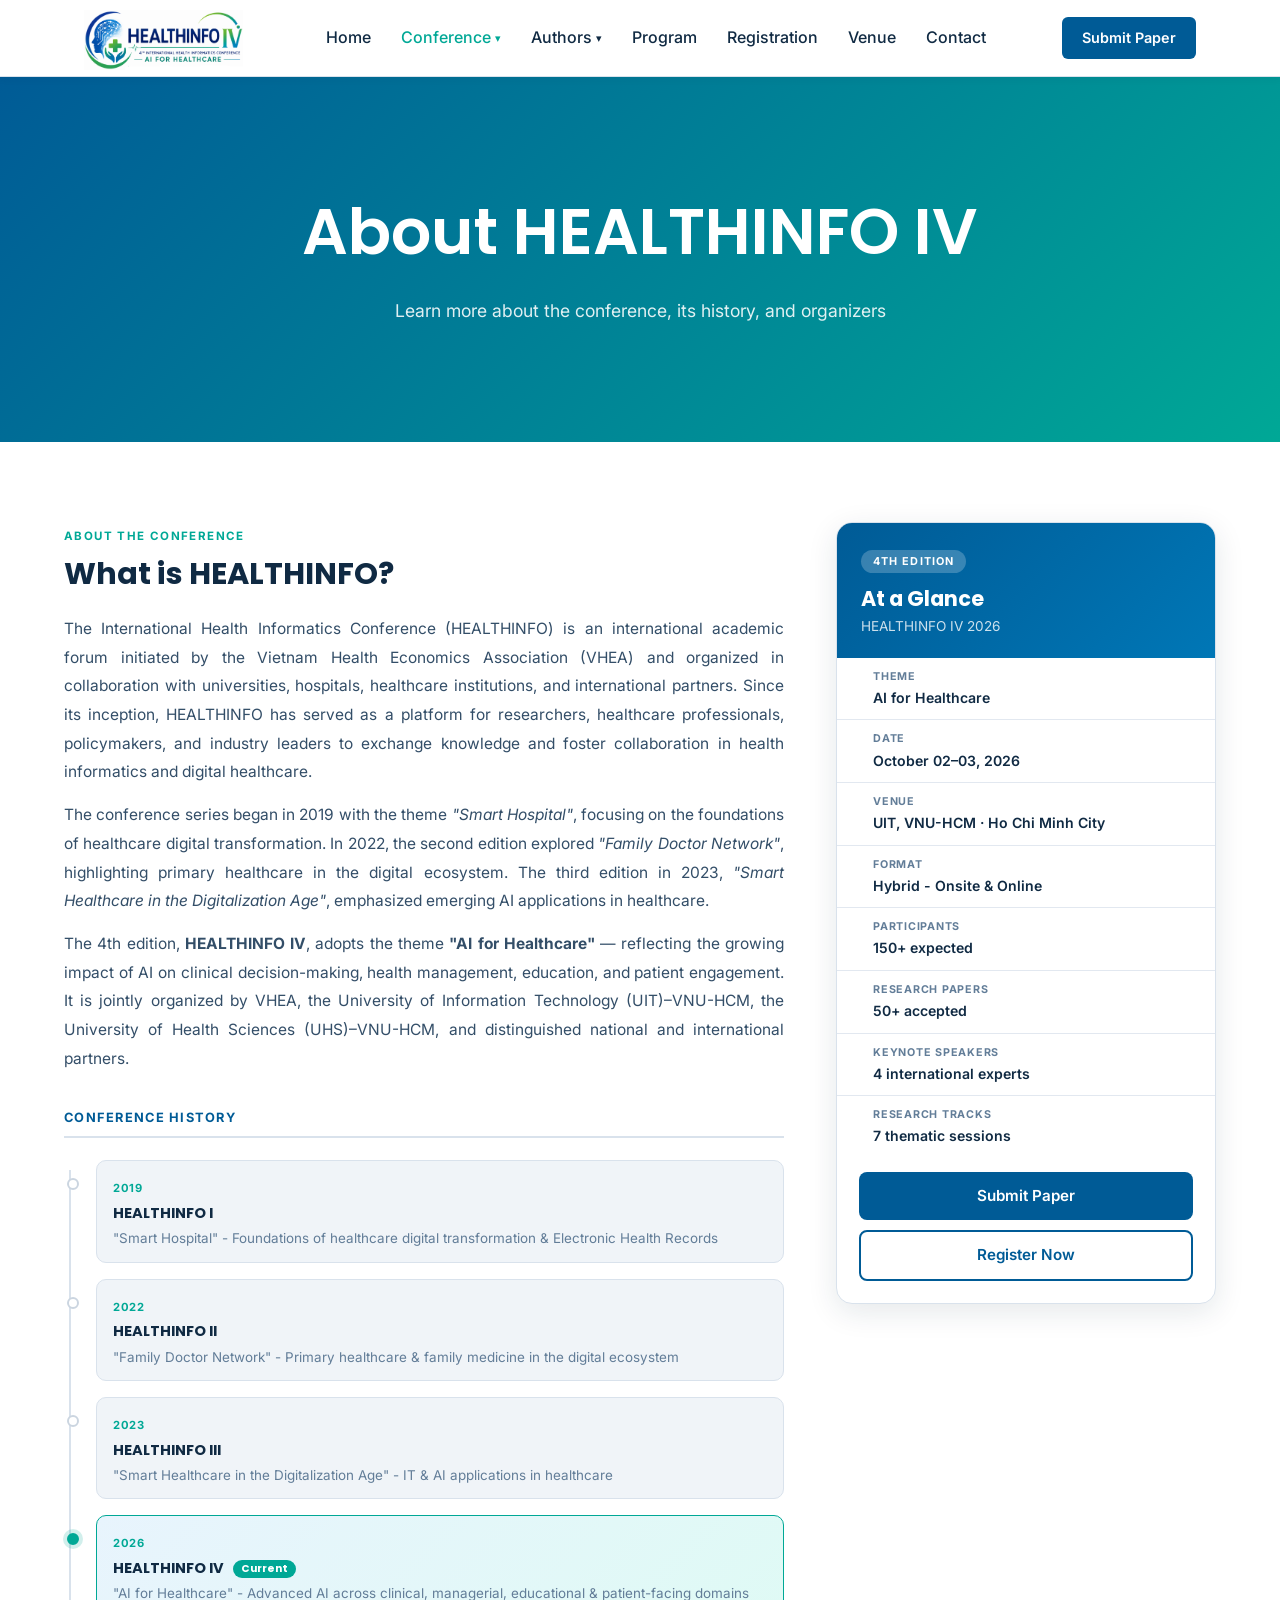
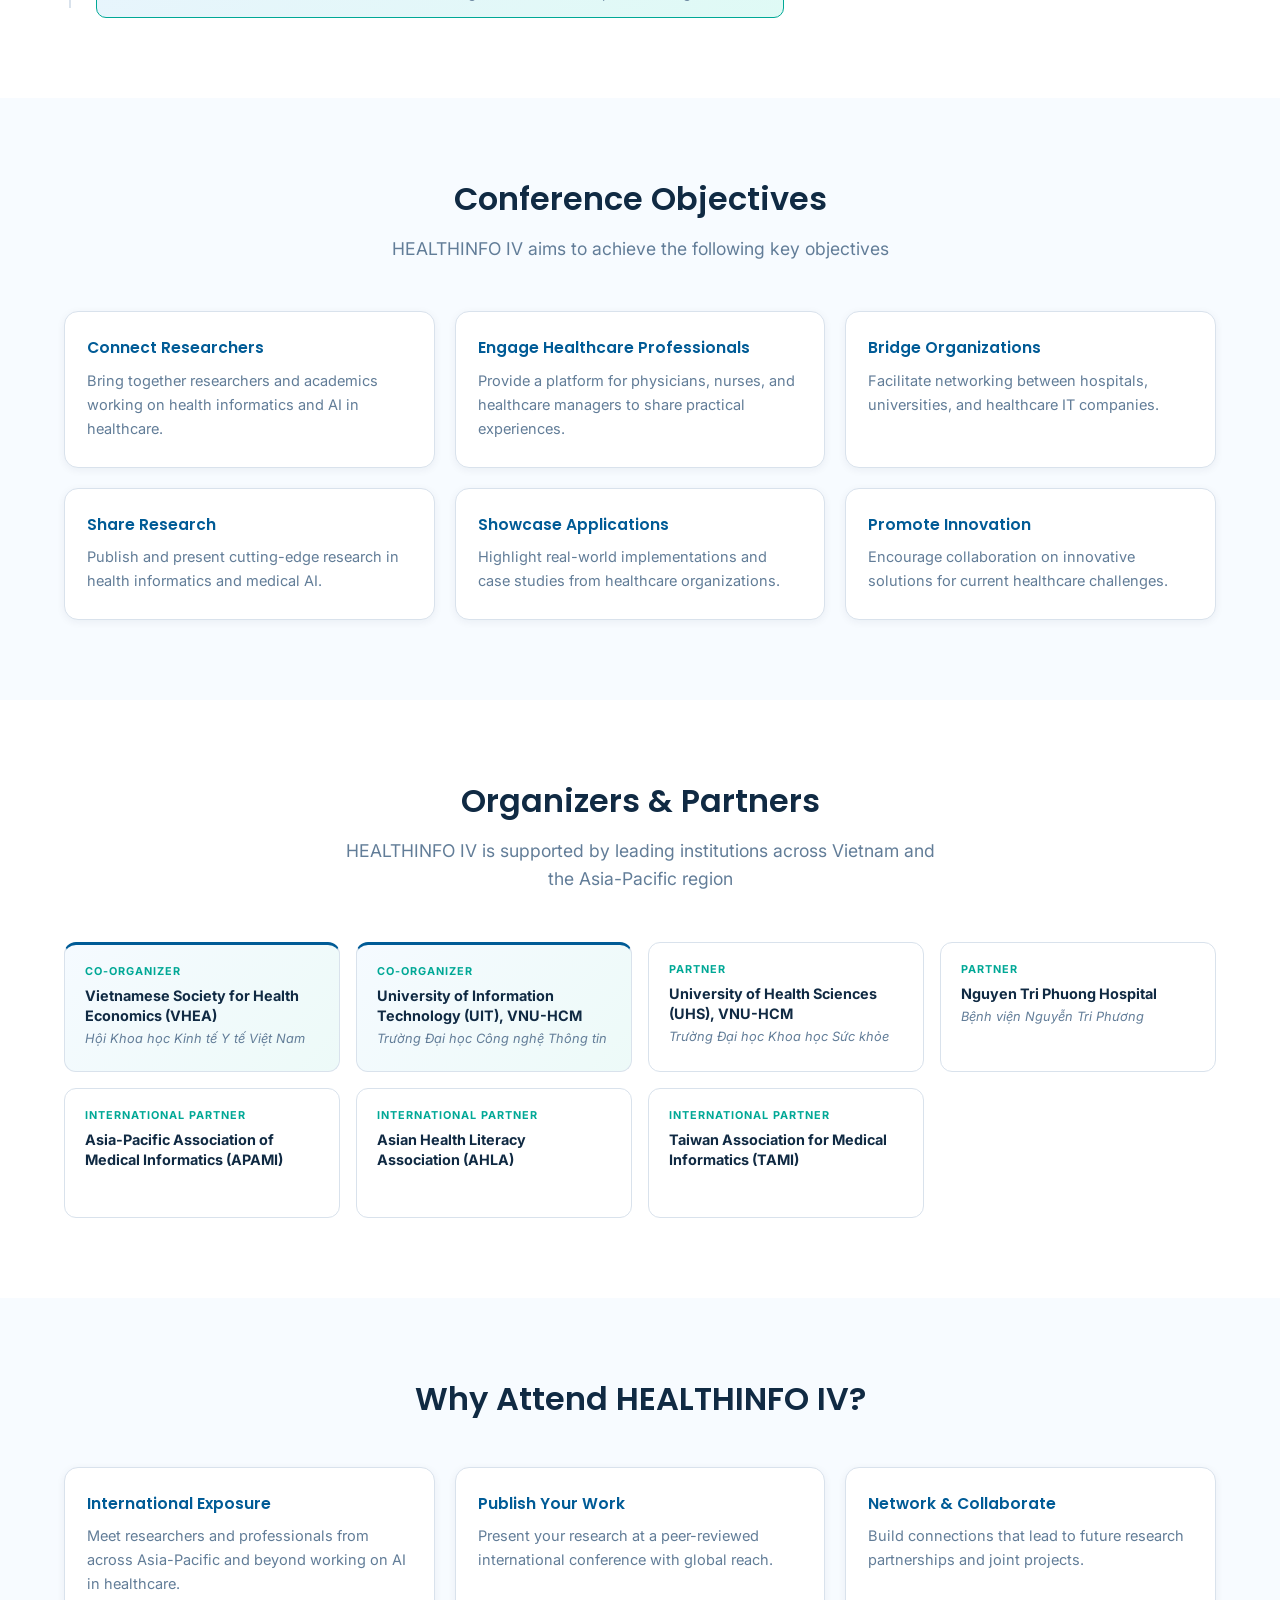
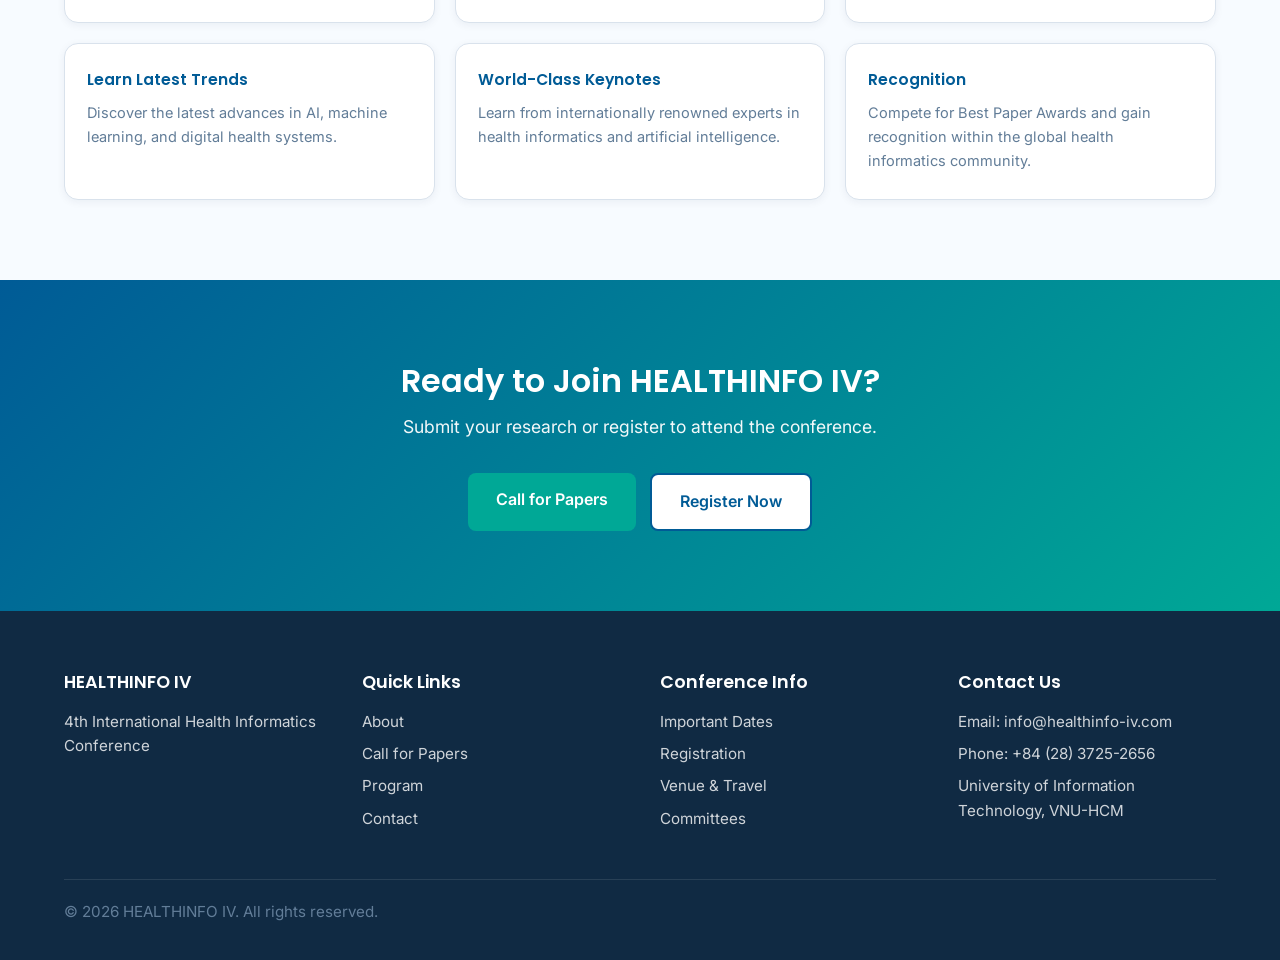
<file: about.html>
<!DOCTYPE html>
<html lang="en">
<head>
  <meta charset="UTF-8">
  <meta name="viewport" content="width=device-width, initial-scale=1.0">
  <title>About HEALTHINFO IV - International Health Informatics Conference</title>
  <link rel="stylesheet" href="assets/css/style.css">
  <link rel="icon" type="image/png" href="public/img/favicon.png">
</head>
<body>

  <!-- Header -->
  <header class="site-header" id="site-header">
    <div class="container header-wrapper">
      <a href="index.html" class="logo">
        <img src="public/img/logo-healthinfo.png" alt="HEALTHINFO IV Logo">
      </a>
      <nav class="main-nav" id="main-nav">
        <ul>
          <li><a href="index.html">Home</a></li>
          <li class="has-dropdown">
            <a href="#" class="dropdown-toggle nav-active">Conference <span class="arrow">▾</span></a>
            <ul class="dropdown">
              <li><a href="about.html">About</a></li>
              <li><a href="committees.html">Committees</a></li>
              <li><a href="speakers.html">Keynote Speakers</a></li>
            </ul>
          </li>
          <li class="has-dropdown">
            <a href="#" class="dropdown-toggle">Authors <span class="arrow">▾</span></a>
            <ul class="dropdown">
              <li><a href="call-for-papers.html">Call for Papers</a></li>
              <li><a href="important-dates.html">Important Dates</a></li>
            </ul>
          </li>
          <li><a href="program.html">Program</a></li>
          <li><a href="registration.html">Registration</a></li>
          <li><a href="venue.html">Venue</a></li>
          <li><a href="contact.html">Contact</a></li>
        </ul>
      </nav>
      <div class="header-right">
        <a href="call-for-papers.html" class="btn nav-cta-btn">Submit Paper</a>
        <button class="menu-toggle" id="menu-toggle" aria-label="Toggle menu">
          <span></span><span></span><span></span>
        </button>
      </div>
    </div>
  </header>

  <!-- Page Hero -->
  <section class="hero" style="min-height:280px; background:linear-gradient(135deg,#005b96 0%,#00a896 100%);">
    <div class="container hero-content">
      <h1>About HEALTHINFO IV</h1>
      <p class="page-hero-sub">Learn more about the conference, its history, and organizers</p>
    </div>
  </section>

  <!-- ── Main: intro + glance card ── -->
  <section class="section">
    <div class="container">
      <div class="ab-grid">

        <!-- Left -->
        <div>
          <span class="ab-eyebrow">About the Conference</span>
          <h2 class="ab-title">What is HEALTHINFO?</h2>
          <div class="ab-body">
            <p>The International Health Informatics Conference (HEALTHINFO) is an international academic forum initiated by the Vietnam Health Economics Association (VHEA) and organized in collaboration with universities, hospitals, healthcare institutions, and international partners. Since its inception, HEALTHINFO has served as a platform for researchers, healthcare professionals, policymakers, and industry leaders to exchange knowledge and foster collaboration in health informatics and digital healthcare.</p>
            <p>The conference series began in 2019 with the theme <em>"Smart Hospital"</em>, focusing on the foundations of healthcare digital transformation. In 2022, the second edition explored <em>"Family Doctor Network"</em>, highlighting primary healthcare in the digital ecosystem. The third edition in 2023, <em>"Smart Healthcare in the Digitalization Age"</em>, emphasized emerging AI applications in healthcare.</p>
            <p>The 4th edition, <strong>HEALTHINFO IV</strong>, adopts the theme <strong>"AI for Healthcare"</strong> — reflecting the growing impact of AI on clinical decision-making, health management, education, and patient engagement. It is jointly organized by VHEA, the University of Information Technology (UIT)&ndash;VNU-HCM, the University of Health Sciences (UHS)&ndash;VNU-HCM, and distinguished national and international partners.</p>
          </div>

          <h3 class="ab-hist-heading">Conference History</h3>
          <div class="tl">
            <div class="tl-item">
              <div class="tl-dot"></div>
              <div class="tl-box">
                <span class="tl-year">2019</span>
                <strong>HEALTHINFO I</strong>
                <p>"Smart Hospital" - Foundations of healthcare digital transformation &amp; Electronic Health Records</p>
              </div>
            </div>
            <div class="tl-item">
              <div class="tl-dot"></div>
              <div class="tl-box">
                <span class="tl-year">2022</span>
                <strong>HEALTHINFO II</strong>
                <p>"Family Doctor Network" - Primary healthcare &amp; family medicine in the digital ecosystem</p>
              </div>
            </div>
            <div class="tl-item">
              <div class="tl-dot"></div>
              <div class="tl-box">
                <span class="tl-year">2023</span>
                <strong>HEALTHINFO III</strong>
                <p>"Smart Healthcare in the Digitalization Age" - IT &amp; AI applications in healthcare</p>
              </div>
            </div>
            <div class="tl-item is-current">
              <div class="tl-dot"></div>
              <div class="tl-box">
                <span class="tl-year">2026</span>
                <strong>HEALTHINFO IV <span class="tl-badge">Current</span></strong>
                <p>"AI for Healthcare" - Advanced AI across clinical, managerial, educational &amp; patient-facing domains</p>
              </div>
            </div>
          </div>
        </div>

        <!-- Right: At a Glance -->
        <div class="gc">
          <div class="gc-head">
            <span class="gc-badge">4th Edition</span>
            <h3>At a Glance</h3>
            <p>HEALTHINFO IV 2026</p>
          </div>
          <ul class="gc-rows">
            <li>
              <span class="gc-icon"></span>
              <div class="gc-info"><span class="gc-label">Theme</span><span class="gc-value">AI for Healthcare</span></div>
            </li>
            <li>
              <span class="gc-icon"></span>
              <div class="gc-info"><span class="gc-label">Date</span><span class="gc-value">October 02&ndash;03, 2026</span></div>
            </li>
            <li>
              <span class="gc-icon"></span>
              <div class="gc-info"><span class="gc-label">Venue</span><span class="gc-value">UIT, VNU-HCM &middot; Ho Chi Minh City</span></div>
            </li>
            <li>
              <span class="gc-icon"></span>
              <div class="gc-info"><span class="gc-label">Format</span><span class="gc-value">Hybrid - Onsite &amp; Online</span></div>
            </li>
            <li>
              <span class="gc-icon"></span>
              <div class="gc-info"><span class="gc-label">Participants</span><span class="gc-value">150+ expected</span></div>
            </li>
            <li>
              <span class="gc-icon"></span>
              <div class="gc-info"><span class="gc-label">Research Papers</span><span class="gc-value">50+ accepted</span></div>
            </li>
            <li>
              <span class="gc-icon"></span>
              <div class="gc-info"><span class="gc-label">Keynote Speakers</span><span class="gc-value">4 international experts</span></div>
            </li>
            <li>
              <span class="gc-icon"></span>
              <div class="gc-info"><span class="gc-label">Research Tracks</span><span class="gc-value">7 thematic sessions</span></div>
            </li>
          </ul>
          <div class="gc-foot">
            <a href="call-for-papers.html" class="gc-btn-primary">Submit Paper</a>
            <a href="registration.html" class="gc-btn-outline">Register Now</a>
          </div>
        </div>

      </div>
    </div>
  </section>

  <!-- ── Conference Objectives ── -->
  <section class="section bg-light">
    <div class="container">
      <div class="section-title">
        <h2>Conference Objectives</h2>
        <p>HEALTHINFO IV aims to achieve the following key objectives</p>
      </div>
      <div class="feat-grid">
        <div class="feat-card">
          <h3>Connect Researchers</h3>
          <p>Bring together researchers and academics working on health informatics and AI in healthcare.</p>
        </div>
        <div class="feat-card">
          <h3>Engage Healthcare Professionals</h3>
          <p>Provide a platform for physicians, nurses, and healthcare managers to share practical experiences.</p>
        </div>
        <div class="feat-card">
          <h3>Bridge Organizations</h3>
          <p>Facilitate networking between hospitals, universities, and healthcare IT companies.</p>
        </div>
        <div class="feat-card">
          <h3>Share Research</h3>
          <p>Publish and present cutting-edge research in health informatics and medical AI.</p>
        </div>
        <div class="feat-card">
          <h3>Showcase Applications</h3>
          <p>Highlight real-world implementations and case studies from healthcare organizations.</p>
        </div>
        <div class="feat-card">
          <h3>Promote Innovation</h3>
          <p>Encourage collaboration on innovative solutions for current healthcare challenges.</p>
        </div>
      </div>
    </div>
  </section>

  <!-- ── Organizers & Partners ── -->
  <section class="section">
    <div class="container">
      <div class="section-title">
        <h2>Organizers &amp; Partners</h2>
        <p>HEALTHINFO IV is supported by leading institutions across Vietnam and the Asia-Pacific region</p>
      </div>
      <div class="about-org-grid">
        <div class="org-card is-main">
          <div class="org-role">Co-organizer</div>
          <strong>Vietnamese Society for Health Economics (VHEA)</strong>
          <span>Hội Khoa học Kinh tế Y tế Việt Nam</span>
        </div>
        <div class="org-card is-main">
          <div class="org-role">Co-organizer</div>
          <strong>University of Information Technology (UIT), VNU-HCM</strong>
          <span>Trường Đại học Công nghệ Thông tin</span>
        </div>
        <div class="org-card">
          <div class="org-role">Partner</div>
          <strong>University of Health Sciences (UHS), VNU-HCM</strong>
          <span>Trường Đại học Khoa học Sức khỏe</span>
        </div>
        <div class="org-card">
          <div class="org-role">Partner</div>
          <strong>Nguyen Tri Phuong Hospital</strong>
          <span>Bệnh viện Nguyễn Tri Phương</span>
        </div>
        <div class="org-card">
          <div class="org-role">International Partner</div>
          <strong>Asia-Pacific Association of Medical Informatics (APAMI)</strong>
        </div>
        <div class="org-card">
          <div class="org-role">International Partner</div>
          <strong>Asian Health Literacy Association (AHLA)</strong>
        </div>
        <div class="org-card">
          <div class="org-role">International Partner</div>
          <strong>Taiwan Association for Medical Informatics (TAMI)</strong>
        </div>
      </div>
    </div>
  </section>

  <!-- ── Why Attend ── -->
  <section class="section bg-light">
    <div class="container">
      <div class="section-title">
        <h2>Why Attend HEALTHINFO IV?</h2>
      </div>
      <div class="feat-grid">
        <div class="feat-card">
          <h3>International Exposure</h3>
          <p>Meet researchers and professionals from across Asia-Pacific and beyond working on AI in healthcare.</p>
        </div>
        <div class="feat-card">
          <h3>Publish Your Work</h3>
          <p>Present your research at a peer-reviewed international conference with global reach.</p>
        </div>
        <div class="feat-card">
          <h3>Network &amp; Collaborate</h3>
          <p>Build connections that lead to future research partnerships and joint projects.</p>
        </div>
        <div class="feat-card">
          <h3>Learn Latest Trends</h3>
          <p>Discover the latest advances in AI, machine learning, and digital health systems.</p>
        </div>
        <div class="feat-card">
          <h3>World-Class Keynotes</h3>
          <p>Learn from internationally renowned experts in health informatics and artificial intelligence.</p>
        </div>
        <div class="feat-card">
          <h3>Recognition</h3>
          <p>Compete for Best Paper Awards and gain recognition within the global health informatics community.</p>
        </div>
      </div>
    </div>
  </section>

  <!-- ── CTA ── -->
  <section class="section cta-section">
    <div class="container">
      <div class="cta-content">
        <h2>Ready to Join HEALTHINFO IV?</h2>
        <p>Submit your research or register to attend the conference.</p>
        <div class="hero-actions">
          <a href="call-for-papers.html" class="btn primary-btn">Call for Papers</a>
          <a href="registration.html" class="btn secondary-btn">Register Now</a>
        </div>
      </div>
    </div>
  </section>

  <!-- Footer -->
  <footer class="site-footer">
    <div class="container">
      <div class="footer-grid">
        <div class="footer-col">
          <h4>HEALTHINFO IV</h4>
          <p>4th International Health Informatics Conference</p>
        </div>
        <div class="footer-col">
          <h4>Quick Links</h4>
          <ul>
            <li><a href="about.html">About</a></li>
            <li><a href="call-for-papers.html">Call for Papers</a></li>
            <li><a href="program.html">Program</a></li>
            <li><a href="contact.html">Contact</a></li>
          </ul>
        </div>
        <div class="footer-col">
          <h4>Conference Info</h4>
          <ul>
            <li><a href="important-dates.html">Important Dates</a></li>
            <li><a href="registration.html">Registration</a></li>
            <li><a href="venue.html">Venue &amp; Travel</a></li>
            <li><a href="committees.html">Committees</a></li>
          </ul>
        </div>
        <div class="footer-col">
          <h4>Contact Us</h4>
          <p>Email: info@healthinfo-iv.com</p>
          <p>Phone: +84 (28) 3725-2656</p>
          <p>University of Information Technology, VNU-HCM</p>
        </div>
      </div>
      <div class="footer-bottom">
        <p>&copy; 2026 HEALTHINFO IV. All rights reserved.</p>
      </div>
    </div>
  </footer>

  <script src="assets/js/main.js"></script>
</body>
</html>
</file>
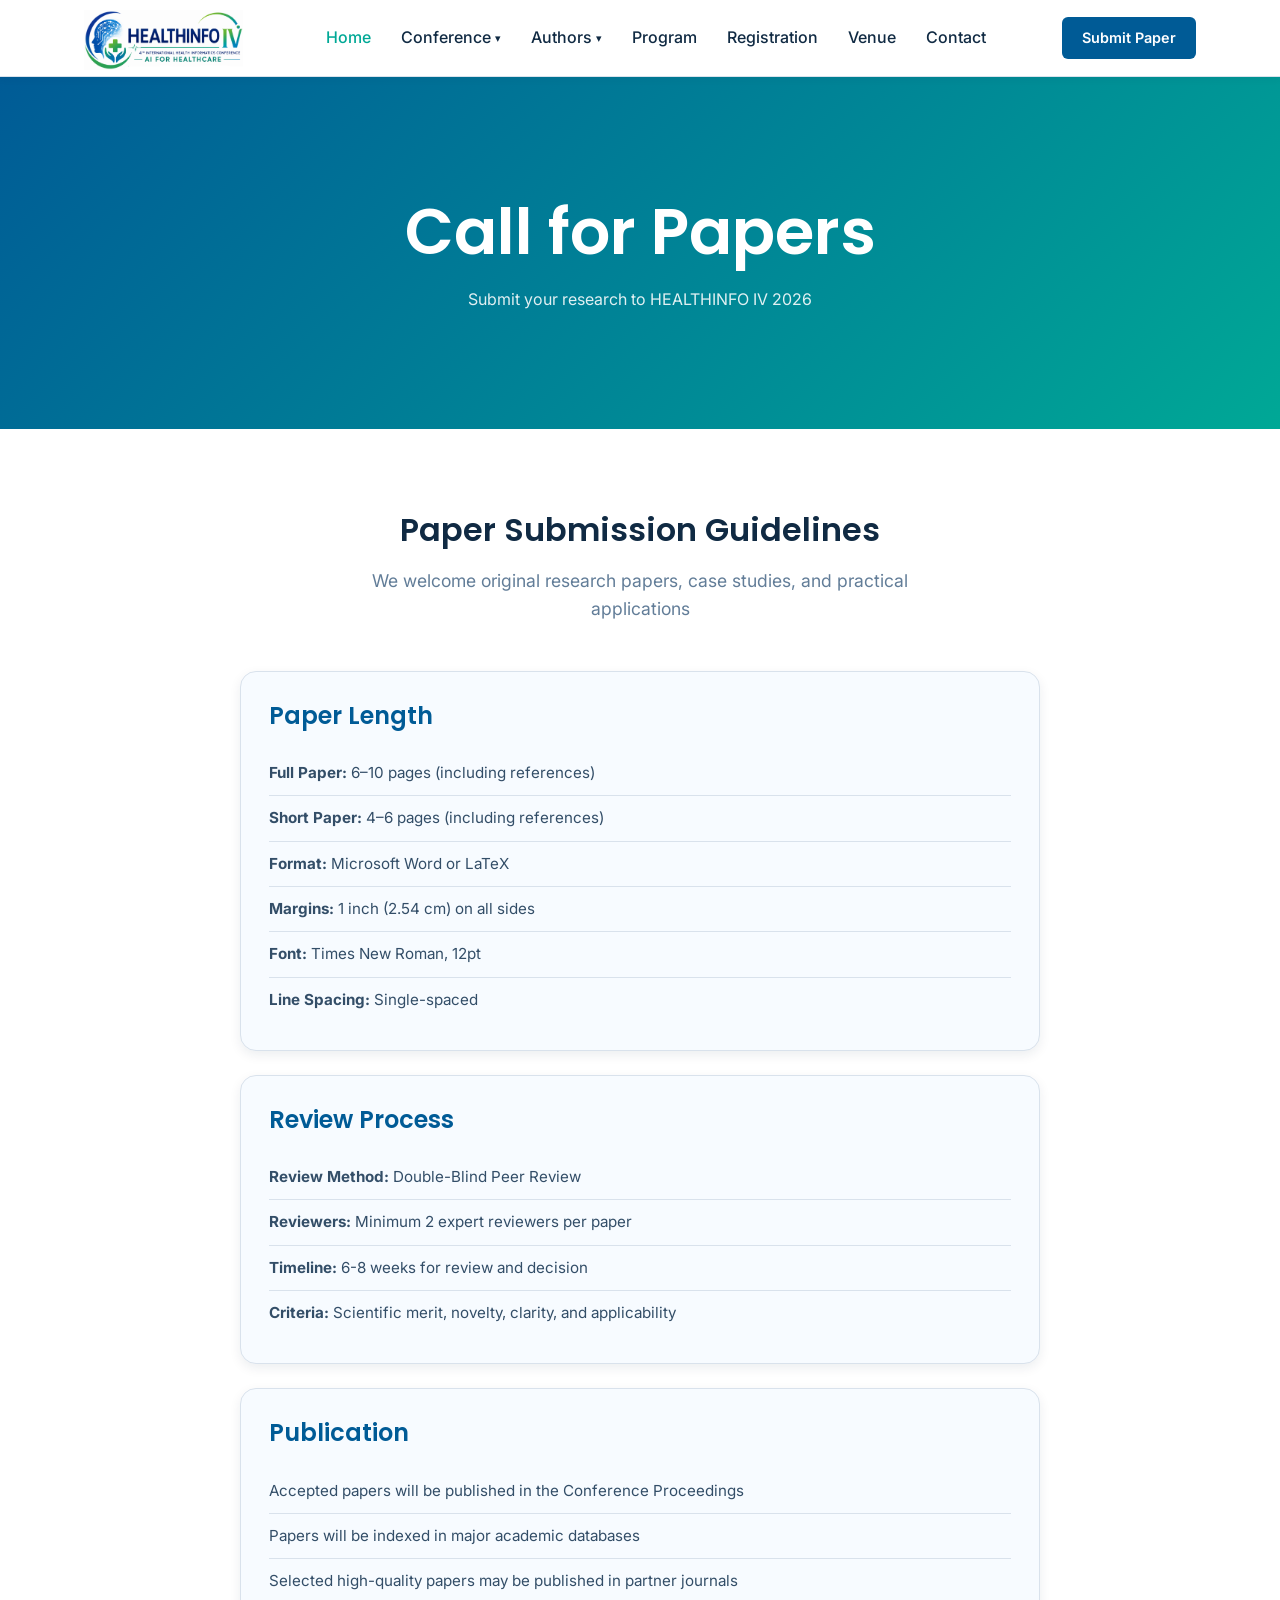
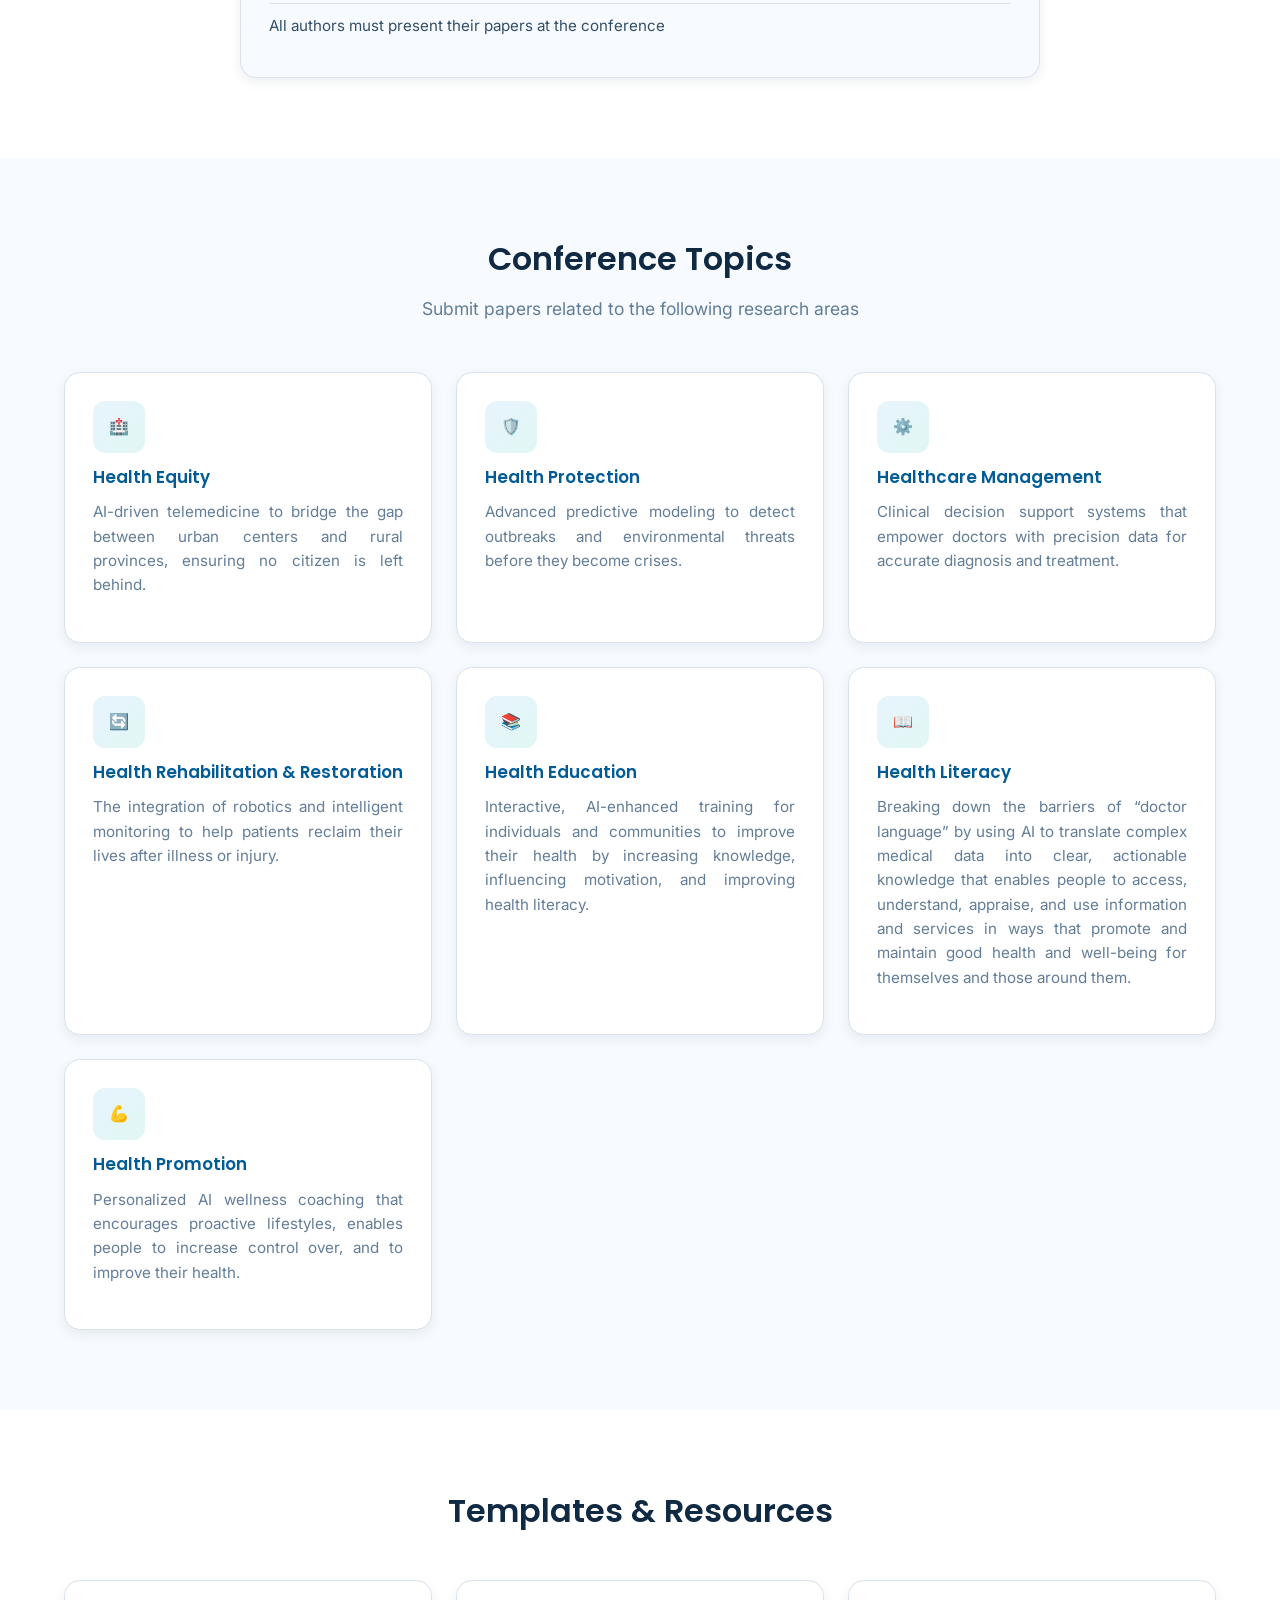
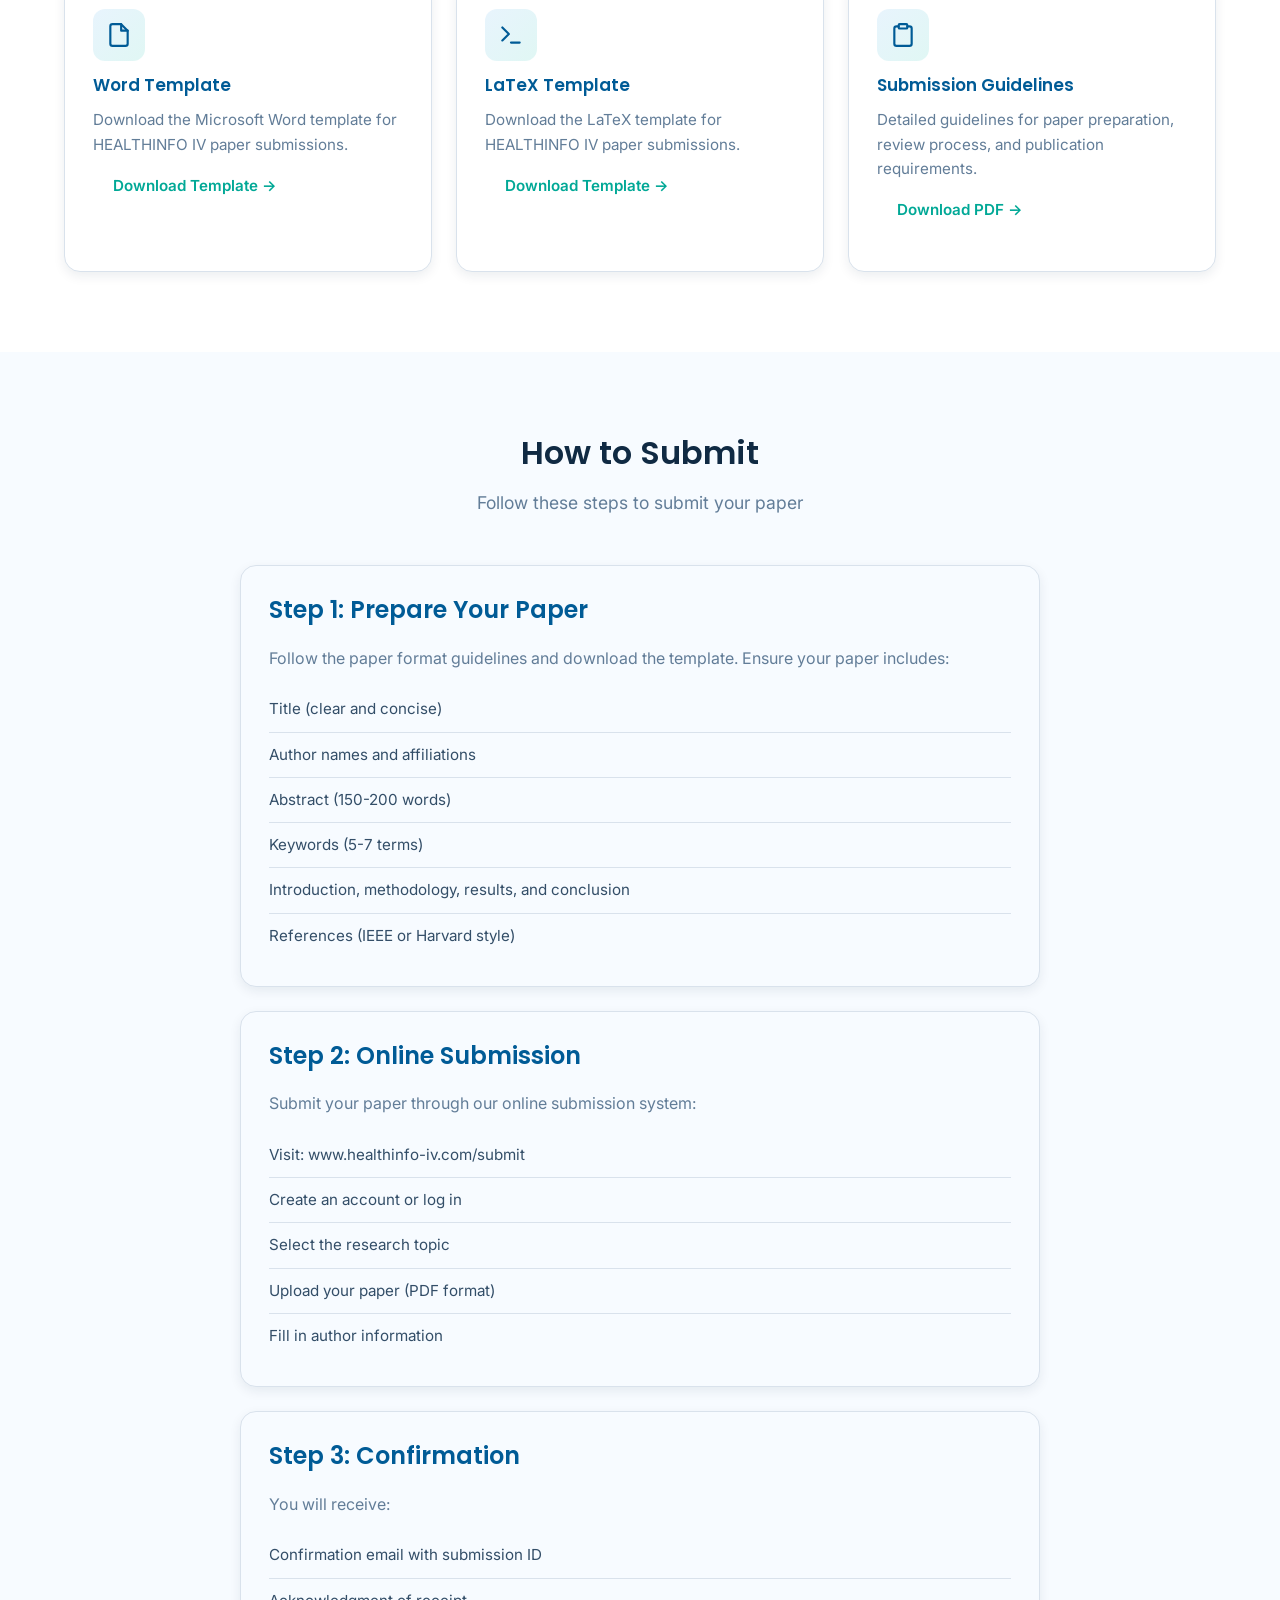
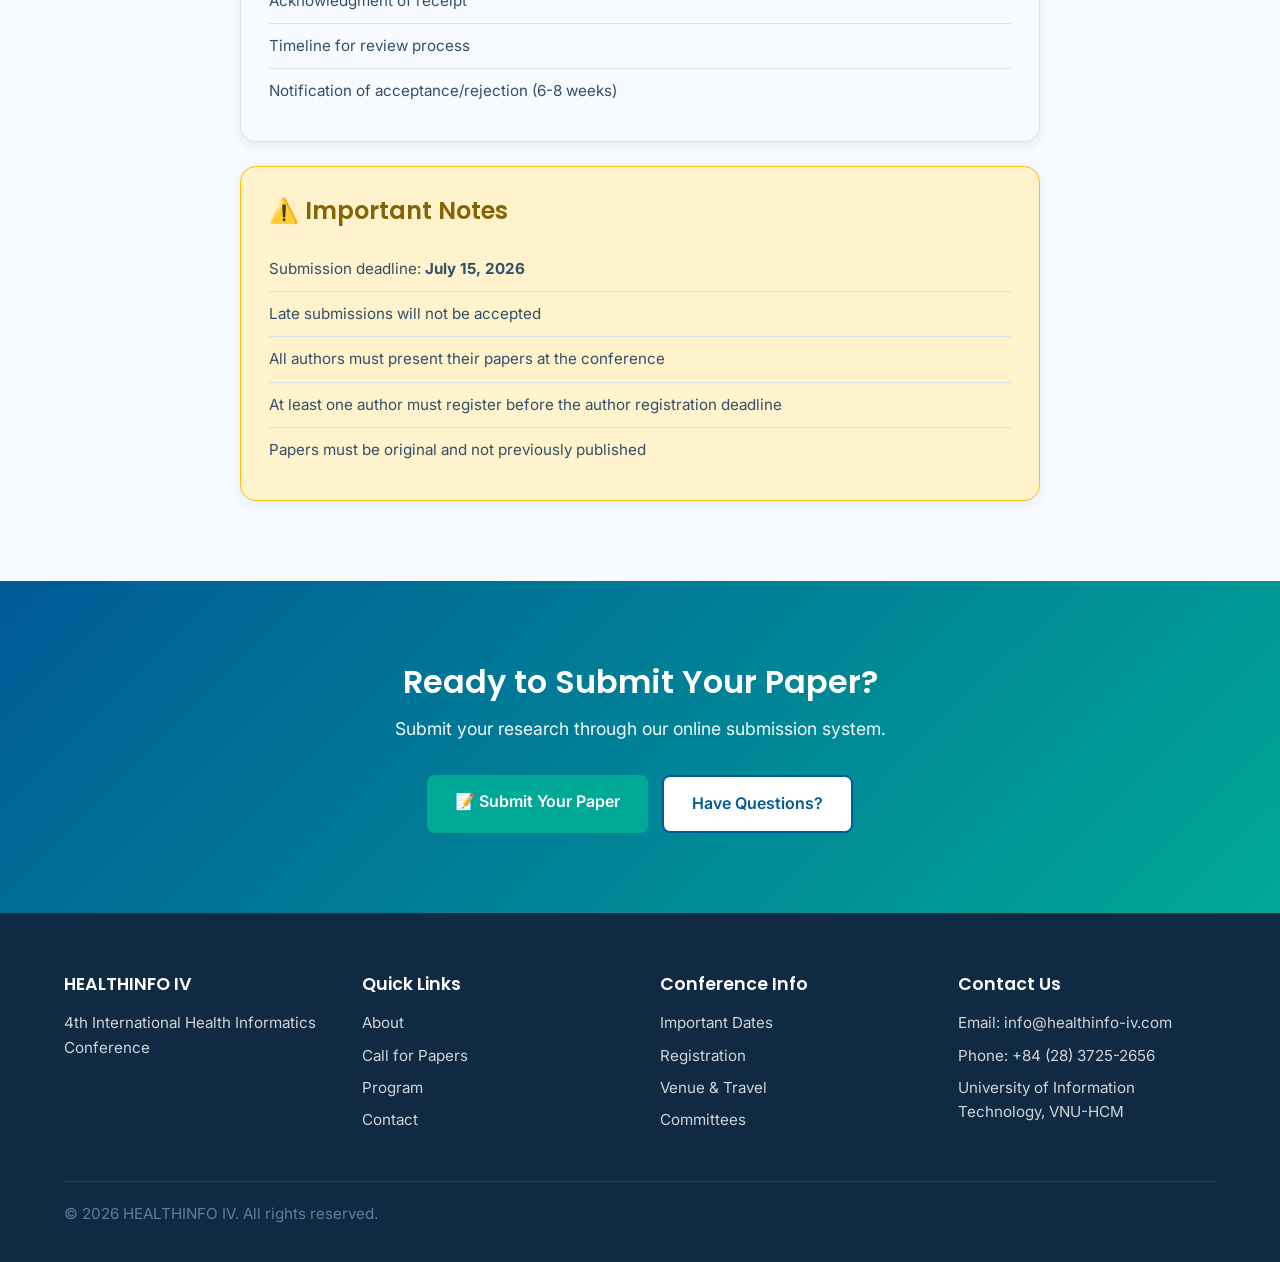
<file: call-for-papers.html>
<!DOCTYPE html>
<html lang="en">
<head>
  <meta charset="UTF-8">
  <meta name="viewport" content="width=device-width, initial-scale=1.0">
  <title>Call for Papers - HEALTHINFO IV 2026</title>
  <link rel="stylesheet" href="assets/css/style.css">
  <link rel="icon" type="image/png" href="public/img/favicon.png"> 
</head>
<body>

<!-- Header -->
  <header class="site-header" id="site-header">
    <div class="container header-wrapper">
      <a href="index.html" class="logo">
        <img src="public/img/logo-healthinfo.png" alt="HEALTHINFO IV Logo">
        
      </a>

      <nav class="main-nav" id="main-nav">
        <ul>
          <li><a href="index.html" class="nav-active">Home</a></li>
          <li class="has-dropdown">
            <a href="#" class="dropdown-toggle">Conference <span class="arrow">▾</span></a>
            <ul class="dropdown">
              <li><a href="about.html">About</a></li>
              <li><a href="committees.html">Committees</a></li>
              <li><a href="speakers.html">Keynote Speakers</a></li>
            </ul>
          </li>
          <li class="has-dropdown">
            <a href="#" class="dropdown-toggle">Authors <span class="arrow">▾</span></a>
            <ul class="dropdown">
              <li><a href="call-for-papers.html">Call for Papers</a></li>
              <li><a href="important-dates.html">Important Dates</a></li>
            </ul>
          </li>
          <li><a href="program.html">Program</a></li>
          <li><a href="registration.html">Registration</a></li>
          <li><a href="venue.html">Venue</a></li>
          <li><a href="contact.html">Contact</a></li>
        </ul>
      </nav>

      <div class="header-right">
        <a href="call-for-papers.html" class="btn nav-cta-btn">Submit Paper</a>
        <button class="menu-toggle" id="menu-toggle" aria-label="Toggle menu">
          <span></span><span></span><span></span>
        </button>
      </div>
    </div>
  </header>

  <!-- Page Title -->
  <section class="hero" style="min-height: 300px; background: linear-gradient(135deg, #005b96 0%, #00a896 100%);">
    <div class="container hero-content">
      <h1>Call for Papers</h1>
      <p>Submit your research to HEALTHINFO IV 2026</p>
    </div>
  </section>

  <!-- Paper Submission -->
  <section class="section">
    <div class="container">
      <div class="section-title">
        <h2>Paper Submission Guidelines</h2>
        <p>We welcome original research papers, case studies, and practical applications</p>
      </div>

      <div style="max-width: 800px; margin: 0 auto;">
        <div class="about-card" style="margin-bottom: 24px;">
          <h3>Paper Length</h3>
          <ul class="overview-list">
            <li><strong>Full Paper:</strong> 6–10 pages (including references)</li>
            <li><strong>Short Paper:</strong> 4–6 pages (including references)</li>
            <li><strong>Format:</strong> Microsoft Word or LaTeX</li>
            <li><strong>Margins:</strong> 1 inch (2.54 cm) on all sides</li>
            <li><strong>Font:</strong> Times New Roman, 12pt</li>
            <li><strong>Line Spacing:</strong> Single-spaced</li>
          </ul>
        </div>

        <div class="about-card" style="margin-bottom: 24px;">
          <h3>Review Process</h3>
          <ul class="overview-list">
            <li><strong>Review Method:</strong> Double-Blind Peer Review</li>
            <li><strong>Reviewers:</strong> Minimum 2 expert reviewers per paper</li>
            <li><strong>Timeline:</strong> 6-8 weeks for review and decision</li>
            <li><strong>Criteria:</strong> Scientific merit, novelty, clarity, and applicability</li>
          </ul>
        </div>

        <div class="about-card">
          <h3>Publication</h3>
          <ul class="overview-list">
            <li>Accepted papers will be published in the Conference Proceedings</li>
            <li>Papers will be indexed in major academic databases</li>
            <li>Selected high-quality papers may be published in partner journals</li>
            <li>All authors must present their papers at the conference</li>
          </ul>
        </div>
      </div>
    </div>
  </section>

  <!-- Conference Topics -->
  <section class="section" style="background: var(--light-color);">
    <div class="container">
      <div class="section-title">
        <h2>Conference Topics</h2>
        <p>Submit papers related to the following research areas</p>
      </div>

<div class="topics-grid">
        <div class="topic-card reveal-up">
          <div class="topic-icon-wrap"><span class="topic-icon">🏥</span></div>
          <h3>Health Equity</h3>
          <p>AI-driven telemedicine to bridge the gap between urban centers and rural provinces, ensuring no citizen is left behind.</p>
        </div>
        <div class="topic-card reveal-up" style="animation-delay:.06s">
          <div class="topic-icon-wrap"><span class="topic-icon">🛡️</span></div>
          <h3>Health Protection</h3>
          <p>Advanced predictive modeling to detect outbreaks and environmental threats before they become crises.</p>
        </div>
        <div class="topic-card reveal-up" style="animation-delay:.12s">
          <div class="topic-icon-wrap"><span class="topic-icon">⚙️</span></div>
          <h3>Healthcare Management</h3>
          <p>Clinical decision support systems that empower doctors with precision data for accurate diagnosis and treatment.</p>
        </div>
        <div class="topic-card reveal-up" style="animation-delay:.18s">
          <div class="topic-icon-wrap"><span class="topic-icon">🔄</span></div>
          <h3>Health Rehabilitation & Restoration</h3>
          <p>The integration of robotics and intelligent monitoring to help patients reclaim their lives after illness or injury.</p>
        </div>
        <div class="topic-card reveal-up" style="animation-delay:.24s">
          <div class="topic-icon-wrap"><span class="topic-icon">📚</span></div>
          <h3>Health Education</h3>
          <p>Interactive, AI-enhanced training for individuals and communities to improve their health by increasing knowledge, influencing motivation, and improving health literacy.</p>
        </div>
        <div class="topic-card reveal-up" style="animation-delay:.30s">
          <div class="topic-icon-wrap"><span class="topic-icon">📖</span></div>
          <h3>Health Literacy</h3>
          <p>Breaking down the barriers of “doctor language” by using AI to translate complex medical data into clear, actionable knowledge that enables people to access, understand, appraise, and use information and services in ways that promote and maintain good health and well-being for themselves and those around them.</p>
        </div>
        <div class="topic-card reveal-up" style="animation-delay:.36s">
          <div class="topic-icon-wrap"><span class="topic-icon">💪</span></div>
          <h3>Health Promotion</h3>
          <p>Personalized AI wellness coaching that encourages proactive lifestyles, enables people to increase control over, and to improve their health.</p>
        </div>
      </div>
    </div>
  </section>

  <!-- Templates & Resources -->
  <section class="section">
    <div class="container">
      <div class="section-title">
        <h2>Templates & Resources</h2>
      </div>

      <div class="topics-grid">
        <div class="topic-card">
          <div class="topic-icon-wrap"><svg viewBox="0 0 24 24" width="26" height="26" fill="none" stroke="currentColor" stroke-width="2" stroke-linecap="round" stroke-linejoin="round"><path d="M14 2H6a2 2 0 0 0-2 2v16a2 2 0 0 0 2 2h12a2 2 0 0 0 2-2V8z"/><polyline points="14 2 14 8 20 8"/></svg></div>
          <h3>Word Template</h3>
          <p>Download the Microsoft Word template for HEALTHINFO IV paper submissions.</p>
          <a href="#download" class="card-link">Download Template &rarr;</a>
        </div>

        <div class="topic-card">
          <div class="topic-icon-wrap"><svg viewBox="0 0 24 24" width="26" height="26" fill="none" stroke="currentColor" stroke-width="2" stroke-linecap="round" stroke-linejoin="round"><polyline points="4 17 10 11 4 5"/><line x1="12" y1="19" x2="20" y2="19"/></svg></div>
          <h3>LaTeX Template</h3>
          <p>Download the LaTeX template for HEALTHINFO IV paper submissions.</p>
          <a href="#download" class="card-link">Download Template &rarr;</a>
        </div>

        <div class="topic-card">
          <div class="topic-icon-wrap"><svg viewBox="0 0 24 24" width="26" height="26" fill="none" stroke="currentColor" stroke-width="2" stroke-linecap="round" stroke-linejoin="round"><path d="M16 4h2a2 2 0 0 1 2 2v14a2 2 0 0 1-2 2H6a2 2 0 0 1-2-2V6a2 2 0 0 1 2-2h2"/><rect x="8" y="2" width="8" height="4" rx="1"/></svg></div>
          <h3>Submission Guidelines</h3>
          <p>Detailed guidelines for paper preparation, review process, and publication requirements.</p>
          <a href="#download" class="card-link">Download PDF &rarr;</a>
        </div>
      </div>
    </div>
  </section>

  <!-- Submission Instructions -->
  <section class="section" style="background: var(--light-color);">
    <div class="container">
      <div class="section-title">
        <h2>How to Submit</h2>
        <p>Follow these steps to submit your paper</p>
      </div>

      <div style="max-width: 800px; margin: 0 auto;">
        <div style="display: grid; gap: 24px;">
          <div class="about-card">
            <h3>Step 1: Prepare Your Paper</h3>
            <p>Follow the paper format guidelines and download the template. Ensure your paper includes:</p>
            <ul class="overview-list">
              <li>Title (clear and concise)</li>
              <li>Author names and affiliations</li>
              <li>Abstract (150-200 words)</li>
              <li>Keywords (5-7 terms)</li>
              <li>Introduction, methodology, results, and conclusion</li>
              <li>References (IEEE or Harvard style)</li>
            </ul>
          </div>

          <div class="about-card">
            <h3>Step 2: Online Submission</h3>
            <p>Submit your paper through our online submission system:</p>
            <ul class="overview-list">
              <li>Visit: www.healthinfo-iv.com/submit</li>
              <li>Create an account or log in</li>
              <li>Select the research topic</li>
              <li>Upload your paper (PDF format)</li>
              <li>Fill in author information</li>
            </ul>
          </div>

          <div class="about-card">
            <h3>Step 3: Confirmation</h3>
            <p>You will receive:</p>
            <ul class="overview-list">
              <li>Confirmation email with submission ID</li>
              <li>Acknowledgment of receipt</li>
              <li>Timeline for review process</li>
              <li>Notification of acceptance/rejection (6-8 weeks)</li>
            </ul>
          </div>
        </div>

        <div class="about-card" style="margin-top: 24px; background: #fff3cd; border-color: #ffc107;">
          <h3 style="color: #856404;">⚠️ Important Notes</h3>
          <ul class="overview-list" style="color: #856404;">
            <li>Submission deadline: <strong>July 15, 2026</strong></li>
            <li>Late submissions will not be accepted</li>
            <li>All authors must present their papers at the conference</li>
            <li>At least one author must register before the author registration deadline</li>
            <li>Papers must be original and not previously published</li>
          </ul>
        </div>
      </div>
    </div>
  </section>

  <!-- CTA -->
  <section class="section cta-section">
    <div class="container">
      <div class="cta-content">
        <h2>Ready to Submit Your Paper?</h2>
        <p>Submit your research through our online submission system.</p>
        <div class="hero-actions">
          <a href="#submit" class="btn primary-btn">📝 Submit Your Paper</a>
          <a href="contact.html" class="btn secondary-btn">Have Questions?</a>
        </div>
      </div>
    </div>
  </section>

  <!-- Footer -->
  <footer class="site-footer">
    <div class="container">
      <div class="footer-grid">
        <div class="footer-col">
          <h4>HEALTHINFO IV</h4>
          <p>4th International Health Informatics Conference</p>
        </div>

        <div class="footer-col">
          <h4>Quick Links</h4>
          <ul>
            <li><a href="about.html">About</a></li>
            <li><a href="call-for-papers.html">Call for Papers</a></li>
            <li><a href="program.html">Program</a></li>
            <li><a href="contact.html">Contact</a></li>
          </ul>
        </div>

        <div class="footer-col">
          <h4>Conference Info</h4>
          <ul>
            <li><a href="important-dates.html">Important Dates</a></li>
            <li><a href="registration.html">Registration</a></li>
            <li><a href="venue.html">Venue & Travel</a></li>
            <li><a href="committees.html">Committees</a></li>
          </ul>
        </div>

        <div class="footer-col">
          <h4>Contact Us</h4>
          <p>Email: info@healthinfo-iv.com</p>
          <p>Phone: +84 (28) 3725-2656</p>
          <p>University of Information Technology, VNU-HCM</p>
        </div>
      </div>

      <div class="footer-bottom">
        <p>&copy; 2026 HEALTHINFO IV. All rights reserved.</p>
      </div>
    </div>
  </footer>

  <script src="assets/js/main.js"></script>
</body>
</html>
</file>
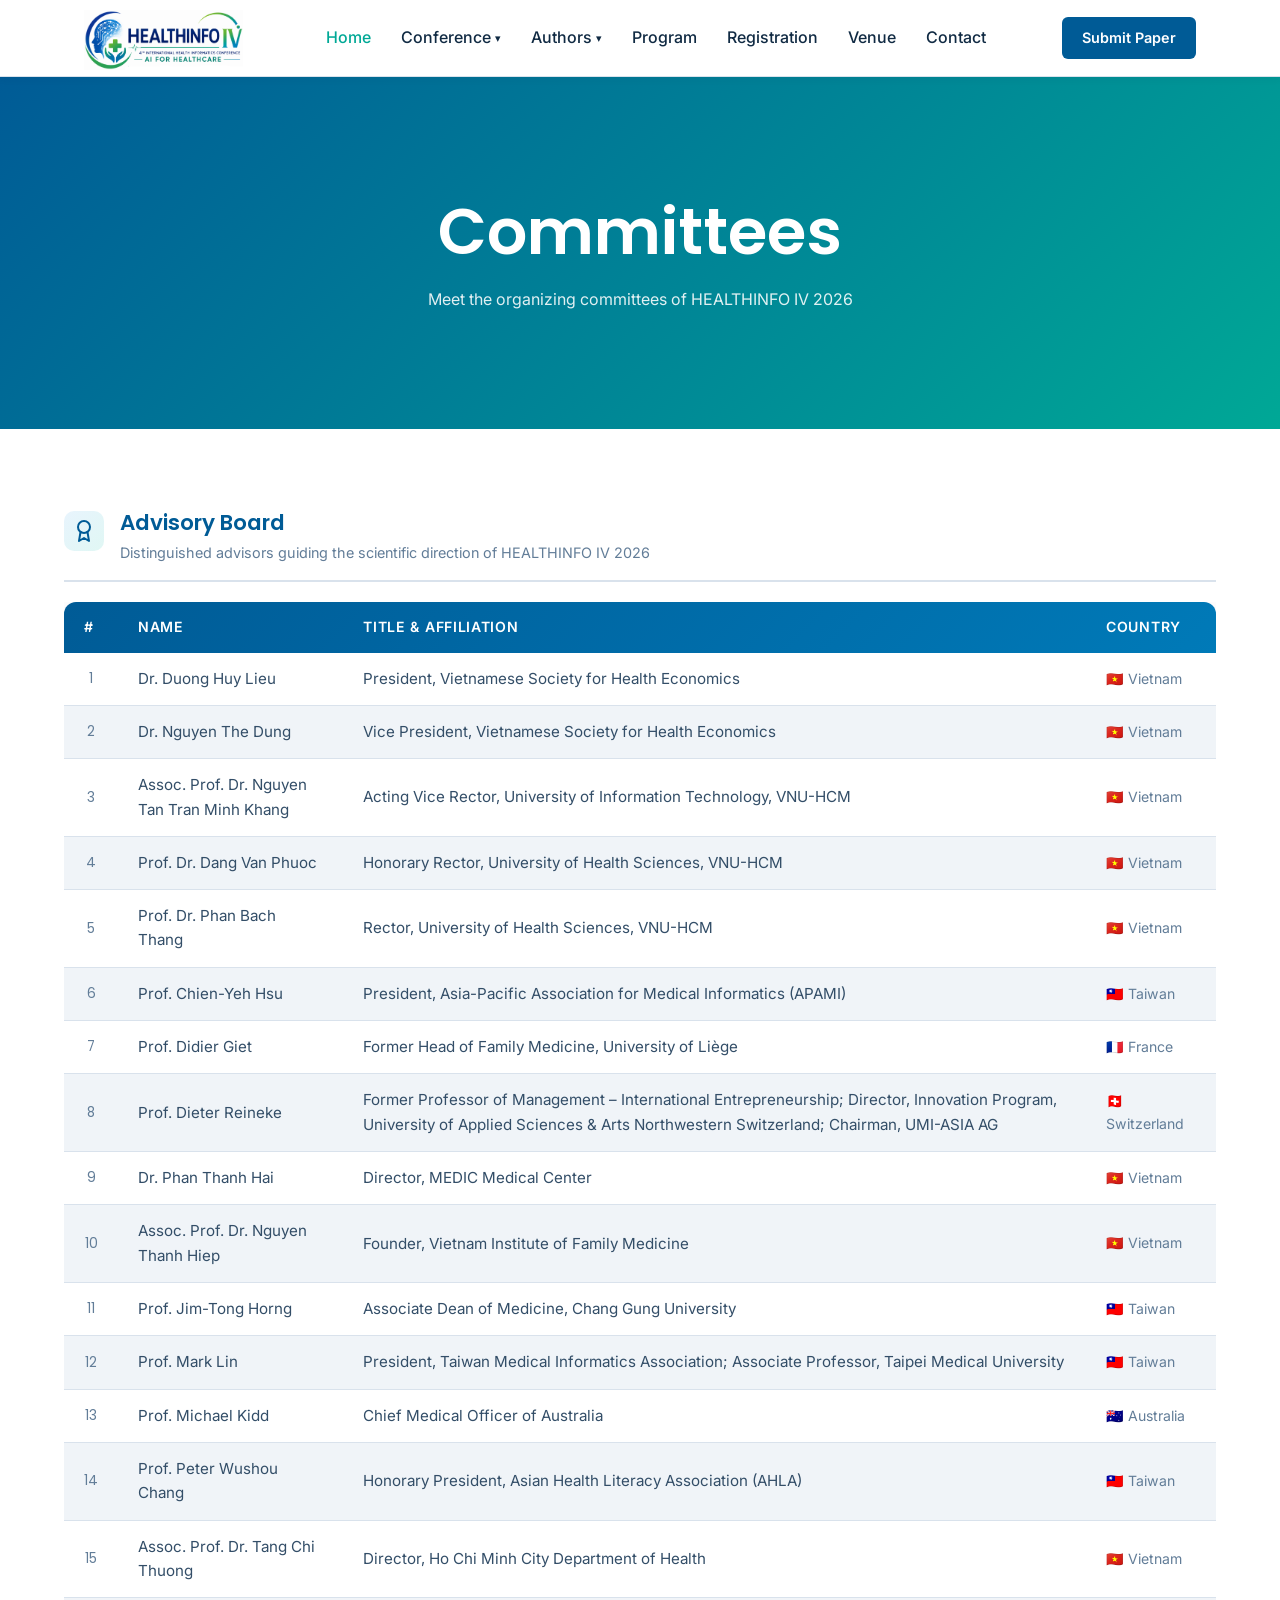
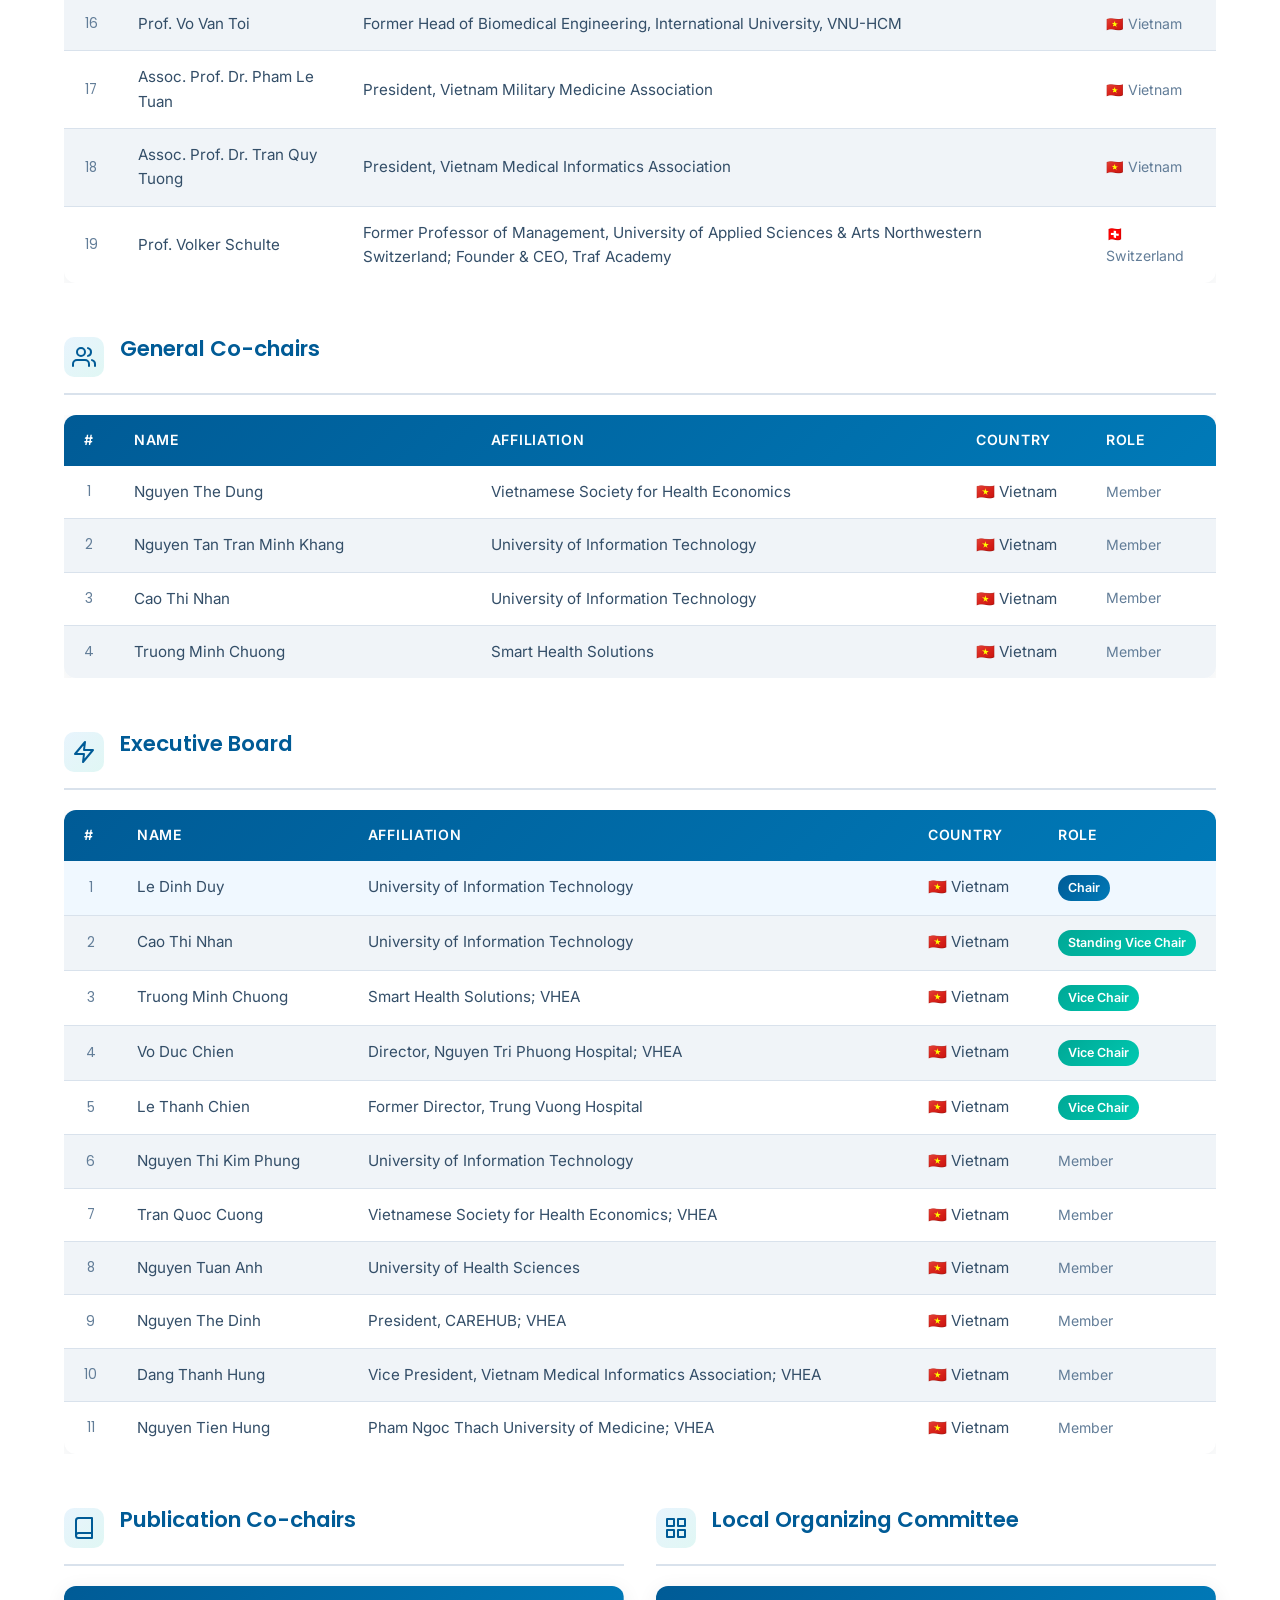
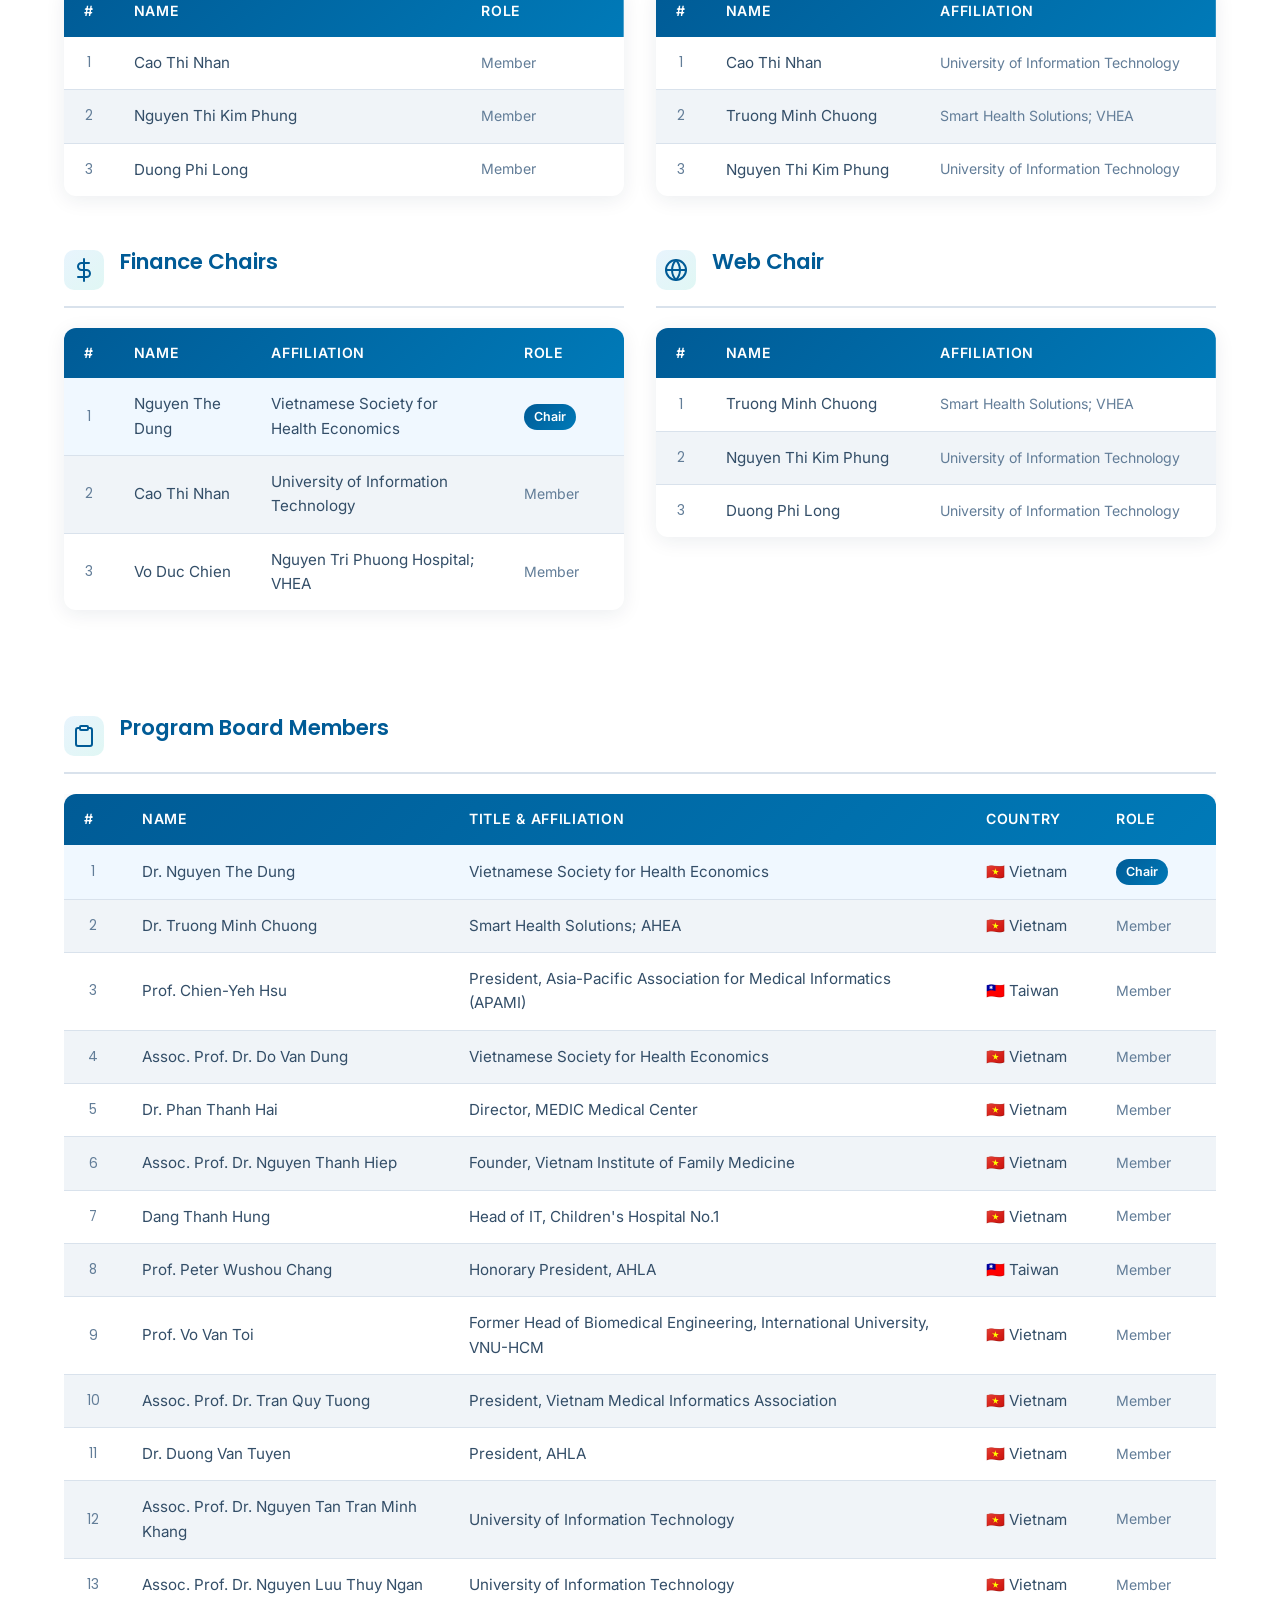
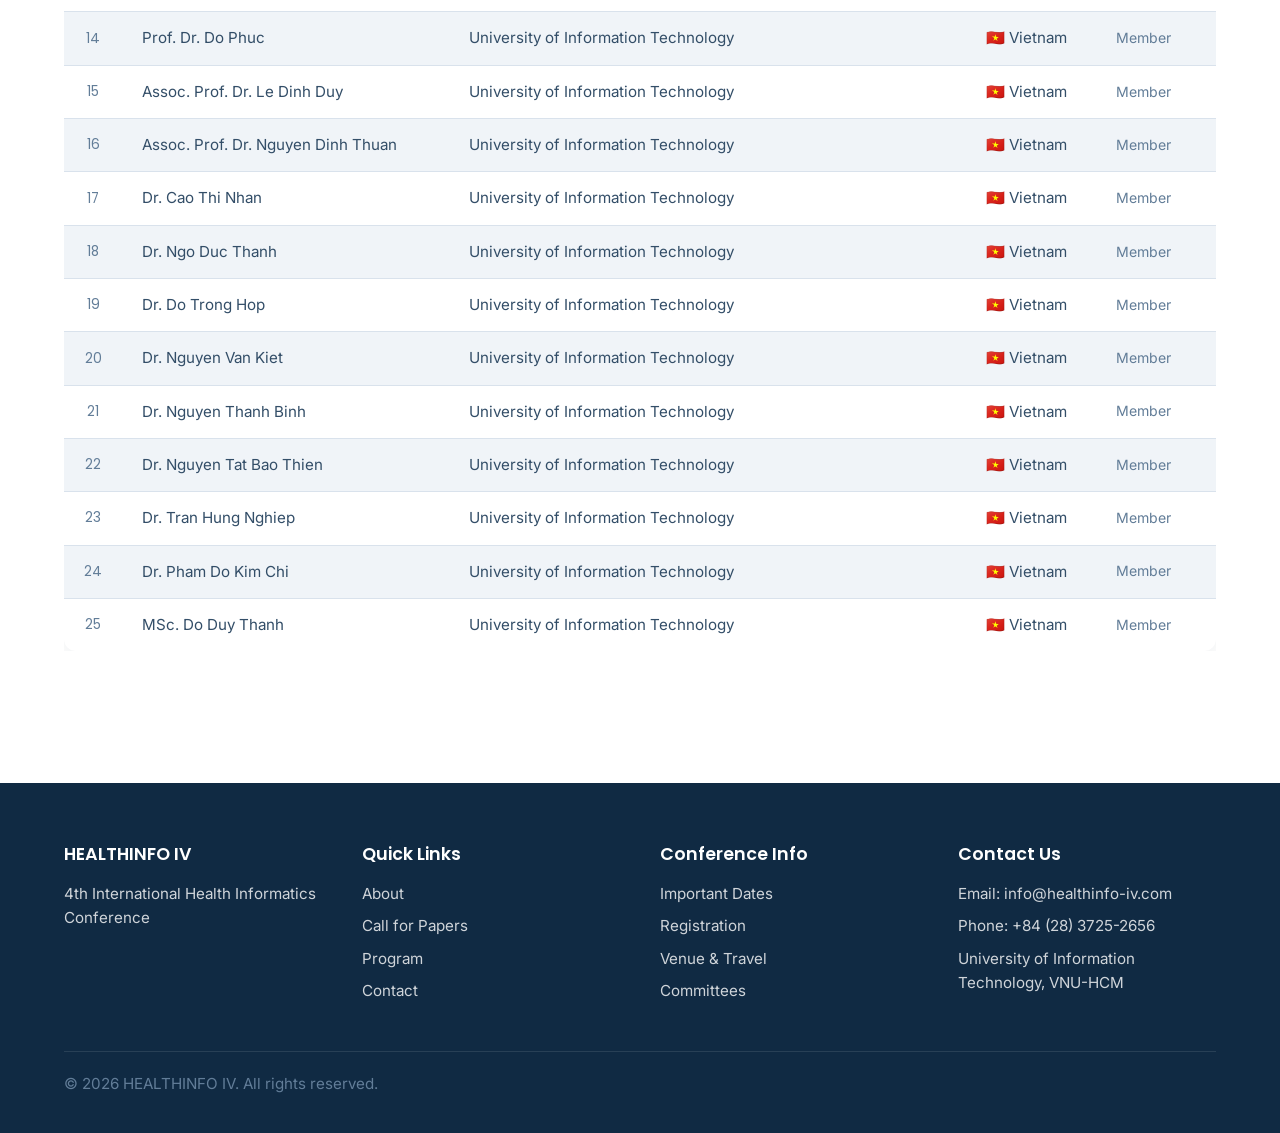
<file: committees.html>
<!DOCTYPE html>
<html lang="en">
<head>
  <meta charset="UTF-8">
  <meta name="viewport" content="width=device-width, initial-scale=1.0">
  <title>Committees - HEALTHINFO IV 2026</title>
  <link rel="stylesheet" href="assets/css/style.css">  
  <link rel="icon" type="image/png" href="public/img/favicon.png">
</head>
<body>

<!-- Header -->
  <header class="site-header" id="site-header">
    <div class="container header-wrapper">
      <a href="index.html" class="logo">
        <img src="public/img/logo-healthinfo.png" alt="HEALTHINFO IV Logo">
        
      </a>

      <nav class="main-nav" id="main-nav">
        <ul>
          <li><a href="index.html" class="nav-active">Home</a></li>
          <li class="has-dropdown">
            <a href="#" class="dropdown-toggle">Conference <span class="arrow">▾</span></a>
            <ul class="dropdown">
              <li><a href="about.html">About</a></li>
              <li><a href="committees.html">Committees</a></li>
              <li><a href="speakers.html">Keynote Speakers</a></li>
            </ul>
          </li>
          <li class="has-dropdown">
            <a href="#" class="dropdown-toggle">Authors <span class="arrow">▾</span></a>
            <ul class="dropdown">
              <li><a href="call-for-papers.html">Call for Papers</a></li>
              <li><a href="important-dates.html">Important Dates</a></li>
            </ul>
          </li>
          <li><a href="program.html">Program</a></li>
          <li><a href="registration.html">Registration</a></li>
          <li><a href="venue.html">Venue</a></li>
          <li><a href="contact.html">Contact</a></li>
        </ul>
      </nav>

      <div class="header-right">
        <a href="call-for-papers.html" class="btn nav-cta-btn">Submit Paper</a>
        <button class="menu-toggle" id="menu-toggle" aria-label="Toggle menu">
          <span></span><span></span><span></span>
        </button>
      </div>
    </div>
  </header>


  <!-- Page Title -->
  <section class="hero" style="min-height: 300px; background: linear-gradient(135deg, #005b96 0%, #00a896 100%);">
    <div class="container hero-content">
      <h1>Committees</h1>
      <p>Meet the organizing committees of HEALTHINFO IV 2026</p>
    </div>
  </section>

  <!-- Advisory Board -->
  <section class="section">
    <div class="container">
      <div class="committee-block">
        <div class="committee-heading">
          <span class="committee-icon"><svg viewBox="0 0 24 24"><circle cx="12" cy="8" r="6"/><path d="M15.477 12.89L17 22l-5-3-5 3 1.523-9.11"/></svg></span>
          <div>
            <h2>Advisory Board</h2>
            <p>Distinguished advisors guiding the scientific direction of HEALTHINFO IV 2026</p>
          </div>
        </div>
        <div style="overflow-x: auto;">
          <table class="program-table committee-table">
            <thead>
              <tr>
                <th style="width:44px">#</th>
                <th>Name</th>
                <th>Title &amp; Affiliation</th>
                <th style="width:130px">Country</th>
              </tr>
            </thead>
            <tbody>
              <tr><td>1</td><td>Dr. Duong Huy Lieu</td><td>President, Vietnamese Society for Health Economics</td><td>🇻🇳 Vietnam</td></tr>
              <tr><td>2</td><td>Dr. Nguyen The Dung</td><td>Vice President, Vietnamese Society for Health Economics</td><td>🇻🇳 Vietnam</td></tr>
              <tr><td>3</td><td>Assoc. Prof. Dr. Nguyen Tan Tran Minh Khang</td><td>Acting Vice Rector, University of Information Technology, VNU-HCM</td><td>🇻🇳 Vietnam</td></tr>
              <tr><td>4</td><td>Prof. Dr. Dang Van Phuoc</td><td>Honorary Rector, University of Health Sciences, VNU-HCM</td><td>🇻🇳 Vietnam</td></tr>
              <tr><td>5</td><td>Prof. Dr. Phan Bach Thang</td><td>Rector, University of Health Sciences, VNU-HCM</td><td>🇻🇳 Vietnam</td></tr>
              <tr><td>6</td><td>Prof. Chien-Yeh Hsu</td><td>President, Asia-Pacific Association for Medical Informatics (APAMI)</td><td>🇹🇼 Taiwan</td></tr>
              <tr><td>7</td><td>Prof. Didier Giet</td><td>Former Head of Family Medicine, University of Liège</td><td>🇫🇷 France</td></tr>
              <tr><td>8</td><td>Prof. Dieter Reineke</td><td>Former Professor of Management – International Entrepreneurship; Director, Innovation Program, University of Applied Sciences &amp; Arts Northwestern Switzerland; Chairman, UMI-ASIA AG</td><td>🇨🇭 Switzerland</td></tr>
              <tr><td>9</td><td>Dr. Phan Thanh Hai</td><td>Director, MEDIC Medical Center</td><td>🇻🇳 Vietnam</td></tr>
              <tr><td>10</td><td>Assoc. Prof. Dr. Nguyen Thanh Hiep</td><td>Founder, Vietnam Institute of Family Medicine</td><td>🇻🇳 Vietnam</td></tr>
              <tr><td>11</td><td>Prof. Jim-Tong Horng</td><td>Associate Dean of Medicine, Chang Gung University</td><td>🇹🇼 Taiwan</td></tr>
              <tr><td>12</td><td>Prof. Mark Lin</td><td>President, Taiwan Medical Informatics Association; Associate Professor, Taipei Medical University</td><td>🇹🇼 Taiwan</td></tr>
              <tr><td>13</td><td>Prof. Michael Kidd</td><td>Chief Medical Officer of Australia</td><td>🇦🇺 Australia</td></tr>
              <tr><td>14</td><td>Prof. Peter Wushou Chang</td><td>Honorary President, Asian Health Literacy Association (AHLA)</td><td>🇹🇼 Taiwan</td></tr>
              <tr><td>15</td><td>Assoc. Prof. Dr. Tang Chi Thuong</td><td>Director, Ho Chi Minh City Department of Health</td><td>🇻🇳 Vietnam</td></tr>
              <tr><td>16</td><td>Prof. Vo Van Toi</td><td>Former Head of Biomedical Engineering, International University, VNU-HCM</td><td>🇻🇳 Vietnam</td></tr>
              <tr><td>17</td><td>Assoc. Prof. Dr. Pham Le Tuan</td><td>President, Vietnam Military Medicine Association</td><td>🇻🇳 Vietnam</td></tr>
              <tr><td>18</td><td>Assoc. Prof. Dr. Tran Quy Tuong</td><td>President, Vietnam Medical Informatics Association</td><td>🇻🇳 Vietnam</td></tr>
              <tr><td>19</td><td>Prof. Volker Schulte</td><td>Former Professor of Management, University of Applied Sciences &amp; Arts Northwestern Switzerland; Founder &amp; CEO, Traf Academy</td><td>🇨🇭 Switzerland</td></tr>
            </tbody>
          </table>
        </div>
      </div>

      <!-- General Co-chairs -->
      <div class="committee-block">
        <div class="committee-heading">
          <span class="committee-icon"><svg viewBox="0 0 24 24"><path d="M17 21v-2a4 4 0 0 0-4-4H5a4 4 0 0 0-4 4v2"/><circle cx="9" cy="7" r="4"/><path d="M23 21v-2a4 4 0 0 0-3-3.87"/><path d="M16 3.13a4 4 0 0 1 0 7.75"/></svg></span>
          <div>
            <h2>General Co-chairs</h2>
          </div>
        </div>
        <div style="overflow-x: auto;">
          <table class="program-table committee-table">
            <thead>
              <tr><th style="width:44px">#</th><th>Name</th><th>Affiliation</th><th style="width:130px">Country</th><th style="width:130px">Role</th></tr>
            </thead>
            <tbody>
              <tr><td>1</td><td>Nguyen The Dung</td><td>Vietnamese Society for Health Economics</td><td>🇻🇳 Vietnam</td><td>Member</td></tr>
              <tr><td>2</td><td>Nguyen Tan Tran Minh Khang</td><td>University of Information Technology</td><td>🇻🇳 Vietnam</td><td>Member</td></tr>
              <tr><td>3</td><td>Cao Thi Nhan</td><td>University of Information Technology</td><td>🇻🇳 Vietnam</td><td>Member</td></tr>
              <tr><td>4</td><td>Truong Minh Chuong</td><td>Smart Health Solutions</td><td>🇻🇳 Vietnam</td><td>Member</td></tr>
            </tbody>
          </table>
        </div>
      </div>

      <!-- Executive Board -->
      <div class="committee-block">
        <div class="committee-heading">
          <span class="committee-icon"><svg viewBox="0 0 24 24"><polygon points="13 2 3 14 12 14 11 22 21 10 12 10 13 2"/></svg></span>
          <div>
            <h2>Executive Board</h2>
          </div>
        </div>
        <div style="overflow-x: auto;">
          <table class="program-table committee-table">
            <thead>
              <tr><th style="width:44px">#</th><th>Name</th><th>Affiliation</th><th style="width:130px">Country</th><th style="width:160px">Role</th></tr>
            </thead>
            <tbody>
              <tr class="row-chair"><td>1</td><td>Le Dinh Duy</td><td>University of Information Technology</td><td>🇻🇳 Vietnam</td><td><span class="role-badge role-chair">Chair</span></td></tr>
              <tr><td>2</td><td>Cao Thi Nhan</td><td>University of Information Technology</td><td>🇻🇳 Vietnam</td><td><span class="role-badge role-vice">Standing Vice Chair</span></td></tr>
              <tr><td>3</td><td>Truong Minh Chuong</td><td>Smart Health Solutions; VHEA</td><td>🇻🇳 Vietnam</td><td><span class="role-badge role-vice">Vice Chair</span></td></tr>
              <tr><td>4</td><td>Vo Duc Chien</td><td>Director, Nguyen Tri Phuong Hospital; VHEA</td><td>🇻🇳 Vietnam</td><td><span class="role-badge role-vice">Vice Chair</span></td></tr>
              <tr><td>5</td><td>Le Thanh Chien</td><td>Former Director, Trung Vuong Hospital</td><td>🇻🇳 Vietnam</td><td><span class="role-badge role-vice">Vice Chair</span></td></tr>
              <tr><td>6</td><td>Nguyen Thi Kim Phung</td><td>University of Information Technology</td><td>🇻🇳 Vietnam</td><td>Member</td></tr>
              <tr><td>7</td><td>Tran Quoc Cuong</td><td>Vietnamese Society for Health Economics; VHEA</td><td>🇻🇳 Vietnam</td><td>Member</td></tr>
              <tr><td>8</td><td>Nguyen Tuan Anh</td><td>University of Health Sciences</td><td>🇻🇳 Vietnam</td><td>Member</td></tr>
              <tr><td>9</td><td>Nguyen The Dinh</td><td>President, CAREHUB; VHEA</td><td>🇻🇳 Vietnam</td><td>Member</td></tr>
              <tr><td>10</td><td>Dang Thanh Hung</td><td>Vice President, Vietnam Medical Informatics Association; VHEA</td><td>🇻🇳 Vietnam</td><td>Member</td></tr>
              <tr><td>11</td><td>Nguyen Tien Hung</td><td>Pham Ngoc Thach University of Medicine; VHEA</td><td>🇻🇳 Vietnam</td><td>Member</td></tr>
            </tbody>
          </table>
        </div>
      </div>

      <!-- Smaller committees in 2-col grid -->
      <div class="committee-cols">
        <div>
          <!-- Publication Co-chairs -->
          <div class="committee-block">
            <div class="committee-heading">
              <span class="committee-icon"><svg viewBox="0 0 24 24"><path d="M4 19.5A2.5 2.5 0 0 1 6.5 17H20"/><path d="M6.5 2H20v20H6.5A2.5 2.5 0 0 1 4 19.5v-15A2.5 2.5 0 0 1 6.5 2z"/></svg></span>
              <div><h2>Publication Co-chairs</h2></div>
            </div>
            <table class="program-table committee-table">
              <thead><tr><th style="width:36px">#</th><th>Name</th><th>Role</th></tr></thead>
              <tbody>
                <tr><td>1</td><td>Cao Thi Nhan</td><td>Member</td></tr>
                <tr><td>2</td><td>Nguyen Thi Kim Phung</td><td>Member</td></tr>
                <tr><td>3</td><td>Duong Phi Long</td><td>Member</td></tr>
              </tbody>
            </table>
          </div>
          <!-- Finance Chairs -->
          <div class="committee-block">
            <div class="committee-heading">
              <span class="committee-icon"><svg viewBox="0 0 24 24"><line x1="12" y1="1" x2="12" y2="23"/><path d="M17 5H9.5a3.5 3.5 0 0 0 0 7h5a3.5 3.5 0 0 1 0 7H6"/></svg></span>
              <div><h2>Finance Chairs</h2></div>
            </div>
            <table class="program-table committee-table">
              <thead><tr><th style="width:36px">#</th><th>Name</th><th>Affiliation</th><th style="width:120px">Role</th></tr></thead>
              <tbody>
                <tr class="row-chair"><td>1</td><td>Nguyen The Dung</td><td>Vietnamese Society for Health Economics</td><td><span class="role-badge role-chair">Chair</span></td></tr>
                <tr><td>2</td><td>Cao Thi Nhan</td><td>University of Information Technology</td><td>Member</td></tr>
                <tr><td>3</td><td>Vo Duc Chien</td><td>Nguyen Tri Phuong Hospital; VHEA</td><td>Member</td></tr>
              </tbody>
            </table>
          </div>
        </div>
        <div>
          <!-- Local Organizing Committee -->
          <div class="committee-block">
            <div class="committee-heading">
              <span class="committee-icon"><svg viewBox="0 0 24 24"><rect x="3" y="3" width="7" height="7"/><rect x="14" y="3" width="7" height="7"/><rect x="14" y="14" width="7" height="7"/><rect x="3" y="14" width="7" height="7"/></svg></span>
              <div><h2>Local Organizing Committee</h2></div>
            </div>
            <table class="program-table committee-table">
              <thead><tr><th style="width:36px">#</th><th>Name</th><th>Affiliation</th></tr></thead>
              <tbody>
                <tr><td>1</td><td>Cao Thi Nhan</td><td>University of Information Technology</td></tr>
                <tr><td>2</td><td>Truong Minh Chuong</td><td>Smart Health Solutions; VHEA</td></tr>
                <tr><td>3</td><td>Nguyen Thi Kim Phung</td><td>University of Information Technology</td></tr>
              </tbody>
            </table>
          </div>
          <!-- Web Chair -->
          <div class="committee-block">
            <div class="committee-heading">
              <span class="committee-icon"><svg viewBox="0 0 24 24"><circle cx="12" cy="12" r="10"/><line x1="2" y1="12" x2="22" y2="12"/><path d="M12 2a15.3 15.3 0 0 1 4 10 15.3 15.3 0 0 1-4 10 15.3 15.3 0 0 1-4-10 15.3 15.3 0 0 1 4-10z"/></svg></span>
              <div><h2>Web Chair</h2></div>
            </div>
            <table class="program-table committee-table">
              <thead><tr><th style="width:36px">#</th><th>Name</th><th>Affiliation</th></tr></thead>
              <tbody>
                <tr><td>1</td><td>Truong Minh Chuong</td><td>Smart Health Solutions; VHEA</td></tr>
                <tr><td>2</td><td>Nguyen Thi Kim Phung</td><td>University of Information Technology</td></tr>
                <tr><td>3</td><td>Duong Phi Long</td><td>University of Information Technology</td></tr>
              </tbody>
            </table>
          </div>
        </div>
      </div>

      <!-- Program Board -->
      <div class="committee-block">
        <div class="committee-heading">
          <span class="committee-icon"><svg viewBox="0 0 24 24"><path d="M16 4h2a2 2 0 0 1 2 2v14a2 2 0 0 1-2 2H6a2 2 0 0 1-2-2V6a2 2 0 0 1 2-2h2"/><rect x="8" y="2" width="8" height="4" rx="1" ry="1"/></svg></span>
          <div>
            <h2>Program Board Members</h2>
          </div>
        </div>
        <div style="overflow-x: auto;">
          <table class="program-table committee-table">
            <thead>
              <tr><th style="width:44px">#</th><th>Name</th><th>Title &amp; Affiliation</th><th style="width:130px">Country</th><th style="width:120px">Role</th></tr>
            </thead>
            <tbody>
              <tr class="row-chair"><td>1</td><td>Dr. Nguyen The Dung</td><td>Vietnamese Society for Health Economics</td><td>🇻🇳 Vietnam</td><td><span class="role-badge role-chair">Chair</span></td></tr>
              <tr><td>2</td><td>Dr. Truong Minh Chuong</td><td>Smart Health Solutions; AHEA</td><td>🇻🇳 Vietnam</td><td>Member</td></tr>
              <tr><td>3</td><td>Prof. Chien-Yeh Hsu</td><td>President, Asia-Pacific Association for Medical Informatics (APAMI)</td><td>🇹🇼 Taiwan</td><td>Member</td></tr>
              <tr><td>4</td><td>Assoc. Prof. Dr. Do Van Dung</td><td>Vietnamese Society for Health Economics</td><td>🇻🇳 Vietnam</td><td>Member</td></tr>
              <tr><td>5</td><td>Dr. Phan Thanh Hai</td><td>Director, MEDIC Medical Center</td><td>🇻🇳 Vietnam</td><td>Member</td></tr>
              <tr><td>6</td><td>Assoc. Prof. Dr. Nguyen Thanh Hiep</td><td>Founder, Vietnam Institute of Family Medicine</td><td>🇻🇳 Vietnam</td><td>Member</td></tr>
              <tr><td>7</td><td>Dang Thanh Hung</td><td>Head of IT, Children's Hospital No.1</td><td>🇻🇳 Vietnam</td><td>Member</td></tr>
              <tr><td>8</td><td>Prof. Peter Wushou Chang</td><td>Honorary President, AHLA</td><td>🇹🇼 Taiwan</td><td>Member</td></tr>
              <tr><td>9</td><td>Prof. Vo Van Toi</td><td>Former Head of Biomedical Engineering, International University, VNU-HCM</td><td>🇻🇳 Vietnam</td><td>Member</td></tr>
              <tr><td>10</td><td>Assoc. Prof. Dr. Tran Quy Tuong</td><td>President, Vietnam Medical Informatics Association</td><td>🇻🇳 Vietnam</td><td>Member</td></tr>
              <tr><td>11</td><td>Dr. Duong Van Tuyen</td><td>President, AHLA</td><td>🇻🇳 Vietnam</td><td>Member</td></tr>
              <tr><td>12</td><td>Assoc. Prof. Dr. Nguyen Tan Tran Minh Khang</td><td>University of Information Technology</td><td>🇻🇳 Vietnam</td><td>Member</td></tr>
              <tr><td>13</td><td>Assoc. Prof. Dr. Nguyen Luu Thuy Ngan</td><td>University of Information Technology</td><td>🇻🇳 Vietnam</td><td>Member</td></tr>
              <tr><td>14</td><td>Prof. Dr. Do Phuc</td><td>University of Information Technology</td><td>🇻🇳 Vietnam</td><td>Member</td></tr>
              <tr><td>15</td><td>Assoc. Prof. Dr. Le Dinh Duy</td><td>University of Information Technology</td><td>🇻🇳 Vietnam</td><td>Member</td></tr>
              <tr><td>16</td><td>Assoc. Prof. Dr. Nguyen Dinh Thuan</td><td>University of Information Technology</td><td>🇻🇳 Vietnam</td><td>Member</td></tr>
              <tr><td>17</td><td>Dr. Cao Thi Nhan</td><td>University of Information Technology</td><td>🇻🇳 Vietnam</td><td>Member</td></tr>
              <tr><td>18</td><td>Dr. Ngo Duc Thanh</td><td>University of Information Technology</td><td>🇻🇳 Vietnam</td><td>Member</td></tr>
              <tr><td>19</td><td>Dr. Do Trong Hop</td><td>University of Information Technology</td><td>🇻🇳 Vietnam</td><td>Member</td></tr>
              <tr><td>20</td><td>Dr. Nguyen Van Kiet</td><td>University of Information Technology</td><td>🇻🇳 Vietnam</td><td>Member</td></tr>
              <tr><td>21</td><td>Dr. Nguyen Thanh Binh</td><td>University of Information Technology</td><td>🇻🇳 Vietnam</td><td>Member</td></tr>
              <tr><td>22</td><td>Dr. Nguyen Tat Bao Thien</td><td>University of Information Technology</td><td>🇻🇳 Vietnam</td><td>Member</td></tr>
              <tr><td>23</td><td>Dr. Tran Hung Nghiep</td><td>University of Information Technology</td><td>🇻🇳 Vietnam</td><td>Member</td></tr>
              <tr><td>24</td><td>Dr. Pham Do Kim Chi</td><td>University of Information Technology</td><td>🇻🇳 Vietnam</td><td>Member</td></tr>
              <tr><td>25</td><td>MSc. Do Duy Thanh</td><td>University of Information Technology</td><td>🇻🇳 Vietnam</td><td>Member</td></tr>
            </tbody>
          </table>
        </div>
      </div>
    </div>
  </section>

  <!-- Footer -->
  <footer class="site-footer">
    <div class="container">
      <div class="footer-grid">
        <div class="footer-col">
          <h4>HEALTHINFO IV</h4>
          <p>4th International Health Informatics Conference</p>
        </div>

        <div class="footer-col">
          <h4>Quick Links</h4>
          <ul>
            <li><a href="about.html">About</a></li>
            <li><a href="call-for-papers.html">Call for Papers</a></li>
            <li><a href="program.html">Program</a></li>
            <li><a href="contact.html">Contact</a></li>
          </ul>
        </div>

        <div class="footer-col">
          <h4>Conference Info</h4>
          <ul>
            <li><a href="important-dates.html">Important Dates</a></li>
            <li><a href="registration.html">Registration</a></li>
            <li><a href="venue.html">Venue & Travel</a></li>
            <li><a href="committees.html">Committees</a></li>
          </ul>
        </div>

        <div class="footer-col">
          <h4>Contact Us</h4>
          <p>Email: info@healthinfo-iv.com</p>
          <p>Phone: +84 (28) 3725-2656</p>
          <p>University of Information Technology, VNU-HCM</p>
        </div>
      </div>

      <div class="footer-bottom">
        <p>&copy; 2026 HEALTHINFO IV. All rights reserved.</p>
      </div>
    </div>
  </footer>

  <script src="assets/js/main.js"></script>
</body>
</html>
</file>
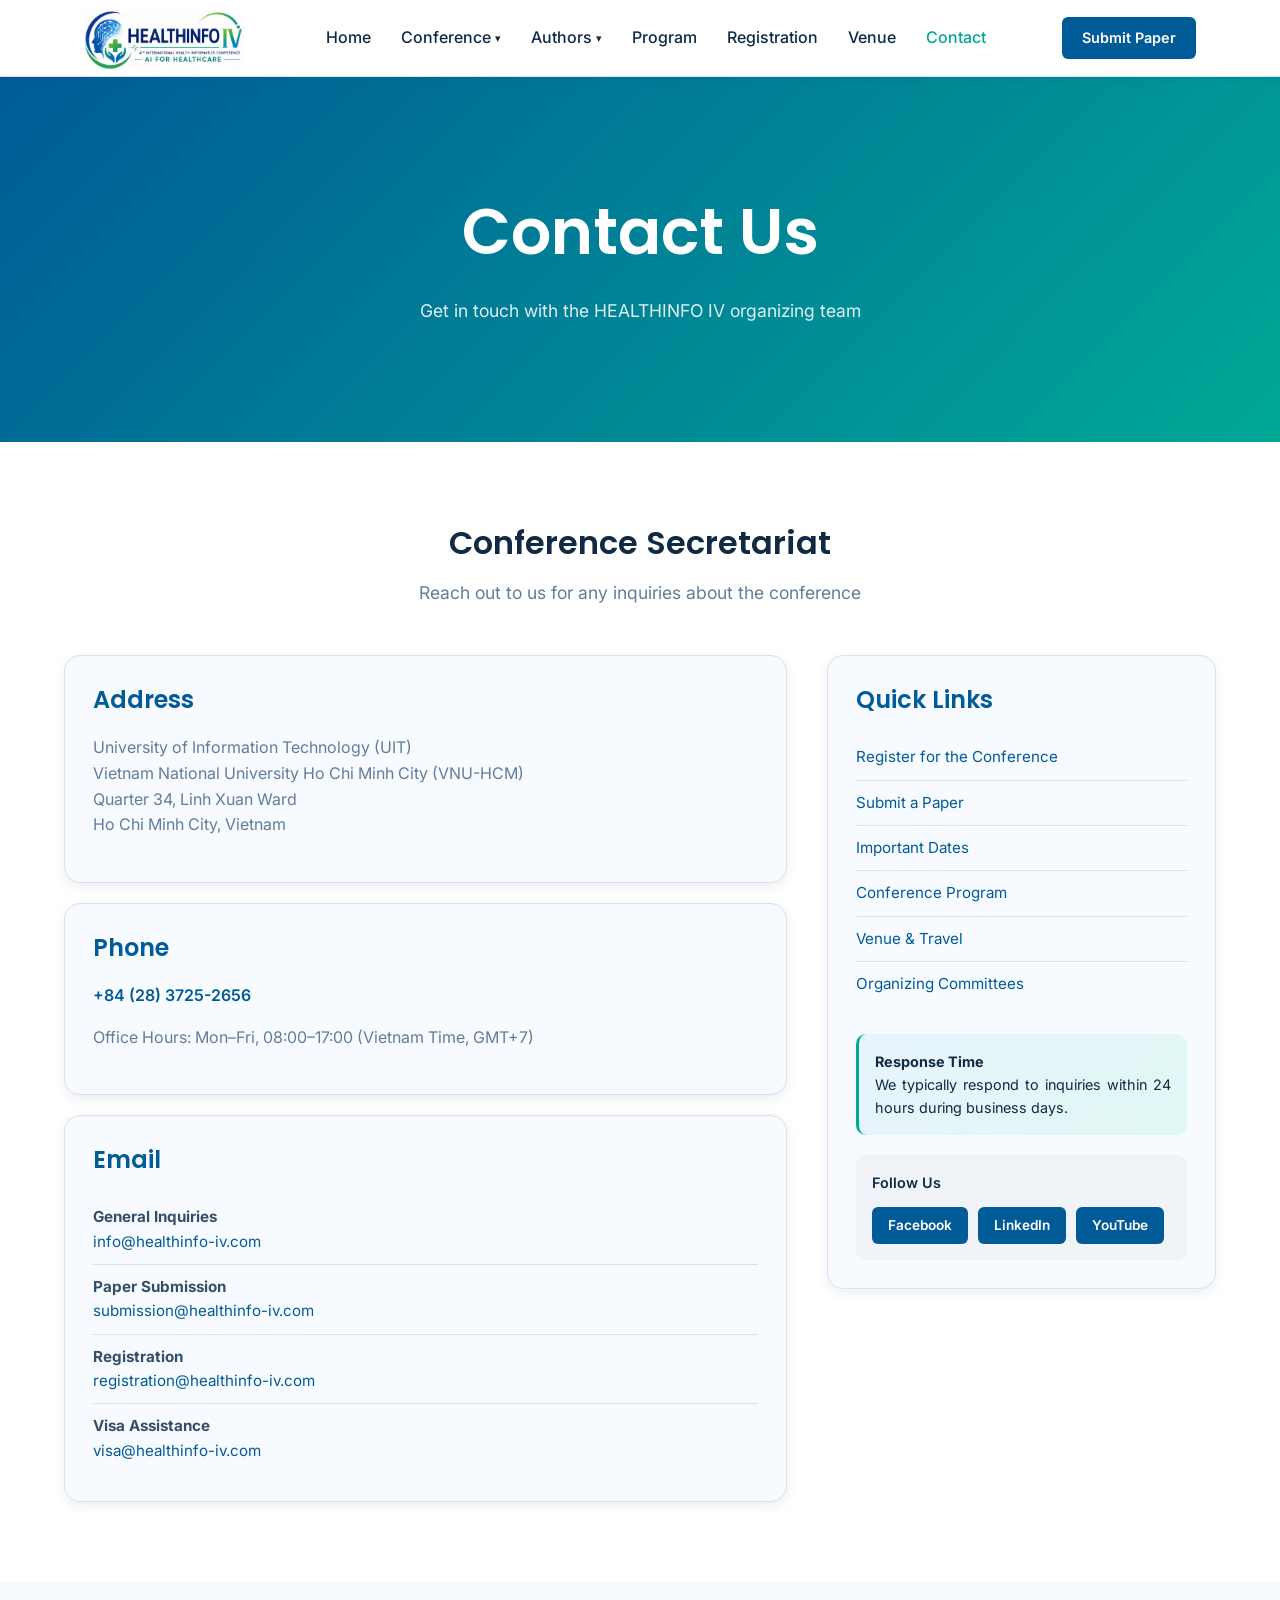
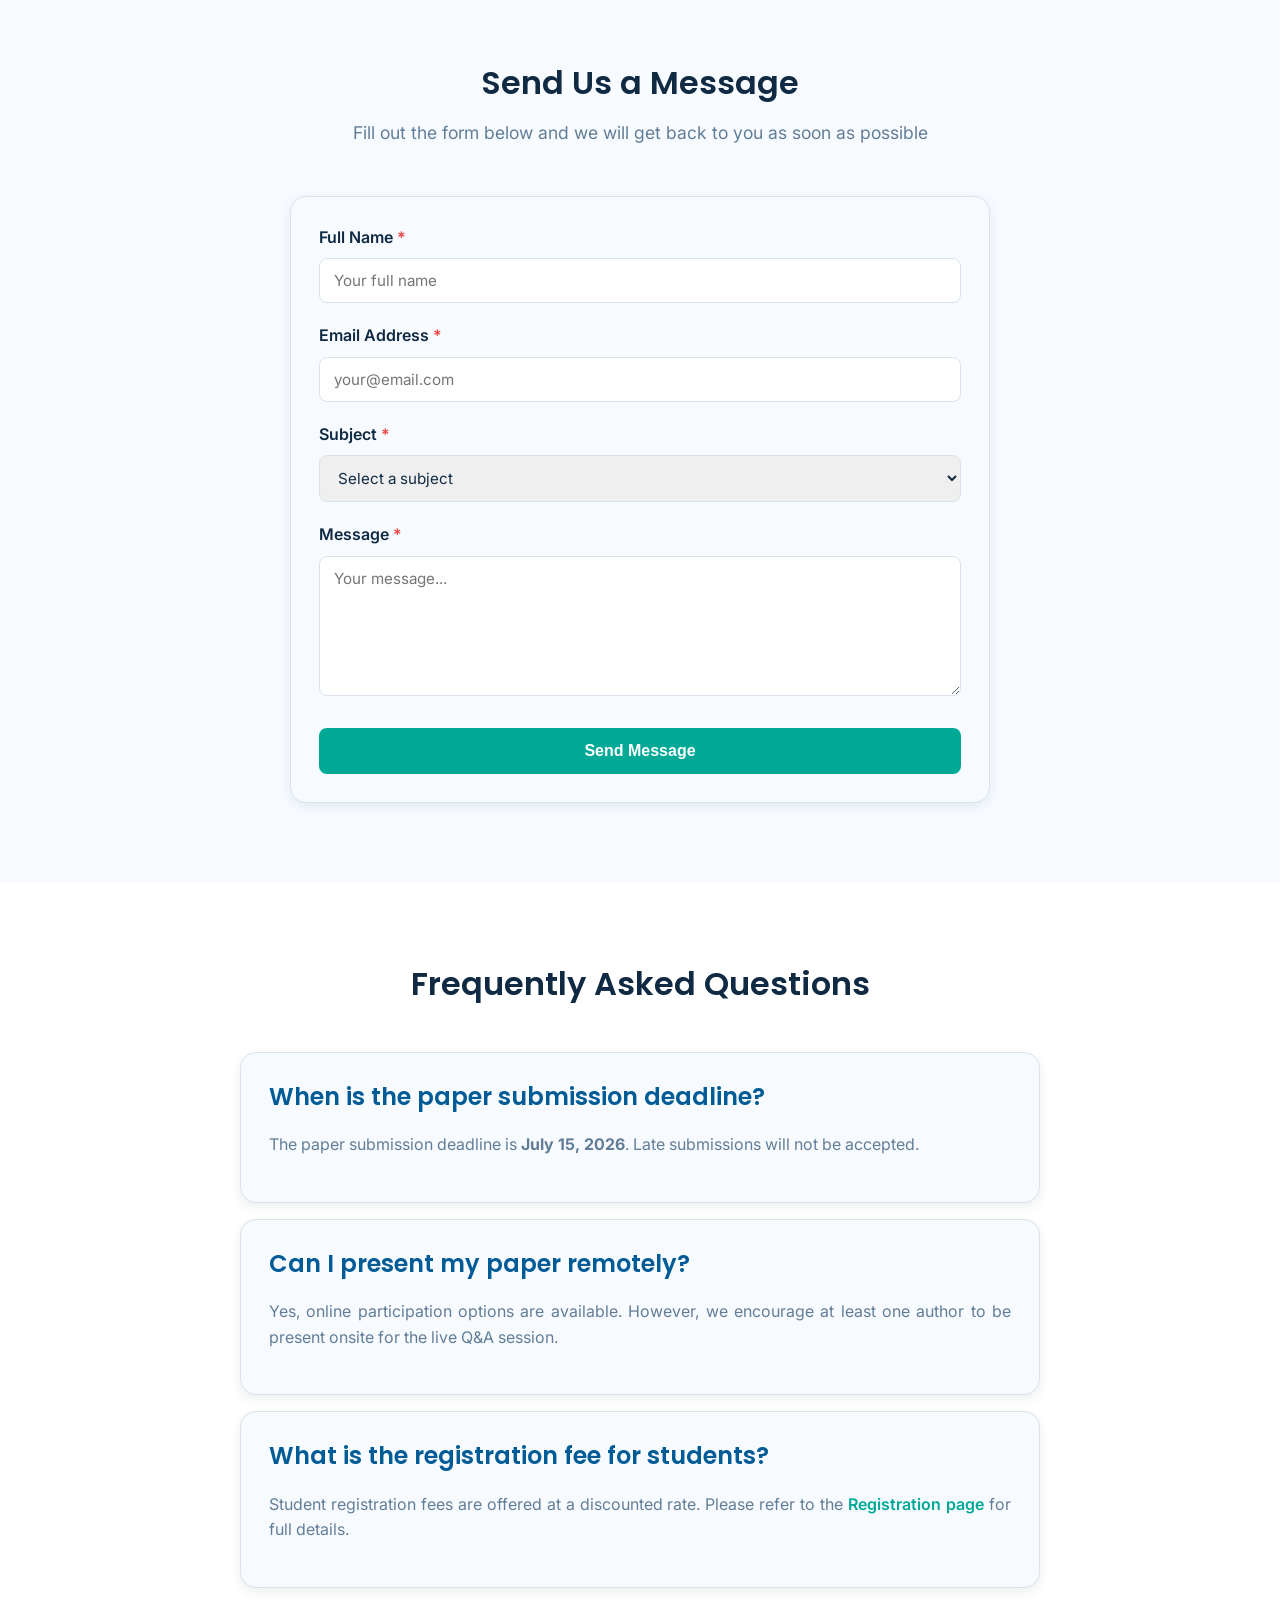
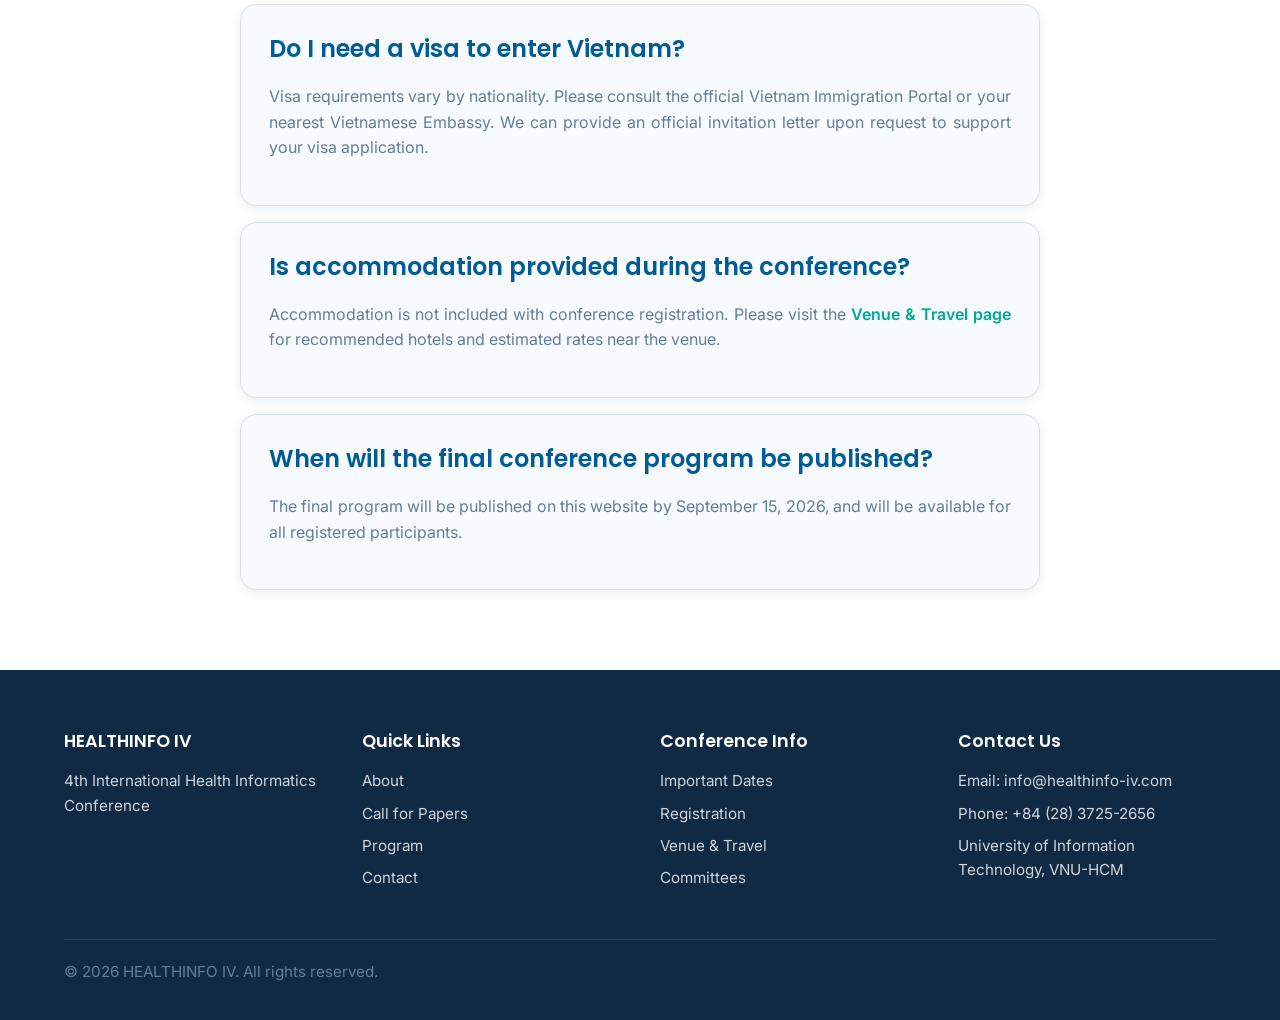
<file: contact.html>
<!DOCTYPE html>
<html lang="en">
<head>
  <meta charset="UTF-8">
  <meta name="viewport" content="width=device-width, initial-scale=1.0">
  <title>Contact - HEALTHINFO IV 2026</title>
  <link rel="stylesheet" href="assets/css/style.css">  
  <link rel="icon" type="image/png" href="public/img/favicon.png">
</head>
<body>

  <!-- Header -->
  <header class="site-header" id="site-header">
    <div class="container header-wrapper">
      <a href="index.html" class="logo">
        <img src="public/img/logo-healthinfo.png" alt="HEALTHINFO IV Logo">
      </a>
      <nav class="main-nav" id="main-nav">
        <ul>
          <li><a href="index.html">Home</a></li>
          <li class="has-dropdown">
            <a href="#" class="dropdown-toggle">Conference <span class="arrow">&#9662;</span></a>
            <ul class="dropdown">
              <li><a href="about.html">About</a></li>
              <li><a href="committees.html">Committees</a></li>
              <li><a href="speakers.html">Keynote Speakers</a></li>
            </ul>
          </li>
          <li class="has-dropdown">
            <a href="#" class="dropdown-toggle">Authors <span class="arrow">&#9662;</span></a>
            <ul class="dropdown">
              <li><a href="call-for-papers.html">Call for Papers</a></li>
              <li><a href="important-dates.html">Important Dates</a></li>
            </ul>
          </li>
          <li><a href="program.html">Program</a></li>
          <li><a href="registration.html">Registration</a></li>
          <li><a href="venue.html">Venue</a></li>
          <li><a href="contact.html" class="nav-active">Contact</a></li>
        </ul>
      </nav>
      <div class="header-right">
        <a href="call-for-papers.html" class="btn nav-cta-btn">Submit Paper</a>
        <button class="menu-toggle" id="menu-toggle" aria-label="Toggle menu">
          <span></span><span></span><span></span>
        </button>
      </div>
    </div>
  </header>

  <!-- Hero -->
  <section class="hero" style="min-height:300px; background:linear-gradient(135deg,#005b96 0%,#00a896 100%);">
    <div class="container hero-content">
      <h1>Contact Us</h1>
      <p class="page-hero-sub">Get in touch with the HEALTHINFO IV organizing team</p>
    </div>
  </section>

  <!-- Contact Info + Quick Links -->
  <section class="section">
    <div class="container">
      <div class="section-title">
        <h2>Conference Secretariat</h2>
        <p>Reach out to us for any inquiries about the conference</p>
      </div>

      <div class="two-columns">
        <!-- Left: contact details -->
        <div>
          <div class="about-card" style="margin-bottom:20px;">
            <h3>Address</h3>
            <p>University of Information Technology (UIT)<br>
            Vietnam National University Ho Chi Minh City (VNU-HCM)<br>
            Quarter 34, Linh Xuan Ward<br>
            Ho Chi Minh City, Vietnam</p>
          </div>

          <div class="about-card" style="margin-bottom:20px;">
            <h3>Phone</h3>
            <p><a href="tel:+842837252656" style="color:var(--primary-color); font-weight:600;">+84 (28) 3725-2656</a></p>
            <p>Office Hours: Mon&ndash;Fri, 08:00&ndash;17:00 (Vietnam Time, GMT+7)</p>
          </div>

          <div class="about-card">
            <h3>Email</h3>
            <ul class="overview-list">
              <li>
                <strong>General Inquiries</strong><br>
                <a href="mailto:info@healthinfo-iv.com">info@healthinfo-iv.com</a>
              </li>
              <li>
                <strong>Paper Submission</strong><br>
                <a href="mailto:submission@healthinfo-iv.com">submission@healthinfo-iv.com</a>
              </li>
              <li>
                <strong>Registration</strong><br>
                <a href="mailto:registration@healthinfo-iv.com">registration@healthinfo-iv.com</a>
              </li>
              <li>
                <strong>Visa Assistance</strong><br>
                <a href="mailto:visa@healthinfo-iv.com">visa@healthinfo-iv.com</a>
              </li>
            </ul>
          </div>
        </div>

        <!-- Right: quick links + response info -->
        <div class="about-card">
          <h3>Quick Links</h3>
          <ul class="overview-list">
            <li><a href="registration.html">Register for the Conference</a></li>
            <li><a href="call-for-papers.html">Submit a Paper</a></li>
            <li><a href="important-dates.html">Important Dates</a></li>
            <li><a href="program.html">Conference Program</a></li>
            <li><a href="venue.html">Venue &amp; Travel</a></li>
            <li><a href="committees.html">Organizing Committees</a></li>
          </ul>

          <div style="margin-top:28px; padding:16px; background:linear-gradient(135deg,#e8f4fd,#e0f7f4); border-radius:10px; border-left:3px solid var(--secondary-color);">
            <p style="margin:0; font-size:0.9rem; color:var(--dark-color);"><strong>Response Time</strong><br>We typically respond to inquiries within 24 hours during business days.</p>
          </div>

          <div style="margin-top:20px; padding:16px; background:var(--gray-100); border-radius:10px;">
            <p style="margin:0 0 12px; font-size:0.9rem; font-weight:600; color:var(--dark-color);">Follow Us</p>
            <div style="display:flex; gap:10px; flex-wrap:wrap;">
              <a href="#" class="btn nav-cta-btn" style="font-size:0.85rem; padding:8px 16px;">Facebook</a>
              <a href="#" class="btn nav-cta-btn" style="font-size:0.85rem; padding:8px 16px;">LinkedIn</a>
              <a href="#" class="btn nav-cta-btn" style="font-size:0.85rem; padding:8px 16px;">YouTube</a>
            </div>
          </div>
        </div>
      </div>
    </div>
  </section>

  <!-- Contact Form -->
  <section class="section" style="background:var(--light-color);">
    <div class="container">
      <div class="section-title">
        <h2>Send Us a Message</h2>
        <p>Fill out the form below and we will get back to you as soon as possible</p>
      </div>

      <div style="max-width:700px; margin:0 auto;">
        <form id="contactForm" class="about-card">
          <div style="margin-bottom:20px;">
            <label for="name" style="display:block; color:var(--dark-color); font-weight:600; margin-bottom:8px;">Full Name <span style="color:#ef4444;">*</span></label>
            <input type="text" id="name" name="name" required placeholder="Your full name"
              style="width:100%; padding:12px 14px; border:1px solid var(--border-color); border-radius:8px; font-size:0.95rem; font-family:inherit; color:var(--dark-color); transition:border-color 0.2s;">
          </div>

          <div style="margin-bottom:20px;">
            <label for="email" style="display:block; color:var(--dark-color); font-weight:600; margin-bottom:8px;">Email Address <span style="color:#ef4444;">*</span></label>
            <input type="email" id="email" name="email" required placeholder="your@email.com"
              style="width:100%; padding:12px 14px; border:1px solid var(--border-color); border-radius:8px; font-size:0.95rem; font-family:inherit; color:var(--dark-color); transition:border-color 0.2s;">
          </div>

          <div style="margin-bottom:20px;">
            <label for="subject" style="display:block; color:var(--dark-color); font-weight:600; margin-bottom:8px;">Subject <span style="color:#ef4444;">*</span></label>
            <select id="subject" name="subject" required
              style="width:100%; padding:12px 14px; border:1px solid var(--border-color); border-radius:8px; font-size:0.95rem; font-family:inherit; color:var(--dark-color);">
              <option value="">Select a subject</option>
              <option value="general">General Inquiry</option>
              <option value="registration">Registration Question</option>
              <option value="submission">Paper Submission</option>
              <option value="sponsorship">Sponsorship Opportunity</option>
              <option value="visa">Visa Assistance</option>
              <option value="accommodation">Accommodation</option>
              <option value="other">Other</option>
            </select>
          </div>

          <div style="margin-bottom:24px;">
            <label for="message" style="display:block; color:var(--dark-color); font-weight:600; margin-bottom:8px;">Message <span style="color:#ef4444;">*</span></label>
            <textarea id="message" name="message" required rows="6" placeholder="Your message..."
              style="width:100%; padding:12px 14px; border:1px solid var(--border-color); border-radius:8px; font-size:0.95rem; font-family:inherit; color:var(--dark-color); resize:vertical;"></textarea>
          </div>

          <button type="submit" class="btn primary-btn" style="width:100%;">Send Message</button>
        </form>
      </div>
    </div>
  </section>

  <!-- FAQ -->
  <section class="section">
    <div class="container">
      <div class="section-title">
        <h2>Frequently Asked Questions</h2>
      </div>

      <div style="max-width:800px; margin:0 auto; display:grid; gap:16px;">
        <div class="about-card">
          <h3>When is the paper submission deadline?</h3>
          <p>The paper submission deadline is <strong>July 15, 2026</strong>. Late submissions will not be accepted.</p>
        </div>

        <div class="about-card">
          <h3>Can I present my paper remotely?</h3>
          <p>Yes, online participation options are available. However, we encourage at least one author to be present onsite for the live Q&amp;A session.</p>
        </div>

        <div class="about-card">
          <h3>What is the registration fee for students?</h3>
          <p>Student registration fees are offered at a discounted rate. Please refer to the <a href="registration.html" style="color:var(--secondary-color); font-weight:600;">Registration page</a> for full details.</p>
        </div>

        <div class="about-card">
          <h3>Do I need a visa to enter Vietnam?</h3>
          <p>Visa requirements vary by nationality. Please consult the official Vietnam Immigration Portal or your nearest Vietnamese Embassy. We can provide an official invitation letter upon request to support your visa application.</p>
        </div>

        <div class="about-card">
          <h3>Is accommodation provided during the conference?</h3>
          <p>Accommodation is not included with conference registration. Please visit the <a href="venue.html" style="color:var(--secondary-color); font-weight:600;">Venue &amp; Travel page</a> for recommended hotels and estimated rates near the venue.</p>
        </div>

        <div class="about-card">
          <h3>When will the final conference program be published?</h3>
          <p>The final program will be published on this website by September 15, 2026, and will be available for all registered participants.</p>
        </div>
      </div>
    </div>
  </section>

  <!-- Footer -->
  <footer class="site-footer">
    <div class="container">
      <div class="footer-grid">
        <div class="footer-col">
          <h4>HEALTHINFO IV</h4>
          <p>4th International Health Informatics Conference</p>
        </div>
        <div class="footer-col">
          <h4>Quick Links</h4>
          <ul>
            <li><a href="about.html">About</a></li>
            <li><a href="call-for-papers.html">Call for Papers</a></li>
            <li><a href="program.html">Program</a></li>
            <li><a href="contact.html">Contact</a></li>
          </ul>
        </div>
        <div class="footer-col">
          <h4>Conference Info</h4>
          <ul>
            <li><a href="important-dates.html">Important Dates</a></li>
            <li><a href="registration.html">Registration</a></li>
            <li><a href="venue.html">Venue &amp; Travel</a></li>
            <li><a href="committees.html">Committees</a></li>
          </ul>
        </div>
        <div class="footer-col">
          <h4>Contact Us</h4>
          <p>Email: info@healthinfo-iv.com</p>
          <p>Phone: +84 (28) 3725-2656</p>
          <p>University of Information Technology, VNU-HCM</p>
        </div>
      </div>
      <div class="footer-bottom">
        <p>&copy; 2026 HEALTHINFO IV. All rights reserved.</p>
      </div>
    </div>
  </footer>

  <script src="assets/js/main.js"></script>
  <script>
    const contactForm = document.getElementById('contactForm');
    if (contactForm) {
      contactForm.addEventListener('submit', function(e) {
        e.preventDefault();
        alert('Thank you for your message! We will get back to you within 24 hours.');
        contactForm.reset();
      });
    }
  </script>
</body>
</html>
</file>
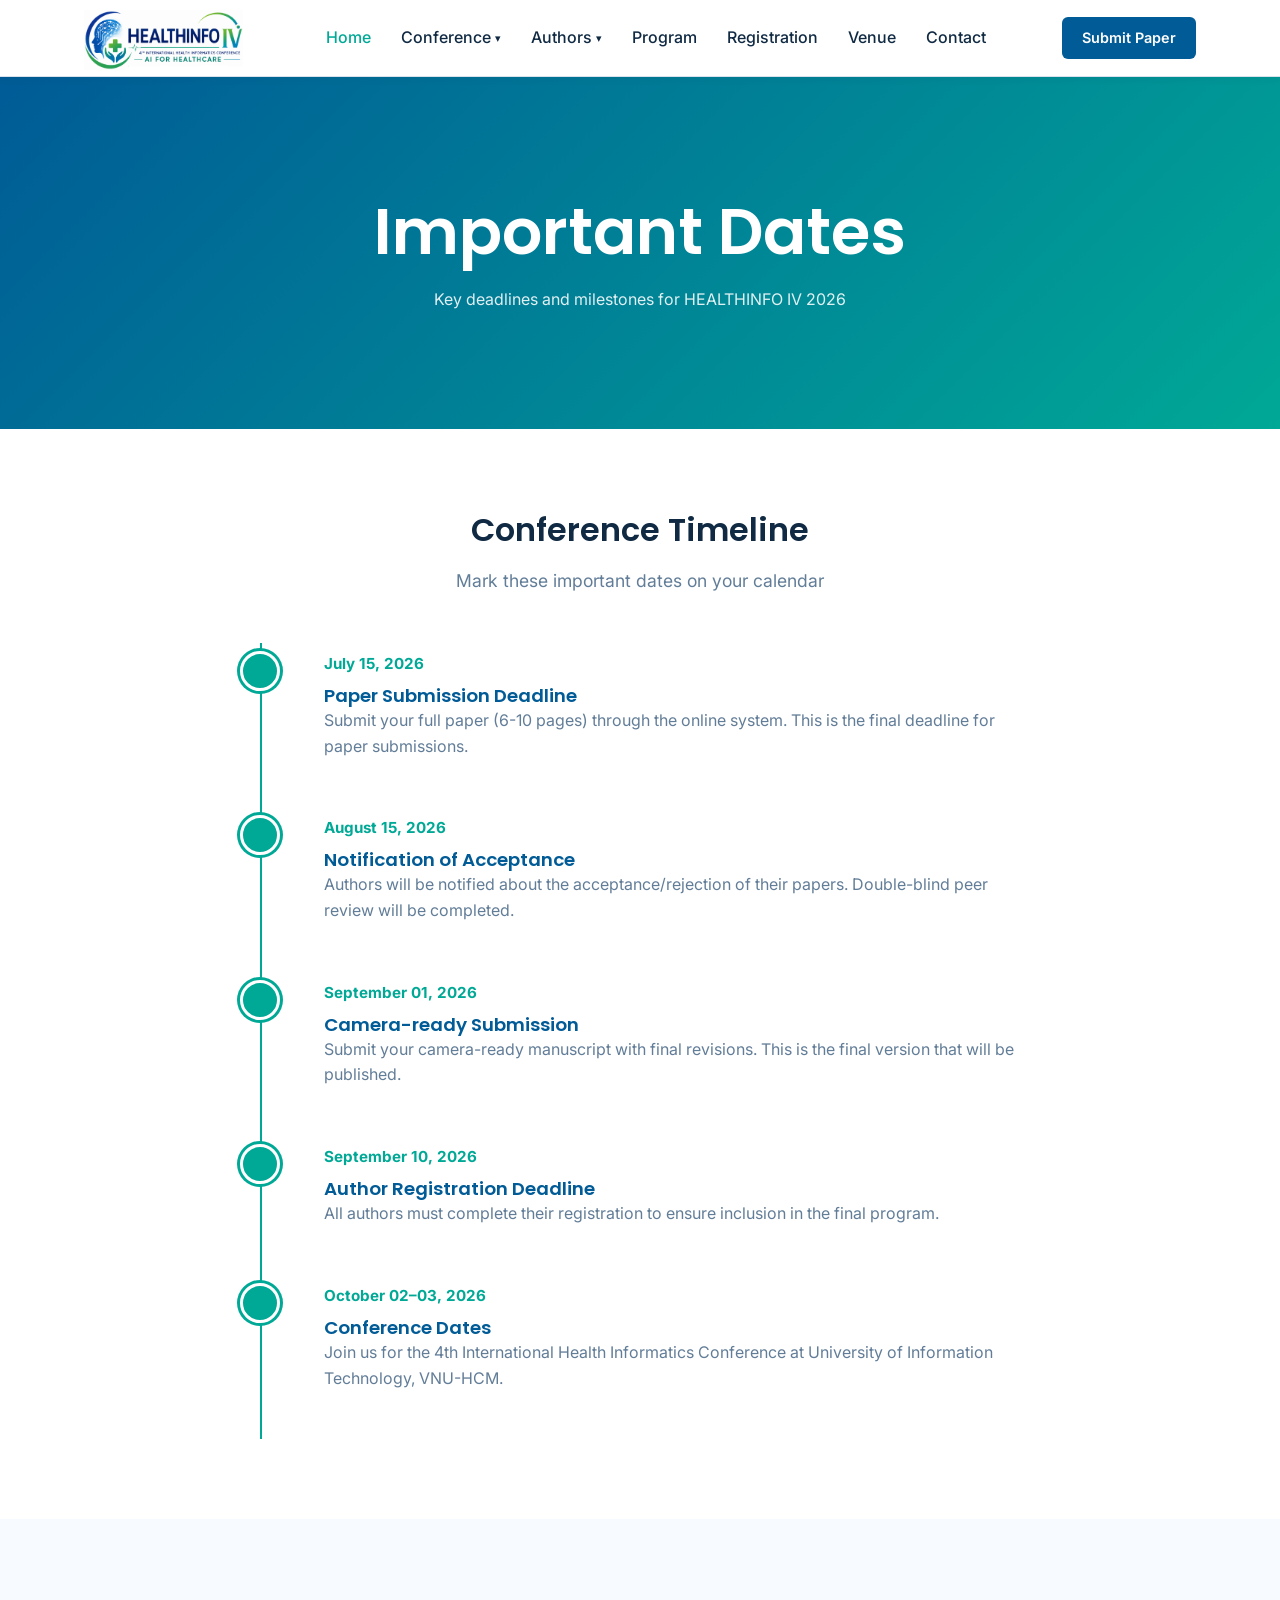
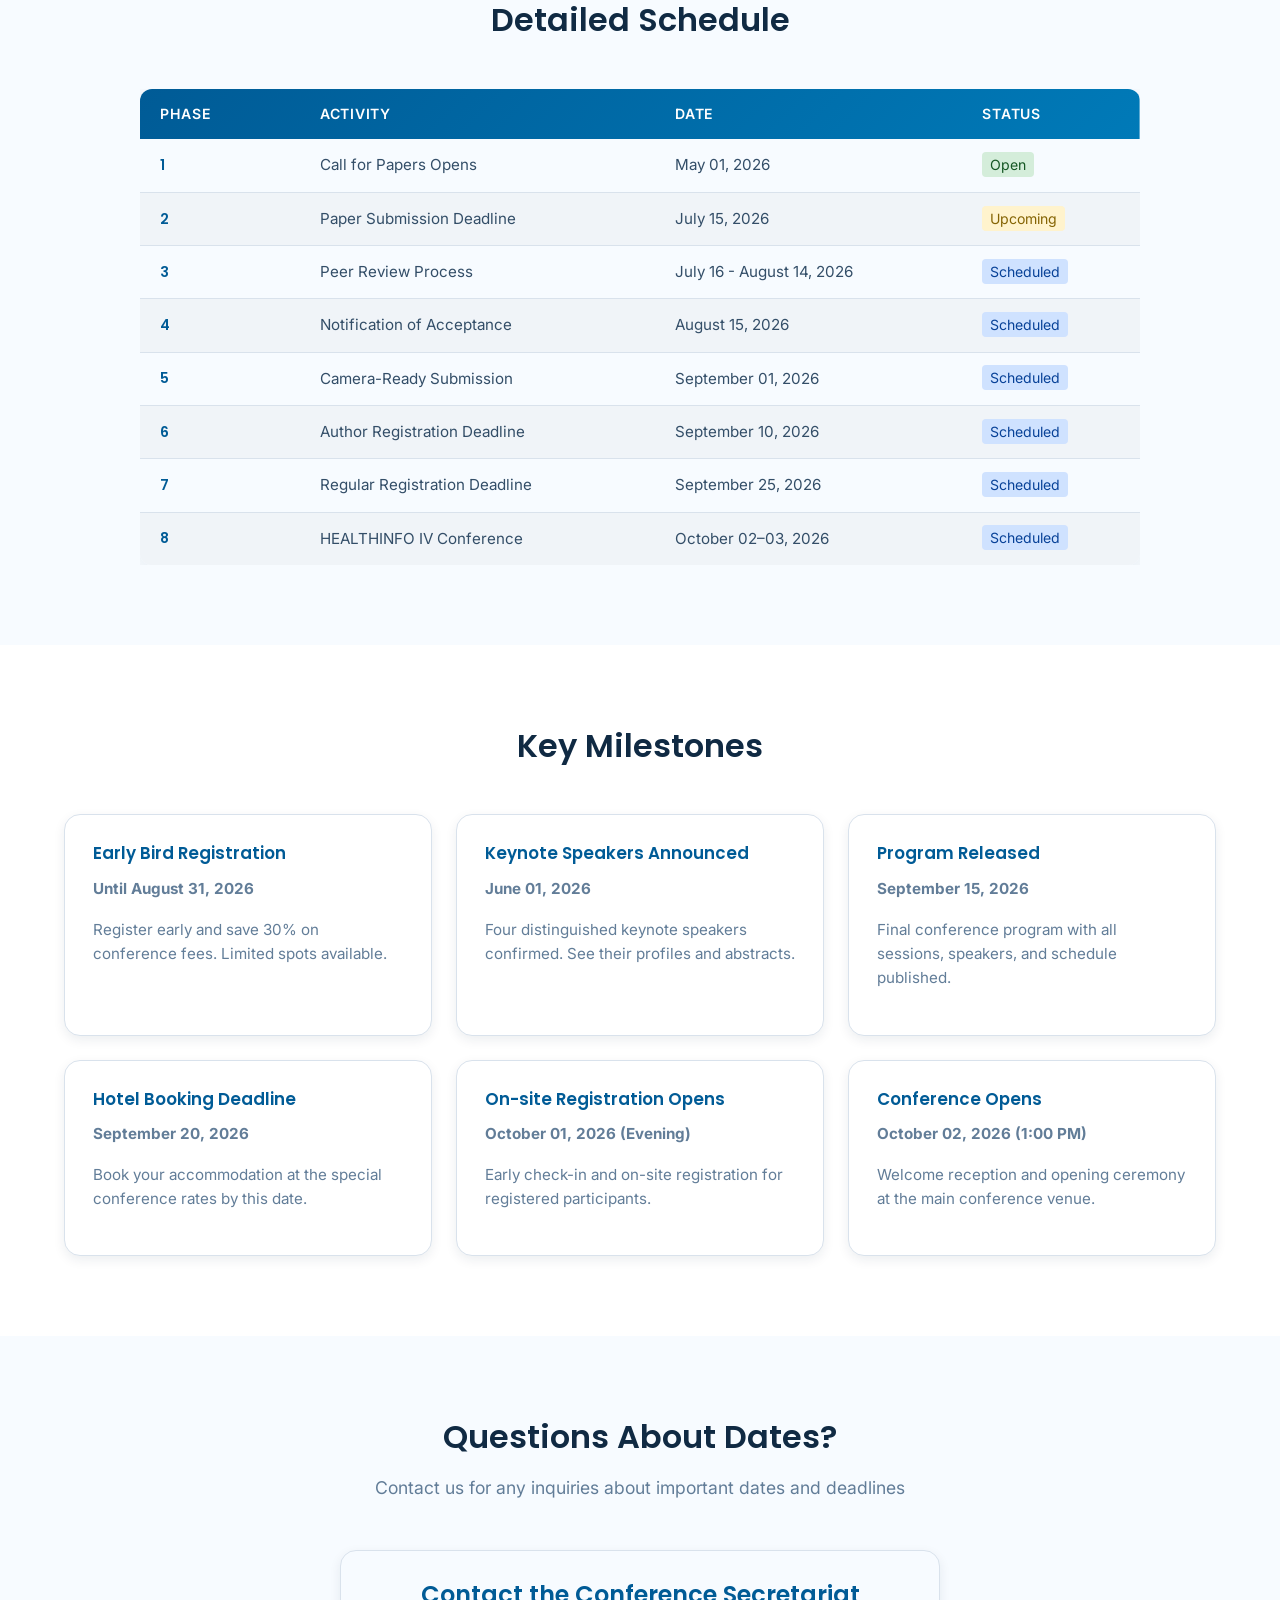
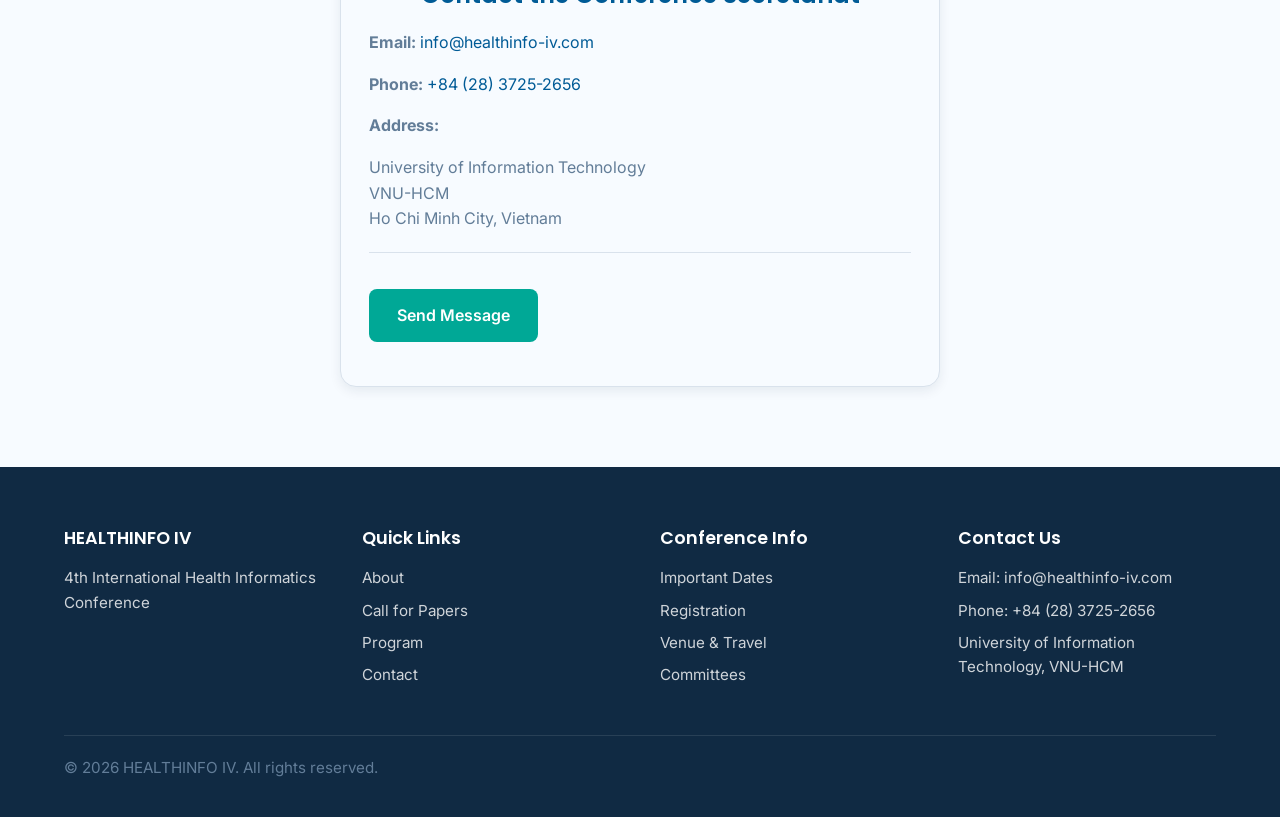
<file: important-dates.html>
<!DOCTYPE html>
<html lang="en">
<head>
  <meta charset="UTF-8">
  <meta name="viewport" content="width=device-width, initial-scale=1.0">
  <title>Important Dates - HEALTHINFO IV 2026</title>
  <link rel="stylesheet" href="assets/css/style.css">
  <link rel="icon" type="image/png" href="public/img/favicon.png">
</head>
<body>

<!-- Header -->
  <header class="site-header" id="site-header">
    <div class="container header-wrapper">
      <a href="index.html" class="logo">
        <img src="public/img/logo-healthinfo.png" alt="HEALTHINFO IV Logo">
        
      </a>

      <nav class="main-nav" id="main-nav">
        <ul>
          <li><a href="index.html" class="nav-active">Home</a></li>
          <li class="has-dropdown">
            <a href="#" class="dropdown-toggle">Conference <span class="arrow">▾</span></a>
            <ul class="dropdown">
              <li><a href="about.html">About</a></li>
              <li><a href="committees.html">Committees</a></li>
              <li><a href="speakers.html">Keynote Speakers</a></li>
            </ul>
          </li>
          <li class="has-dropdown">
            <a href="#" class="dropdown-toggle">Authors <span class="arrow">▾</span></a>
            <ul class="dropdown">
              <li><a href="call-for-papers.html">Call for Papers</a></li>
              <li><a href="important-dates.html">Important Dates</a></li>
            </ul>
          </li>
          <li><a href="program.html">Program</a></li>
          <li><a href="registration.html">Registration</a></li>
          <li><a href="venue.html">Venue</a></li>
          <li><a href="contact.html">Contact</a></li>
        </ul>
      </nav>

      <div class="header-right">
        <a href="call-for-papers.html" class="btn nav-cta-btn">Submit Paper</a>
        <button class="menu-toggle" id="menu-toggle" aria-label="Toggle menu">
          <span></span><span></span><span></span>
        </button>
      </div>
    </div>
  </header>

  <!-- Page Title -->
  <section class="hero" style="min-height: 300px; background: linear-gradient(135deg, #005b96 0%, #00a896 100%);">
    <div class="container hero-content">
      <h1>Important Dates</h1>
      <p>Key deadlines and milestones for HEALTHINFO IV 2026</p>
    </div>
  </section>

  <!-- Timeline Section -->
  <section class="section">
    <div class="container">
      <div class="section-title">
        <h2>Conference Timeline</h2>
        <p>Mark these important dates on your calendar</p>
      </div>

      <div style="max-width: 800px; margin: 0 auto;">
        <div class="timeline">
          <div class="timeline-item">
            <div class="timeline-marker"></div>
            <div class="timeline-content">
              <span class="date">July 15, 2026</span>
              <h3>Paper Submission Deadline</h3>
              <p>Submit your full paper (6-10 pages) through the online system. This is the final deadline for paper submissions.</p>
            </div>
          </div>

          <div class="timeline-item">
            <div class="timeline-marker"></div>
            <div class="timeline-content">
              <span class="date">August 15, 2026</span>
              <h3>Notification of Acceptance</h3>
              <p>Authors will be notified about the acceptance/rejection of their papers. Double-blind peer review will be completed.</p>
            </div>
          </div>

          <div class="timeline-item">
            <div class="timeline-marker"></div>
            <div class="timeline-content">
              <span class="date">September 01, 2026</span>
              <h3>Camera-ready Submission</h3>
              <p>Submit your camera-ready manuscript with final revisions. This is the final version that will be published.</p>
            </div>
          </div>

          <div class="timeline-item">
            <div class="timeline-marker"></div>
            <div class="timeline-content">
              <span class="date">September 10, 2026</span>
              <h3>Author Registration Deadline</h3>
              <p>All authors must complete their registration to ensure inclusion in the final program.</p>
            </div>
          </div>

          <div class="timeline-item">
            <div class="timeline-marker"></div>
            <div class="timeline-content">
              <span class="date">October 02–03, 2026</span>
              <h3>Conference Dates</h3>
              <p>Join us for the 4th International Health Informatics Conference at University of Information Technology, VNU-HCM.</p>
            </div>
          </div>
        </div>
      </div>
    </div>
  </section>

  <!-- Submission Schedule -->
  <section class="section" style="background: var(--light-color);">
    <div class="container">
      <div class="section-title">
        <h2>Detailed Schedule</h2>
      </div>

      <div style="max-width: 1000px; margin: 0 auto; overflow-x: auto;">
        <table class="program-table">
          <thead>
            <tr>
              <th>Phase</th>
              <th>Activity</th>
              <th>Date</th>
              <th>Status</th>
            </tr>
          </thead>
          <tbody>
            <tr>
              <td>1</td>
              <td>Call for Papers Opens</td>
              <td>May 01, 2026</td>
              <td><span style="background: #d4edda; padding: 4px 8px; border-radius: 4px; color: #155724;">Open</span></td>
            </tr>
            <tr>
              <td>2</td>
              <td>Paper Submission Deadline</td>
              <td>July 15, 2026</td>
              <td><span style="background: #fff3cd; padding: 4px 8px; border-radius: 4px; color: #856404;">Upcoming</span></td>
            </tr>
            <tr>
              <td>3</td>
              <td>Peer Review Process</td>
              <td>July 16 - August 14, 2026</td>
              <td><span style="background: #cfe2ff; padding: 4px 8px; border-radius: 4px; color: #084298;">Scheduled</span></td>
            </tr>
            <tr>
              <td>4</td>
              <td>Notification of Acceptance</td>
              <td>August 15, 2026</td>
              <td><span style="background: #cfe2ff; padding: 4px 8px; border-radius: 4px; color: #084298;">Scheduled</span></td>
            </tr>
            <tr>
              <td>5</td>
              <td>Camera-Ready Submission</td>
              <td>September 01, 2026</td>
              <td><span style="background: #cfe2ff; padding: 4px 8px; border-radius: 4px; color: #084298;">Scheduled</span></td>
            </tr>
            <tr>
              <td>6</td>
              <td>Author Registration Deadline</td>
              <td>September 10, 2026</td>
              <td><span style="background: #cfe2ff; padding: 4px 8px; border-radius: 4px; color: #084298;">Scheduled</span></td>
            </tr>
            <tr>
              <td>7</td>
              <td>Regular Registration Deadline</td>
              <td>September 25, 2026</td>
              <td><span style="background: #cfe2ff; padding: 4px 8px; border-radius: 4px; color: #084298;">Scheduled</span></td>
            </tr>
            <tr>
              <td>8</td>
              <td>HEALTHINFO IV Conference</td>
              <td>October 02–03, 2026</td>
              <td><span style="background: #cfe2ff; padding: 4px 8px; border-radius: 4px; color: #084298;">Scheduled</span></td>
            </tr>
          </tbody>
        </table>
      </div>
    </div>
  </section>

  <!-- Key Milestones -->
  <section class="section">
    <div class="container">
      <div class="section-title">
        <h2>Key Milestones</h2>
      </div>

      <div class="topics-grid">
        <div class="topic-card">
          <h3>Early Bird Registration</h3>
          <p><strong>Until August 31, 2026</strong></p>
          <p>Register early and save 30% on conference fees. Limited spots available.</p>
        </div>

        <div class="topic-card">
          <h3>Keynote Speakers Announced</h3>
          <p><strong>June 01, 2026</strong></p>
          <p>Four distinguished keynote speakers confirmed. See their profiles and abstracts.</p>
        </div>

        <div class="topic-card">
          <h3>Program Released</h3>
          <p><strong>September 15, 2026</strong></p>
          <p>Final conference program with all sessions, speakers, and schedule published.</p>
        </div>

        <div class="topic-card">
          <h3>Hotel Booking Deadline</h3>
          <p><strong>September 20, 2026</strong></p>
          <p>Book your accommodation at the special conference rates by this date.</p>
        </div>

        <div class="topic-card">
          <h3>On-site Registration Opens</h3>
          <p><strong>October 01, 2026 (Evening)</strong></p>
          <p>Early check-in and on-site registration for registered participants.</p>
        </div>

        <div class="topic-card">
          <h3>Conference Opens</h3>
          <p><strong>October 02, 2026 (1:00 PM)</strong></p>
          <p>Welcome reception and opening ceremony at the main conference venue.</p>
        </div>
      </div>
    </div>
  </section>

  <!-- Contact for Inquiries -->
  <section class="section" style="background: var(--light-color);">
    <div class="container">
      <div class="section-title">
        <h2>Questions About Dates?</h2>
        <p>Contact us for any inquiries about important dates and deadlines</p>
      </div>

      <div style="max-width: 600px; margin: 0 auto; text-align: center;">
        <div class="about-card">
          <h3>Contact the Conference Secretariat</h3>
          <p><strong>Email:</strong> <a href="mailto:info@healthinfo-iv.com">info@healthinfo-iv.com</a></p>
          <p><strong>Phone:</strong> <a href="tel:+84287352656">+84 (28) 3725-2656</a></p>
          <p><strong>Address:</strong></p>
          <p>University of Information Technology<br>VNU-HCM<br>Ho Chi Minh City, Vietnam</p>
          <p style="margin-top: 20px; padding-top: 20px; border-top: 1px solid var(--border-color);">
            <a href="contact.html" class="btn primary-btn" style="margin-top: 16px;">Send Message</a>
          </p>
        </div>
      </div>
    </div>
  </section>

  <!-- Footer -->
  <footer class="site-footer">
    <div class="container">
      <div class="footer-grid">
        <div class="footer-col">
          <h4>HEALTHINFO IV</h4>
          <p>4th International Health Informatics Conference</p>
        </div>

        <div class="footer-col">
          <h4>Quick Links</h4>
          <ul>
            <li><a href="about.html">About</a></li>
            <li><a href="call-for-papers.html">Call for Papers</a></li>
            <li><a href="program.html">Program</a></li>
            <li><a href="contact.html">Contact</a></li>
          </ul>
        </div>

        <div class="footer-col">
          <h4>Conference Info</h4>
          <ul>
            <li><a href="important-dates.html">Important Dates</a></li>
            <li><a href="registration.html">Registration</a></li>
            <li><a href="venue.html">Venue & Travel</a></li>
            <li><a href="committees.html">Committees</a></li>
          </ul>
        </div>

        <div class="footer-col">
          <h4>Contact Us</h4>
          <p>Email: info@healthinfo-iv.com</p>
          <p>Phone: +84 (28) 3725-2656</p>
          <p>University of Information Technology, VNU-HCM</p>
        </div>
      </div>

      <div class="footer-bottom">
        <p>&copy; 2026 HEALTHINFO IV. All rights reserved.</p>
      </div>
    </div>
  </footer>

  <script src="assets/js/main.js"></script>
</body>
</html>
</file>
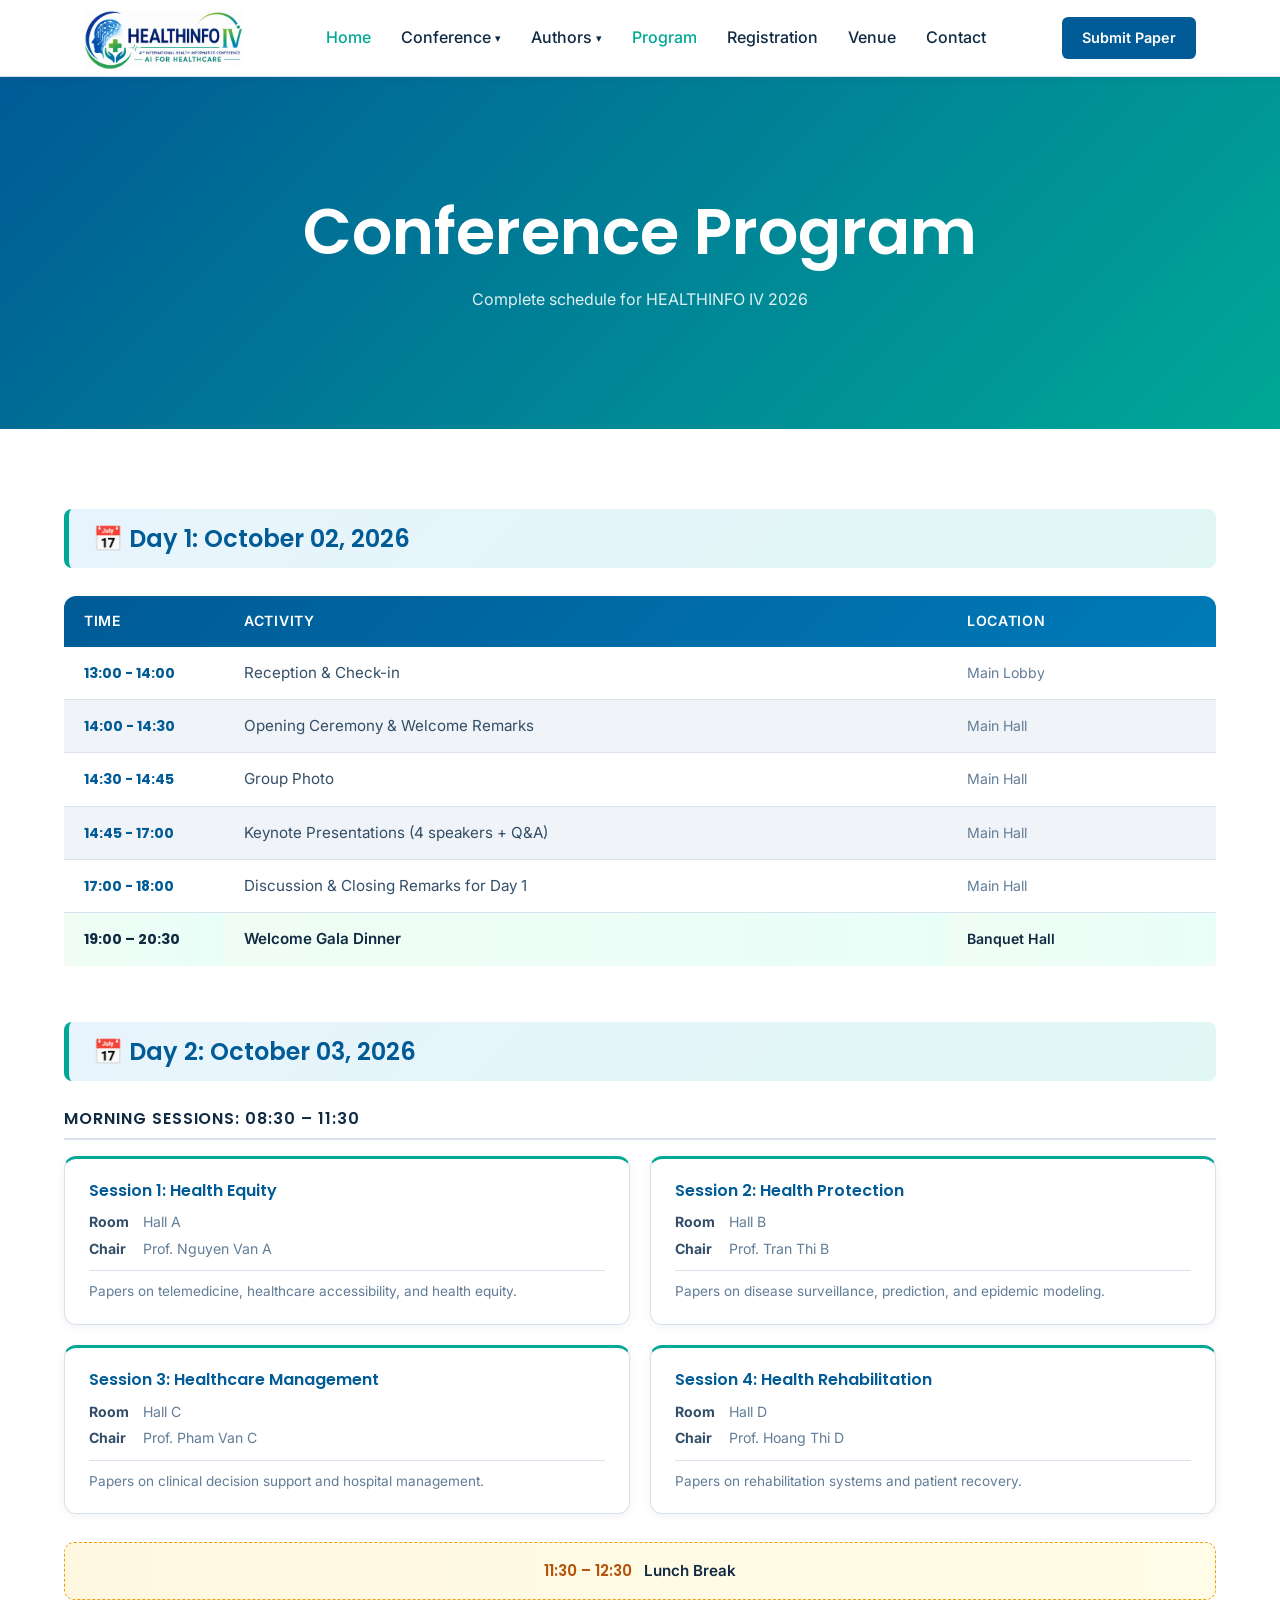
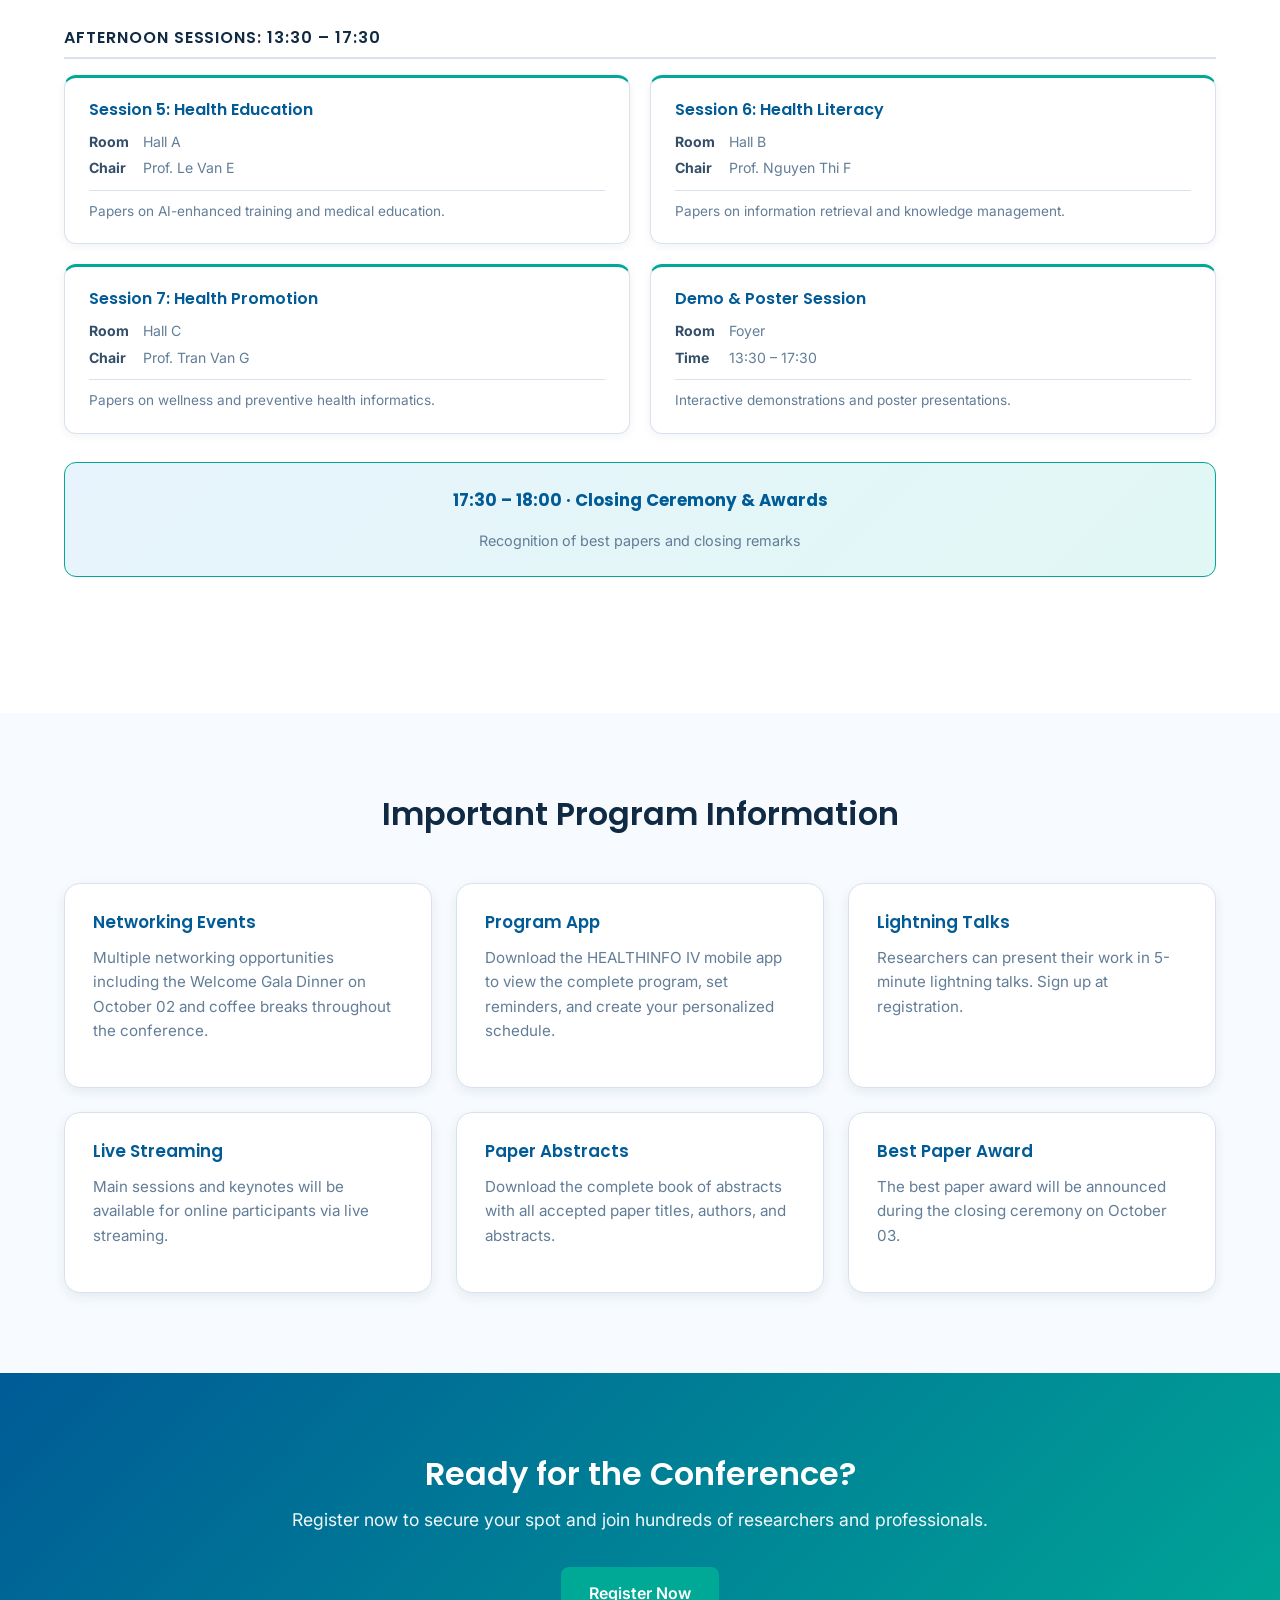
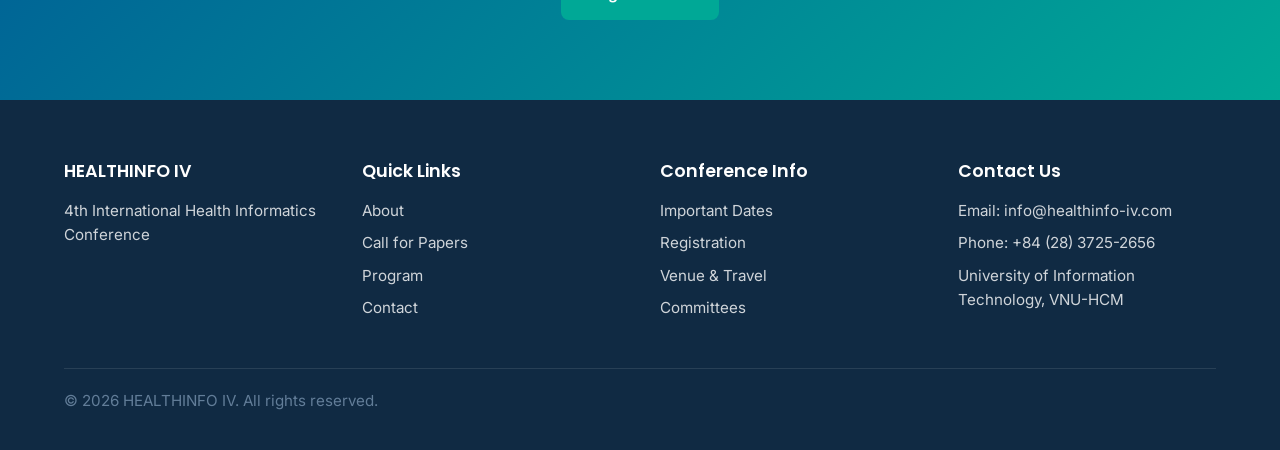
<file: program.html>
<!DOCTYPE html>
<html lang="en">
<head>
  <meta charset="UTF-8">
  <meta name="viewport" content="width=device-width, initial-scale=1.0">
  <title>Conference Program - HEALTHINFO IV 2026</title>
  <link rel="stylesheet" href="assets/css/style.css">
  <link rel="icon" type="image/png" href="public/img/favicon.png">
</head>
<body>

<!-- Header -->
  <header class="site-header" id="site-header">
    <div class="container header-wrapper">
      <a href="index.html" class="logo">
        <img src="public/img/logo-healthinfo.png" alt="HEALTHINFO IV Logo">
        
      </a>

      <nav class="main-nav" id="main-nav">
        <ul>
          <li><a href="index.html" class="nav-active">Home</a></li>
          <li class="has-dropdown">
            <a href="#" class="dropdown-toggle">Conference <span class="arrow">▾</span></a>
            <ul class="dropdown">
              <li><a href="about.html">About</a></li>
              <li><a href="committees.html">Committees</a></li>
              <li><a href="speakers.html">Keynote Speakers</a></li>
            </ul>
          </li>
          <li class="has-dropdown">
            <a href="#" class="dropdown-toggle">Authors <span class="arrow">▾</span></a>
            <ul class="dropdown">
              <li><a href="call-for-papers.html">Call for Papers</a></li>
              <li><a href="important-dates.html">Important Dates</a></li>
            </ul>
          </li>
          <li><a href="program.html">Program</a></li>
          <li><a href="registration.html">Registration</a></li>
          <li><a href="venue.html">Venue</a></li>
          <li><a href="contact.html">Contact</a></li>
        </ul>
      </nav>

      <div class="header-right">
        <a href="call-for-papers.html" class="btn nav-cta-btn">Submit Paper</a>
        <button class="menu-toggle" id="menu-toggle" aria-label="Toggle menu">
          <span></span><span></span><span></span>
        </button>
      </div>
    </div>
  </header>
  <!-- Page Title -->
  <section class="hero" style="min-height: 300px; background: linear-gradient(135deg, #005b96 0%, #00a896 100%);">
    <div class="container hero-content">
      <h1>Conference Program</h1>
      <p>Complete schedule for HEALTHINFO IV 2026</p>
    </div>
  </section>

  <!-- Program Content -->
  <section class="section">
    <div class="container">
      <!-- Day 1 -->
      <div class="program-day">
        <h2>📅 Day 1: October 02, 2026</h2>

        <div style="margin-bottom: 32px; overflow-x: auto;">
          <table class="program-table">
            <thead>
              <tr>
                <th>Time</th>
                <th>Activity</th>
                <th>Location</th>
              </tr>
            </thead>
            <tbody>
              <tr>
                <td><strong>13:00 - 14:00</strong></td>
                <td>Reception & Check-in</td>
                <td>Main Lobby</td>
              </tr>
              <tr>
                <td><strong>14:00 - 14:30</strong></td>
                <td>Opening Ceremony & Welcome Remarks</td>
                <td>Main Hall</td>
              </tr>
              <tr>
                <td><strong>14:30 - 14:45</strong></td>
                <td>Group Photo</td>
                <td>Main Hall</td>
              </tr>
              <tr>
                <td><strong>14:45 - 17:00</strong></td>
                <td>Keynote Presentations (4 speakers + Q&A)</td>
                <td>Main Hall</td>
              </tr>
              <tr>
                <td><strong>17:00 - 18:00</strong></td>
                <td>Discussion & Closing Remarks for Day 1</td>
                <td>Main Hall</td>
              </tr>
              <tr class="row-gala">
                <td><strong>19:00 – 20:30</strong></td>
                <td>Welcome Gala Dinner</td>
                <td>Banquet Hall</td>
              </tr>
            </tbody>
          </table>
        </div>
      </div>

      <!-- Day 2 -->
      <div class="program-day">
        <h2>📅 Day 2: October 03, 2026</h2>

        <h3 class="session-block-title">Morning Sessions: 08:30 – 11:30</h3>
        <div class="session-grid">
          <div class="session-card">
            <h3>Session 1: Health Equity</h3>
            <div class="session-meta">
              <span><strong>Room</strong> Hall A</span>
              <span><strong>Chair</strong> Prof. Nguyen Van A</span>
            </div>
            <p class="session-desc">Papers on telemedicine, healthcare accessibility, and health equity.</p>
          </div>

          <div class="session-card">
            <h3>Session 2: Health Protection</h3>
            <div class="session-meta">
              <span><strong>Room</strong> Hall B</span>
              <span><strong>Chair</strong> Prof. Tran Thi B</span>
            </div>
            <p class="session-desc">Papers on disease surveillance, prediction, and epidemic modeling.</p>
          </div>

          <div class="session-card">
            <h3>Session 3: Healthcare Management</h3>
            <div class="session-meta">
              <span><strong>Room</strong> Hall C</span>
              <span><strong>Chair</strong> Prof. Pham Van C</span>
            </div>
            <p class="session-desc">Papers on clinical decision support and hospital management.</p>
          </div>

          <div class="session-card">
            <h3>Session 4: Health Rehabilitation</h3>
            <div class="session-meta">
              <span><strong>Room</strong> Hall D</span>
              <span><strong>Chair</strong> Prof. Hoang Thi D</span>
            </div>
            <p class="session-desc">Papers on rehabilitation systems and patient recovery.</p>
          </div>
        </div>

        <div class="program-break">
          <span class="break-time">11:30 – 12:30</span>
          <span>Lunch Break</span>
        </div>

        <h3 class="session-block-title">Afternoon Sessions: 13:30 – 17:30</h3>
        <div class="session-grid">
          <div class="session-card">
            <h3>Session 5: Health Education</h3>
            <div class="session-meta">
              <span><strong>Room</strong> Hall A</span>
              <span><strong>Chair</strong> Prof. Le Van E</span>
            </div>
            <p class="session-desc">Papers on AI-enhanced training and medical education.</p>
          </div>

          <div class="session-card">
            <h3>Session 6: Health Literacy</h3>
            <div class="session-meta">
              <span><strong>Room</strong> Hall B</span>
              <span><strong>Chair</strong> Prof. Nguyen Thi F</span>
            </div>
            <p class="session-desc">Papers on information retrieval and knowledge management.</p>
          </div>

          <div class="session-card">
            <h3>Session 7: Health Promotion</h3>
            <div class="session-meta">
              <span><strong>Room</strong> Hall C</span>
              <span><strong>Chair</strong> Prof. Tran Van G</span>
            </div>
            <p class="session-desc">Papers on wellness and preventive health informatics.</p>
          </div>

          <div class="session-card">
            <h3>Demo &amp; Poster Session</h3>
            <div class="session-meta">
              <span><strong>Room</strong> Foyer</span>
              <span><strong>Time</strong> 13:30 – 17:30</span>
            </div>
            <p class="session-desc">Interactive demonstrations and poster presentations.</p>
          </div>
        </div>

        <div class="program-closing">
          <span class="closing-time">17:30 – 18:00 · Closing Ceremony &amp; Awards</span>
          <p class="closing-desc">Recognition of best papers and closing remarks</p>
        </div>
      </div>
    </div>
  </section>

  <!-- Key Information -->
  <section class="section" style="background: var(--light-color);">
    <div class="container">
      <div class="section-title">
        <h2>Important Program Information</h2>
      </div>

      <div class="topics-grid">
        <div class="topic-card">
          <h3>Networking Events</h3>
          <p>Multiple networking opportunities including the Welcome Gala Dinner on October 02 and coffee breaks throughout the conference.</p>
        </div>

        <div class="topic-card">
          <h3>Program App</h3>
          <p>Download the HEALTHINFO IV mobile app to view the complete program, set reminders, and create your personalized schedule.</p>
        </div>

        <div class="topic-card">
          <h3>Lightning Talks</h3>
          <p>Researchers can present their work in 5-minute lightning talks. Sign up at registration.</p>
        </div>

        <div class="topic-card">
          <h3>Live Streaming</h3>
          <p>Main sessions and keynotes will be available for online participants via live streaming.</p>
        </div>

        <div class="topic-card">
          <h3>Paper Abstracts</h3>
          <p>Download the complete book of abstracts with all accepted paper titles, authors, and abstracts.</p>
        </div>

        <div class="topic-card">
          <h3>Best Paper Award</h3>
          <p>The best paper award will be announced during the closing ceremony on October 03.</p>
        </div>
      </div>
    </div>
  </section>

  <!-- CTA -->
  <section class="section cta-section">
    <div class="container">
      <div class="cta-content">
        <h2>Ready for the Conference?</h2>
        <p>Register now to secure your spot and join hundreds of researchers and professionals.</p>
        <a href="registration.html" class="btn primary-btn">Register Now</a>
      </div>
    </div>
  </section>

  <!-- Footer -->
  <footer class="site-footer">
    <div class="container">
      <div class="footer-grid">
        <div class="footer-col">
          <h4>HEALTHINFO IV</h4>
          <p>4th International Health Informatics Conference</p>
        </div>

        <div class="footer-col">
          <h4>Quick Links</h4>
          <ul>
            <li><a href="about.html">About</a></li>
            <li><a href="call-for-papers.html">Call for Papers</a></li>
            <li><a href="program.html">Program</a></li>
            <li><a href="contact.html">Contact</a></li>
          </ul>
        </div>

        <div class="footer-col">
          <h4>Conference Info</h4>
          <ul>
            <li><a href="important-dates.html">Important Dates</a></li>
            <li><a href="registration.html">Registration</a></li>
            <li><a href="venue.html">Venue & Travel</a></li>
            <li><a href="committees.html">Committees</a></li>
          </ul>
        </div>

        <div class="footer-col">
          <h4>Contact Us</h4>
          <p>Email: info@healthinfo-iv.com</p>
          <p>Phone: +84 (28) 3725-2656</p>
          <p>University of Information Technology, VNU-HCM</p>
        </div>
      </div>

      <div class="footer-bottom">
        <p>&copy; 2026 HEALTHINFO IV. All rights reserved.</p>
      </div>
    </div>
  </footer>

  <script src="assets/js/main.js"></script>
</body>
</html>
</file>
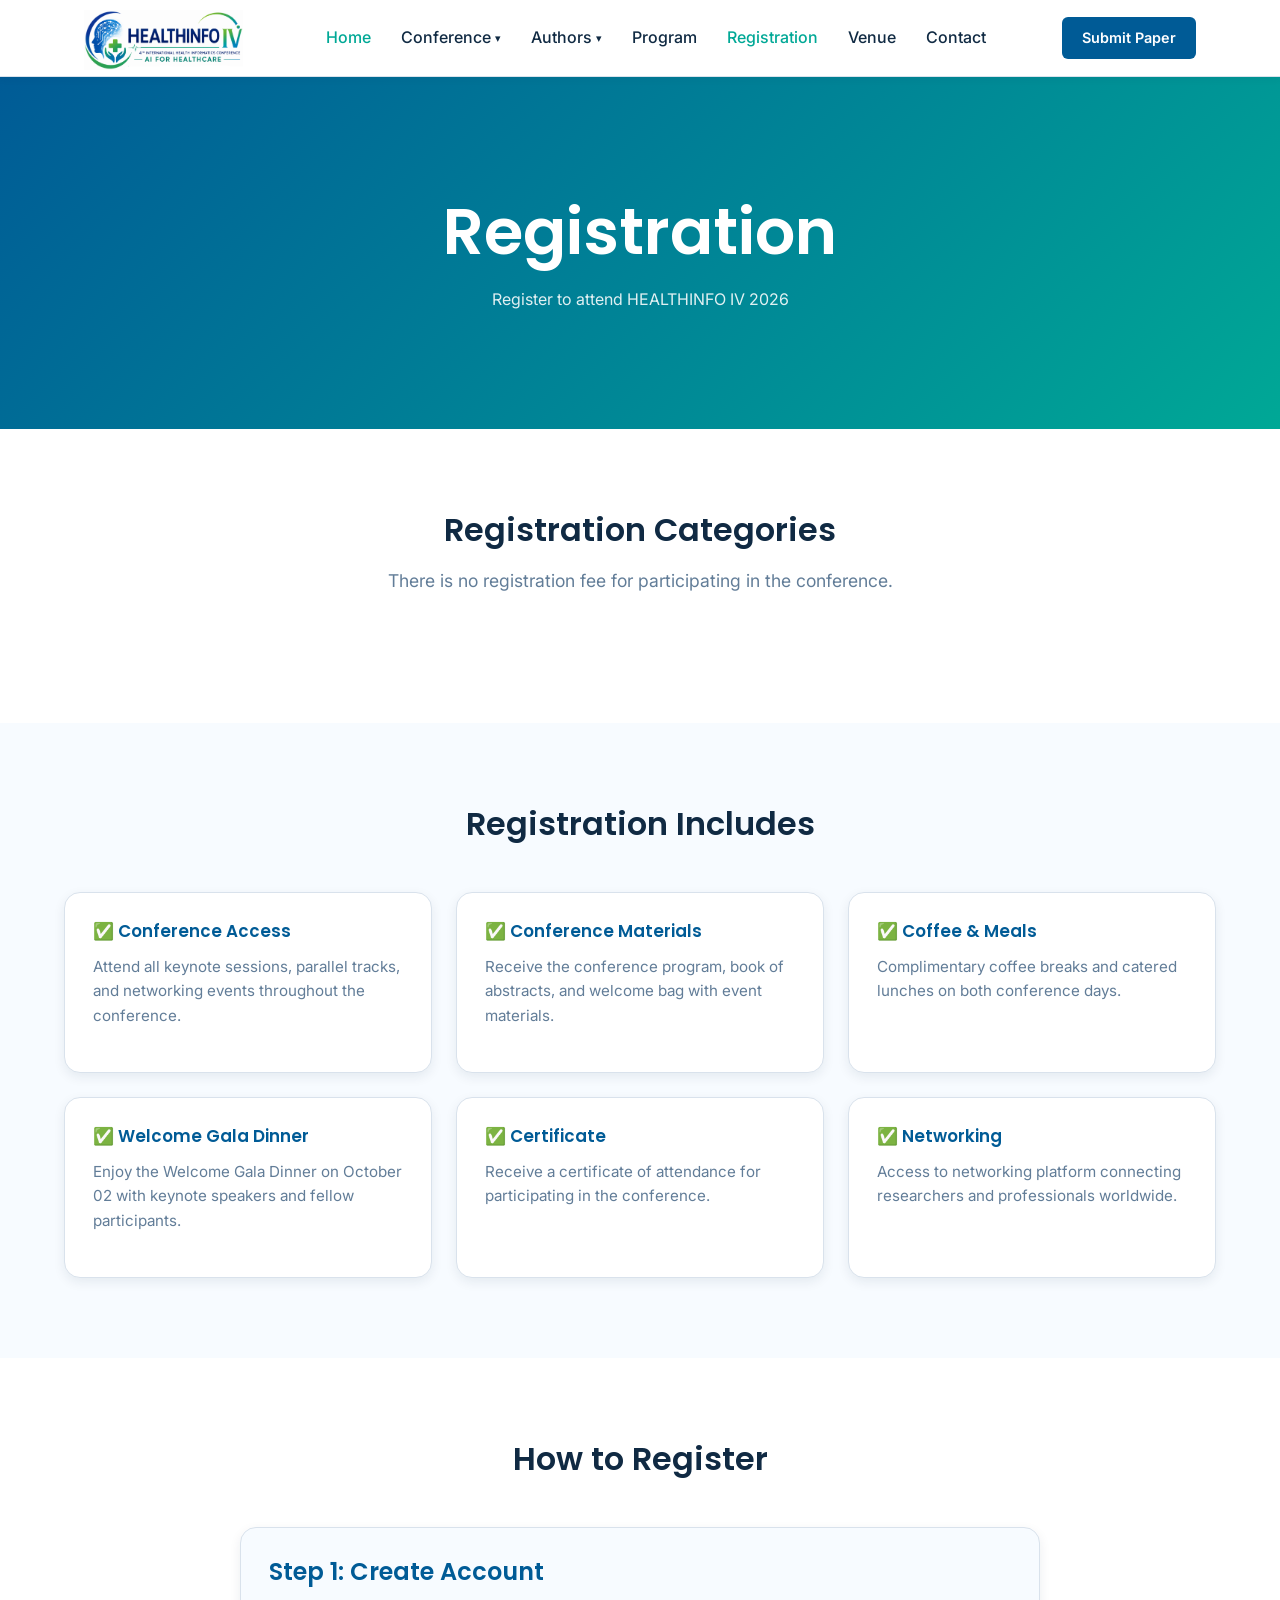
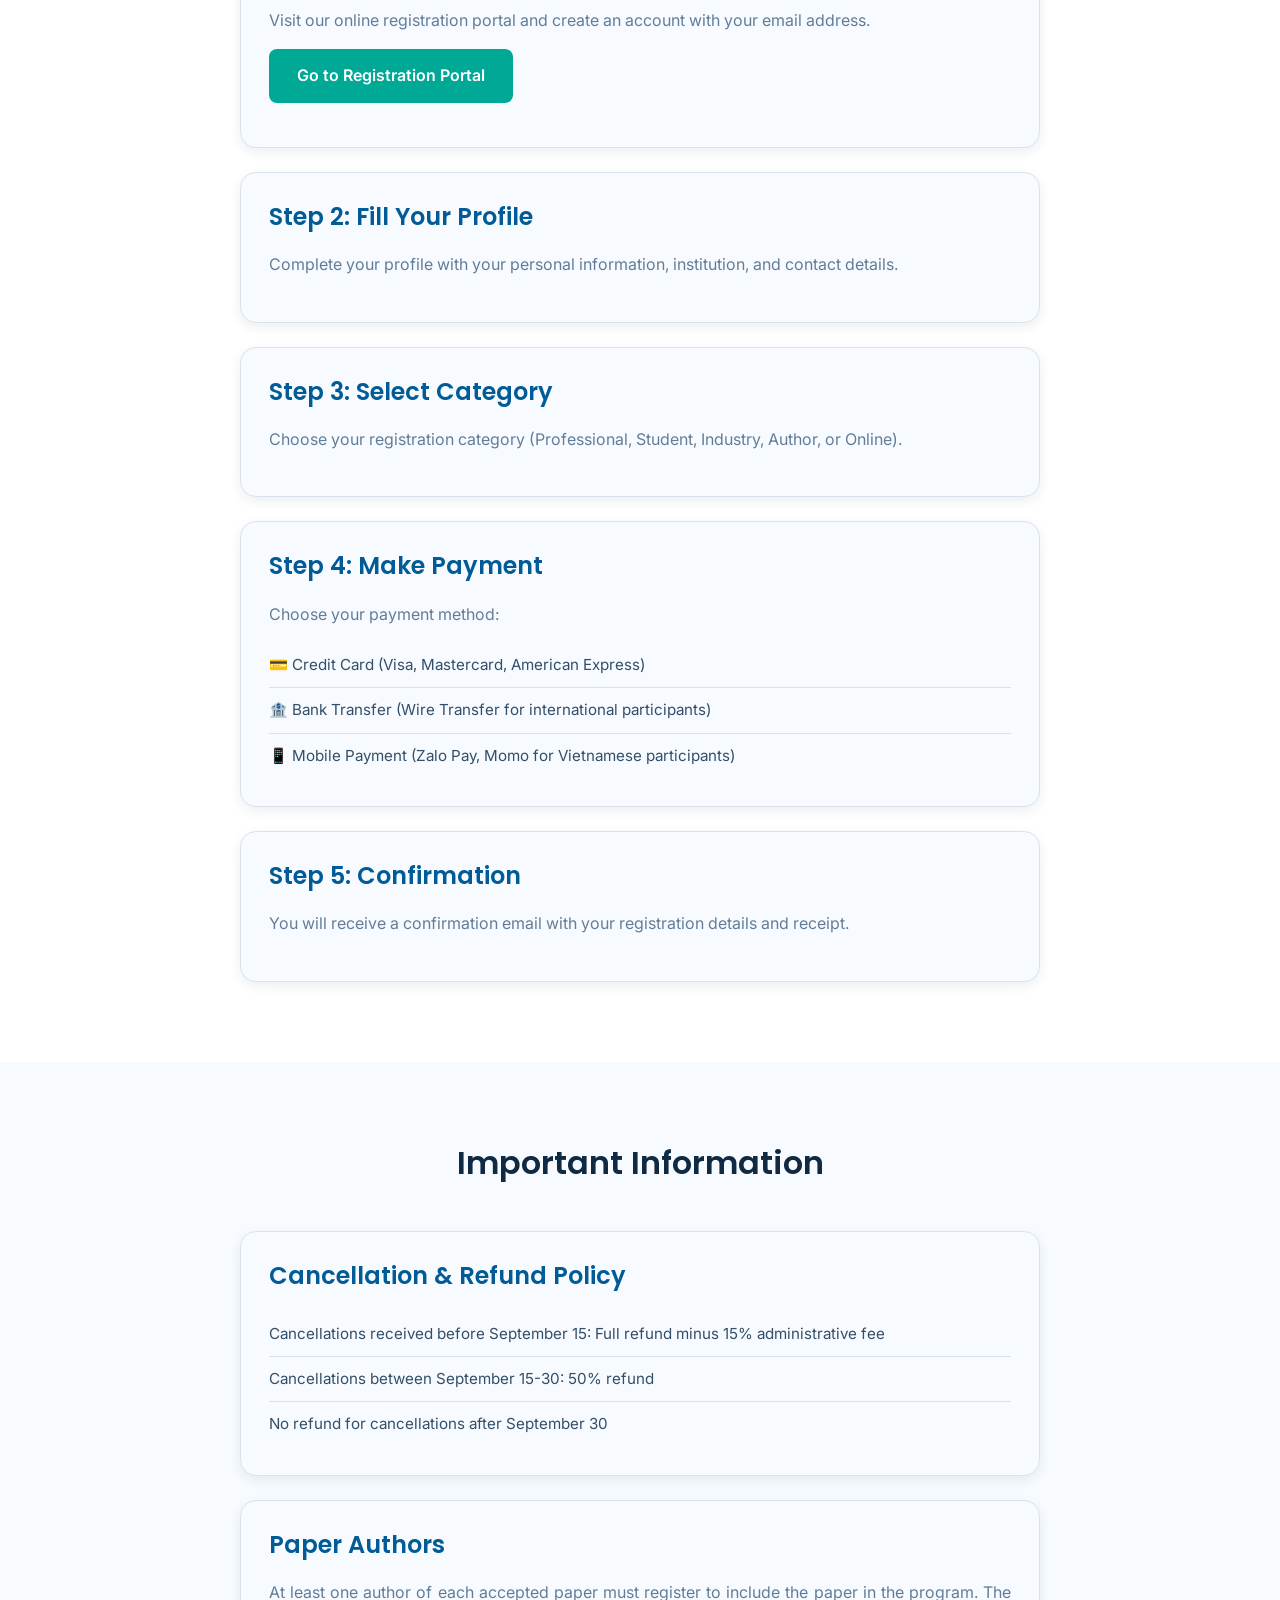
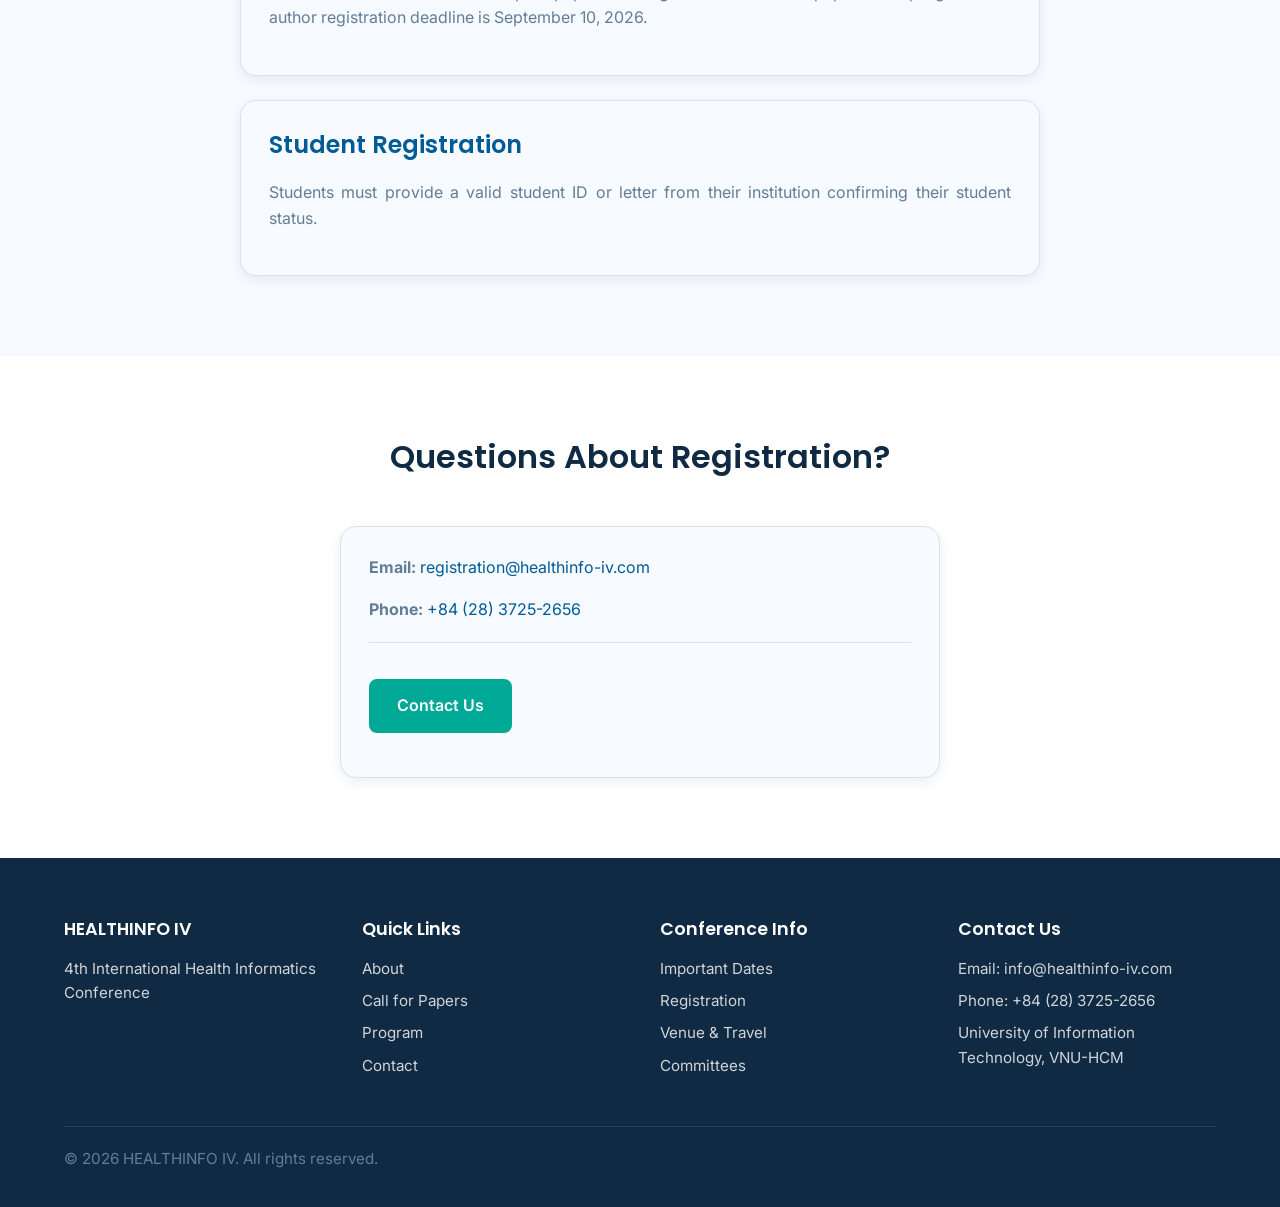
<file: registration.html>
<!DOCTYPE html>
<html lang="en">
<head>
  <meta charset="UTF-8">
  <meta name="viewport" content="width=device-width, initial-scale=1.0">
  <title>Registration - HEALTHINFO IV 2026</title>
  <link rel="stylesheet" href="assets/css/style.css">
  <link rel="icon" type="image/png" href="public/img/favicon.png">
</head>
<body>
<!-- Header -->
  <header class="site-header" id="site-header">
    <div class="container header-wrapper">
      <a href="index.html" class="logo">
        <img src="public/img/logo-healthinfo.png" alt="HEALTHINFO IV Logo">
        
      </a>

      <nav class="main-nav" id="main-nav">
        <ul>
          <li><a href="index.html" class="nav-active">Home</a></li>
          <li class="has-dropdown">
            <a href="#" class="dropdown-toggle">Conference <span class="arrow">▾</span></a>
            <ul class="dropdown">
              <li><a href="about.html">About</a></li>
              <li><a href="committees.html">Committees</a></li>
              <li><a href="speakers.html">Keynote Speakers</a></li>
            </ul>
          </li>
          <li class="has-dropdown">
            <a href="#" class="dropdown-toggle">Authors <span class="arrow">▾</span></a>
            <ul class="dropdown">
              <li><a href="call-for-papers.html">Call for Papers</a></li>
              <li><a href="important-dates.html">Important Dates</a></li>
            </ul>
          </li>
          <li><a href="program.html">Program</a></li>
          <li><a href="registration.html">Registration</a></li>
          <li><a href="venue.html">Venue</a></li>
          <li><a href="contact.html">Contact</a></li>
        </ul>
      </nav>

      <div class="header-right">
        <a href="call-for-papers.html" class="btn nav-cta-btn">Submit Paper</a>
        <button class="menu-toggle" id="menu-toggle" aria-label="Toggle menu">
          <span></span><span></span><span></span>
        </button>
      </div>
    </div>
  </header>

  <!-- Page Title -->
  <section class="hero" style="min-height: 300px; background: linear-gradient(135deg, #005b96 0%, #00a896 100%);">
    <div class="container hero-content">
      <h1>Registration</h1>
      <p>Register to attend HEALTHINFO IV 2026</p>
    </div>
  </section>

  <!-- Registration Categories -->
  <section class="section">
    <div class="container">
      <div class="section-title">
        <h2>Registration Categories</h2>
        <p>There is no registration fee for participating in the conference.</p>
      </div>

      <!-- <div style="max-width: 1000px; margin: 0 auto; overflow-x: auto;">
        <table class="program-table">
          <thead>
            <tr>
              <th>Category</th>
              <th>Early Bird (Until Aug 31)</th>
              <th>Regular (Sep 1 - 25)</th>
              <th>On-site (Oct 1-3)</th>
            </tr>
          </thead>
          <tbody>
            <tr>
              <td><strong>Full-time Researcher / Professional</strong></td>
              <td>$350</td>
              <td>$450</td>
              <td>$550</td>
            </tr>
            <tr>
              <td><strong>Student</strong></td>
              <td>$200</td>
              <td>$250</td>
              <td>$300</td>
            </tr>
            <tr>
              <td><strong>Industry Participant</strong></td>
              <td>$450</td>
              <td>$550</td>
              <td>$650</td>
            </tr>
            <tr>
              <td><strong>Paper Author (Minimum)</strong></td>
              <td>$300</td>
              <td>$400</td>
              <td>$500</td>
            </tr>
            <tr>
              <td><strong>Online Participant</strong></td>
              <td>$150</td>
              <td>$200</td>
              <td>N/A</td>
            </tr>
          </tbody>
        </table>
      </div>-->
    </div>
  </section>

  <!-- What's Included -->
  <section class="section" style="background: var(--light-color);">
    <div class="container">
      <div class="section-title">
        <h2>Registration Includes</h2>
      </div>

      <div class="topics-grid">
        <div class="topic-card">
          <h3>✅ Conference Access</h3>
          <p>Attend all keynote sessions, parallel tracks, and networking events throughout the conference.</p>
        </div>

        <div class="topic-card">
          <h3>✅ Conference Materials</h3>
          <p>Receive the conference program, book of abstracts, and welcome bag with event materials.</p>
        </div>

        <div class="topic-card">
          <h3>✅ Coffee & Meals</h3>
          <p>Complimentary coffee breaks and catered lunches on both conference days.</p>
        </div>

        <div class="topic-card">
          <h3>✅ Welcome Gala Dinner</h3>
          <p>Enjoy the Welcome Gala Dinner on October 02 with keynote speakers and fellow participants.</p>
        </div>

        <div class="topic-card">
          <h3>✅ Certificate</h3>
          <p>Receive a certificate of attendance for participating in the conference.</p>
        </div>

        <div class="topic-card">
          <h3>✅ Networking</h3>
          <p>Access to networking platform connecting researchers and professionals worldwide.</p>
        </div>
      </div>
    </div>
  </section>

  <!-- How to Register -->
  <section class="section">
    <div class="container">
      <div class="section-title">
        <h2>How to Register</h2>
      </div>

      <div style="max-width: 800px; margin: 0 auto;">
        <div class="about-card" style="margin-bottom: 24px;">
          <h3>Step 1: Create Account</h3>
          <p>Visit our online registration portal and create an account with your email address.</p>
          <p style="margin-top: 12px;"><a href="#register" class="btn primary-btn">Go to Registration Portal</a></p>
        </div>

        <div class="about-card" style="margin-bottom: 24px;">
          <h3>Step 2: Fill Your Profile</h3>
          <p>Complete your profile with your personal information, institution, and contact details.</p>
        </div>

        <div class="about-card" style="margin-bottom: 24px;">
          <h3>Step 3: Select Category</h3>
          <p>Choose your registration category (Professional, Student, Industry, Author, or Online).</p>
        </div>

        <div class="about-card" style="margin-bottom: 24px;">
          <h3>Step 4: Make Payment</h3>
          <p>Choose your payment method:</p>
          <ul class="overview-list">
            <li>💳 Credit Card (Visa, Mastercard, American Express)</li>
            <li>🏦 Bank Transfer (Wire Transfer for international participants)</li>
            <li>📱 Mobile Payment (Zalo Pay, Momo for Vietnamese participants)</li>
          </ul>
        </div>

        <div class="about-card">
          <h3>Step 5: Confirmation</h3>
          <p>You will receive a confirmation email with your registration details and receipt.</p>
        </div>
      </div>
    </div>
  </section>

  <!-- Important Information -->
  <section class="section" style="background: var(--light-color);">
    <div class="container">
      <div class="section-title">
        <h2>Important Information</h2>
      </div>

      <div style="max-width: 800px; margin: 0 auto;">
        <!--<div class="about-card" style="margin-bottom: 24px; background: #d4edda; border-color: #10b981;">
          <h3 style="color: #155724;">Early Bird Discount</h3>
          <p style="color: #155724;">Register by August 31, 2026 to receive 30% discount on registration fees!</p>
        </div>-->

        <div class="about-card" style="margin-bottom: 24px;">
          <h3>Cancellation & Refund Policy</h3>
          <ul class="overview-list">
            <li>Cancellations received before September 15: Full refund minus 15% administrative fee</li>
            <li>Cancellations between September 15-30: 50% refund</li>
            <li>No refund for cancellations after September 30</li>
          </ul>
        </div>

        <div class="about-card" style="margin-bottom: 24px;">
          <h3>Paper Authors</h3>
          <p>At least one author of each accepted paper must register to include the paper in the program. The author registration deadline is September 10, 2026.</p>
        </div>

        <div class="about-card">
          <h3>Student Registration</h3>
          <p>Students must provide a valid student ID or letter from their institution confirming their student status.</p>
        </div>
      </div>
    </div>
  </section>

  <!-- Contact for Questions -->
  <section class="section">
    <div class="container">
      <div class="section-title">
        <h2>Questions About Registration?</h2>
      </div>

      <div style="max-width: 600px; margin: 0 auto; text-align: center;">
        <div class="about-card">
          <p><strong>Email:</strong> <a href="mailto:registration@healthinfo-iv.com">registration@healthinfo-iv.com</a></p>
          <p><strong>Phone:</strong> <a href="tel:+84287352656">+84 (28) 3725-2656</a></p>
          <p style="margin-top: 20px; padding-top: 20px; border-top: 1px solid var(--border-color);">
            <a href="contact.html" class="btn primary-btn" style="margin-top: 16px;">Contact Us</a>
          </p>
        </div>
      </div>
    </div>
  </section>

  <!-- Footer -->
  <footer class="site-footer">
    <div class="container">
      <div class="footer-grid">
        <div class="footer-col">
          <h4>HEALTHINFO IV</h4>
          <p>4th International Health Informatics Conference</p>
        </div>

        <div class="footer-col">
          <h4>Quick Links</h4>
          <ul>
            <li><a href="about.html">About</a></li>
            <li><a href="call-for-papers.html">Call for Papers</a></li>
            <li><a href="program.html">Program</a></li>
            <li><a href="contact.html">Contact</a></li>
          </ul>
        </div>

        <div class="footer-col">
          <h4>Conference Info</h4>
          <ul>
            <li><a href="important-dates.html">Important Dates</a></li>
            <li><a href="registration.html">Registration</a></li>
            <li><a href="venue.html">Venue & Travel</a></li>
            <li><a href="committees.html">Committees</a></li>
          </ul>
        </div>

        <div class="footer-col">
          <h4>Contact Us</h4>
          <p>Email: info@healthinfo-iv.com</p>
          <p>Phone: +84 (28) 3725-2656</p>
          <p>University of Information Technology, VNU-HCM</p>
        </div>
      </div>

      <div class="footer-bottom">
        <p>&copy; 2026 HEALTHINFO IV. All rights reserved.</p>
      </div>
    </div>
  </footer>

  <script src="assets/js/main.js"></script>
</body>
</html>
</file>
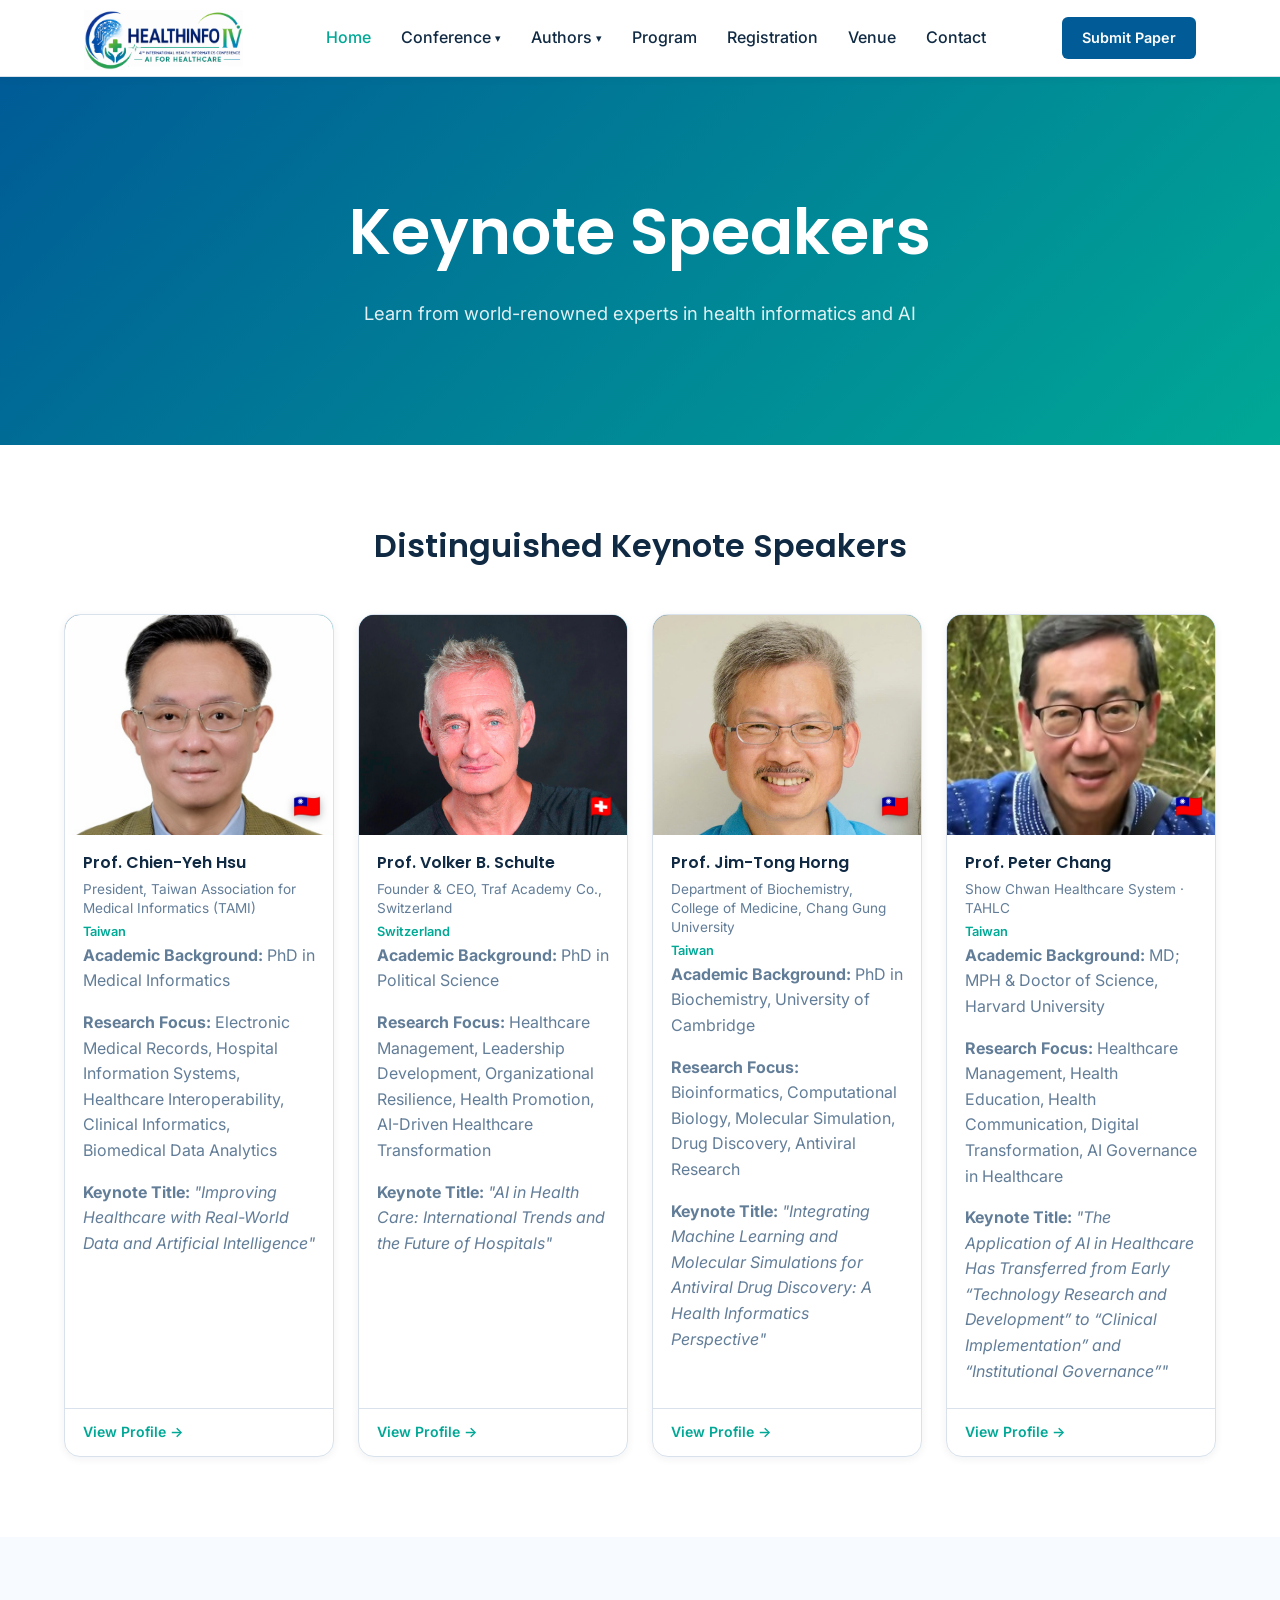
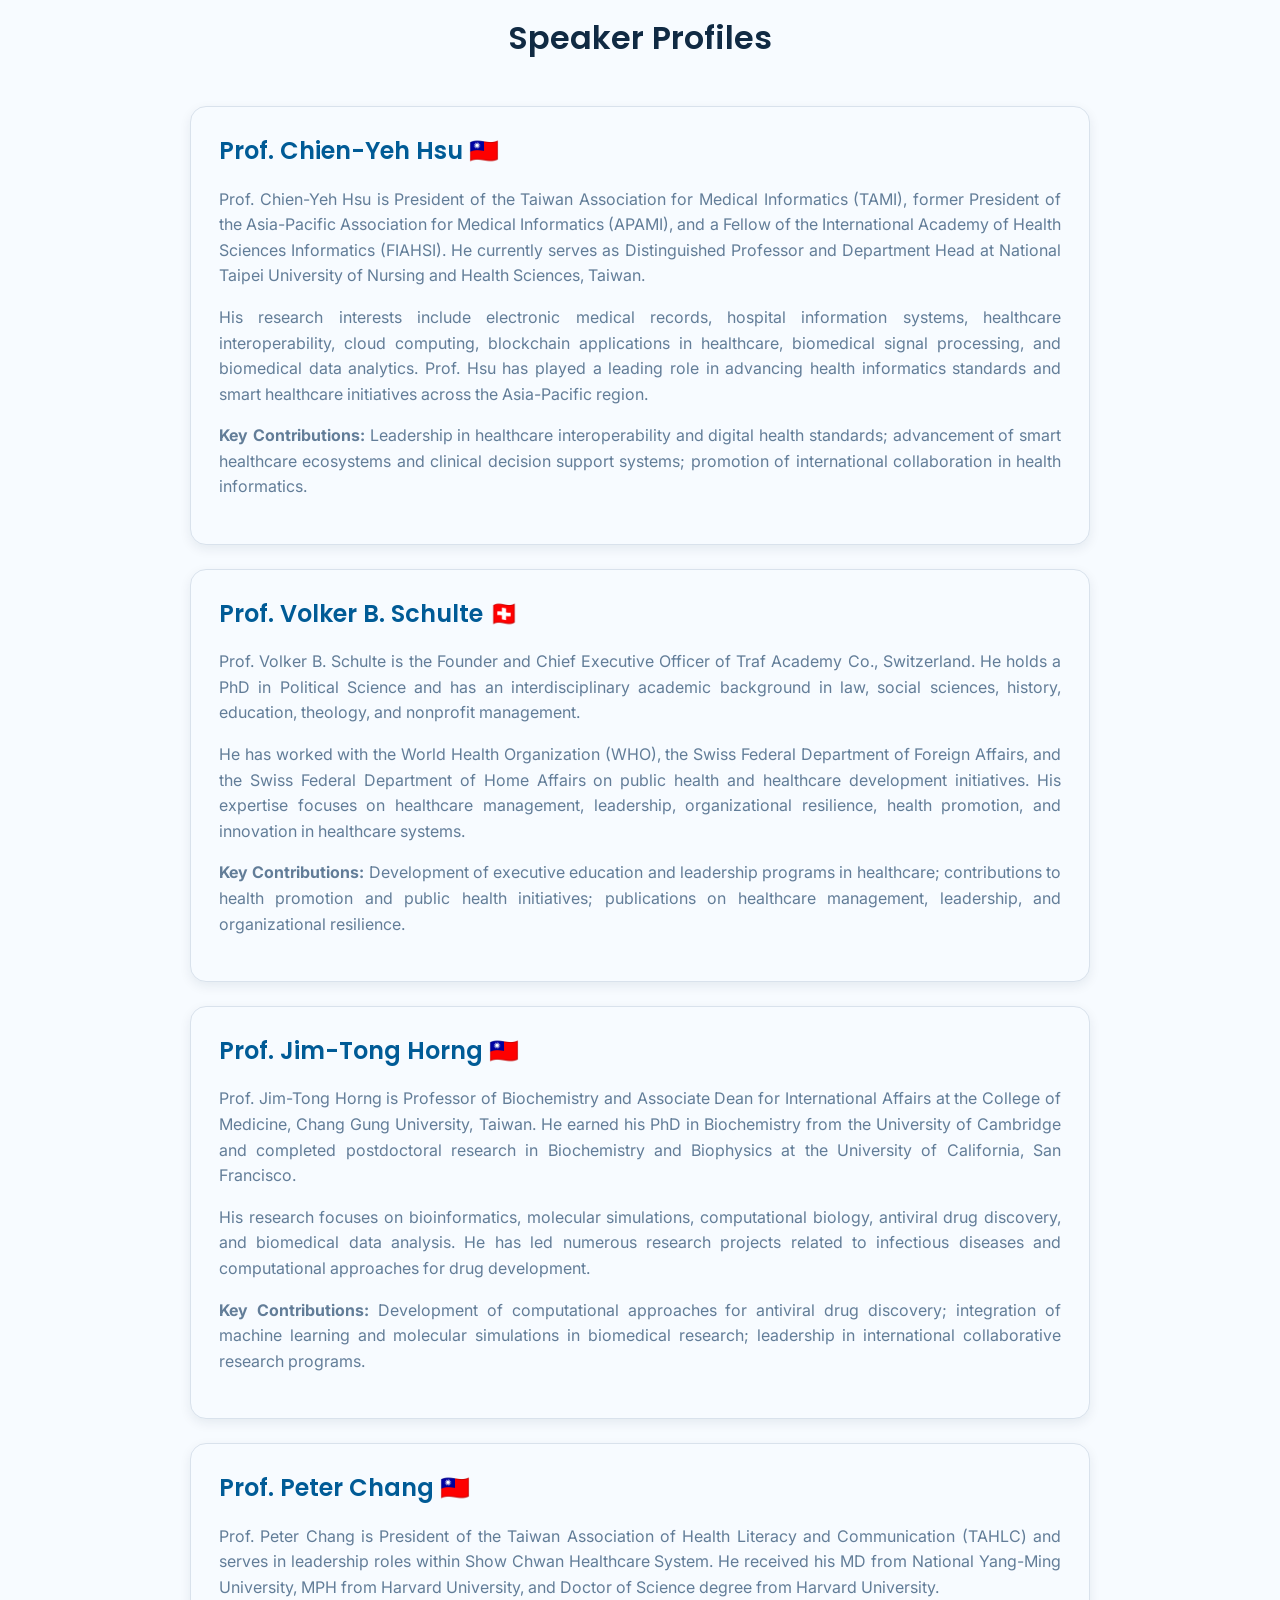
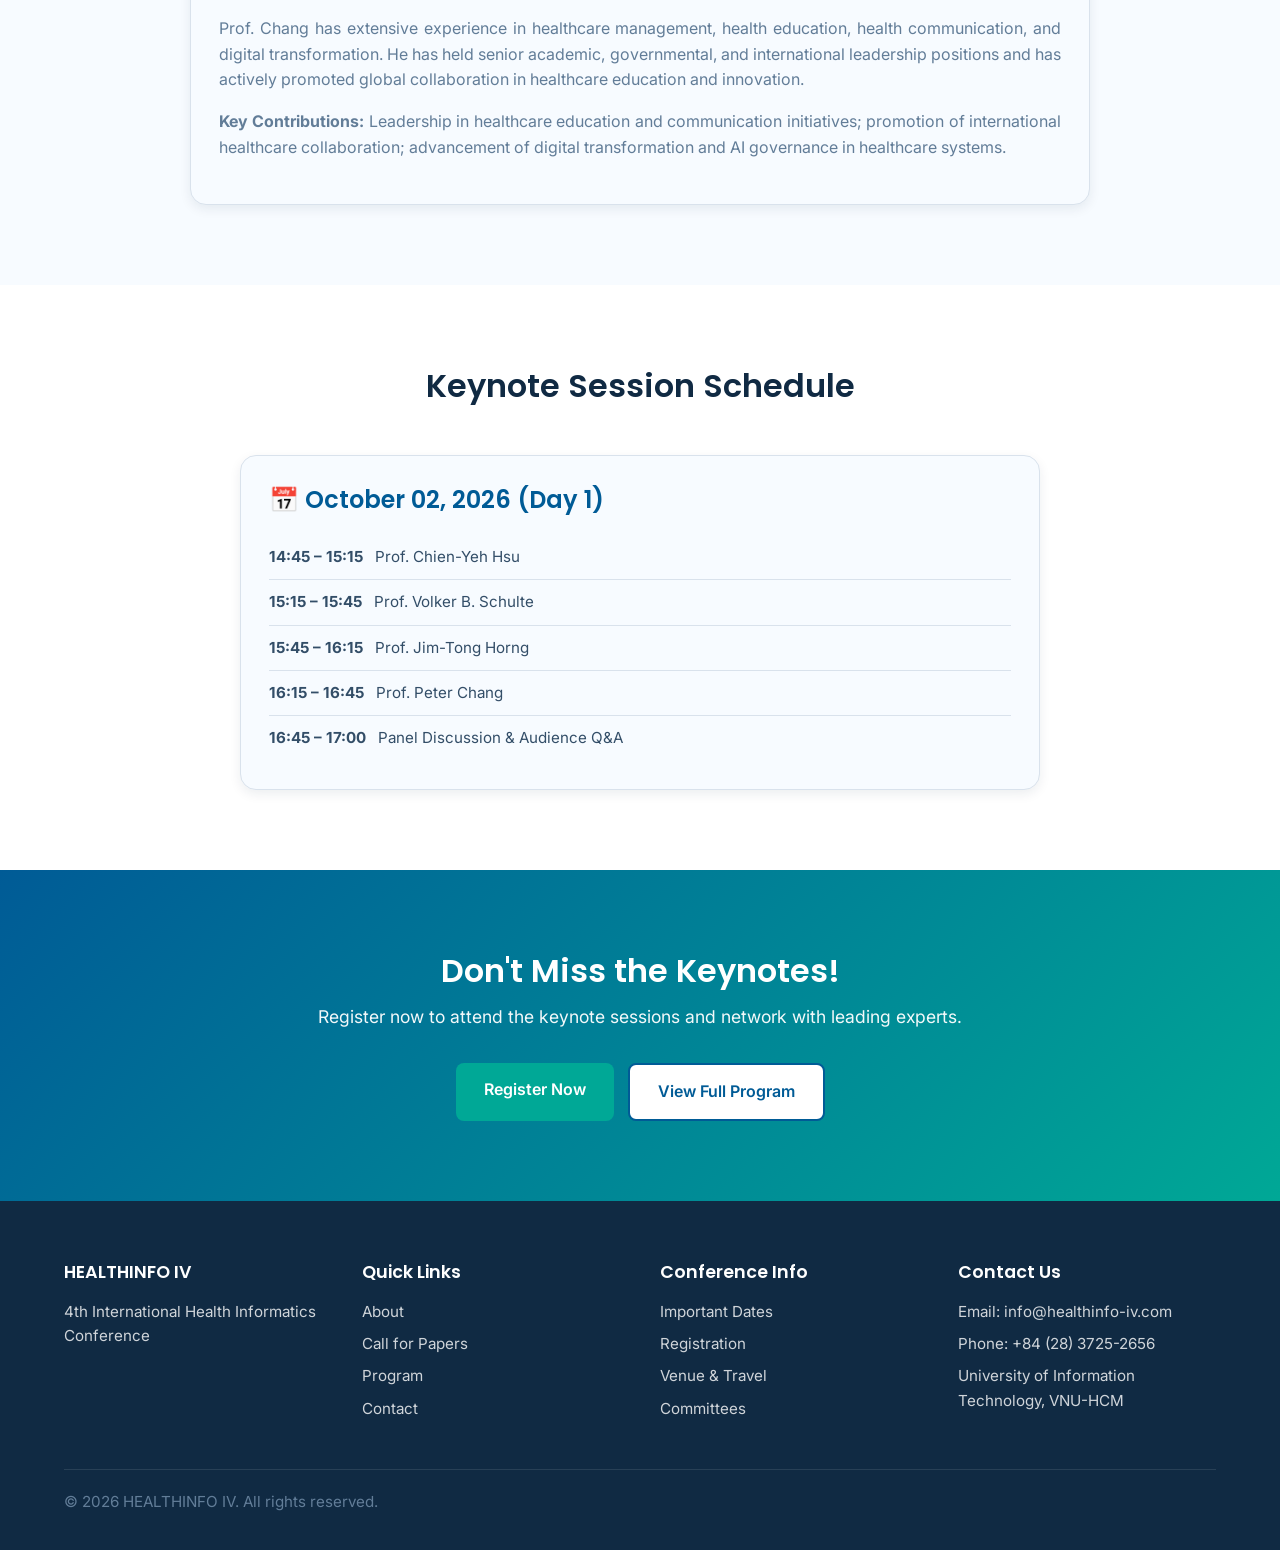
<file: speakers.html>
<!DOCTYPE html>
<html lang="en">
<head>
  <meta charset="UTF-8">
  <meta name="viewport" content="width=device-width, initial-scale=1.0">
  <title>Keynote Speakers - HEALTHINFO IV 2026</title>
  <link rel="stylesheet" href="assets/css/style.css">
  <link rel="icon" type="image/png" href="public/img/favicon.png">
</head>
<body>

<!-- Header -->
  <header class="site-header" id="site-header">
    <div class="container header-wrapper">
      <a href="index.html" class="logo">
        <img src="public/img/logo-healthinfo.png" alt="HEALTHINFO IV Logo">
        
      </a>

      <nav class="main-nav" id="main-nav">
        <ul>
          <li><a href="index.html" class="nav-active">Home</a></li>
          <li class="has-dropdown">
            <a href="#" class="dropdown-toggle">Conference <span class="arrow">▾</span></a>
            <ul class="dropdown">
              <li><a href="about.html">About</a></li>
              <li><a href="committees.html">Committees</a></li>
              <li><a href="speakers.html">Keynote Speakers</a></li>
            </ul>
          </li>
          <li class="has-dropdown">
            <a href="#" class="dropdown-toggle">Authors <span class="arrow">▾</span></a>
            <ul class="dropdown">
              <li><a href="call-for-papers.html">Call for Papers</a></li>
              <li><a href="important-dates.html">Important Dates</a></li>
            </ul>
          </li>
          <li><a href="program.html">Program</a></li>
          <li><a href="registration.html">Registration</a></li>
          <li><a href="venue.html">Venue</a></li>
          <li><a href="contact.html">Contact</a></li>
        </ul>
      </nav>

      <div class="header-right">
        <a href="call-for-papers.html" class="btn nav-cta-btn">Submit Paper</a>
        <button class="menu-toggle" id="menu-toggle" aria-label="Toggle menu">
          <span></span><span></span><span></span>
        </button>
      </div>
    </div>
  </header>

  <!-- Page Title -->
  <section class="hero" style="min-height: 300px; background: linear-gradient(135deg, #005b96 0%, #00a896 100%);">
    <div class="container hero-content">
      <h1>Keynote Speakers</h1>
      <p style="color: rgba(255,255,255,0.88); font-size: 1.15rem; margin-top: 12px; font-weight: 400;">Learn from world-renowned experts in health informatics and AI</p>
    </div>
  </section>

  <!-- Speakers -->
  <section class="section">
    <div class="container">
      <div class="section-title">
        <h2>Distinguished Keynote Speakers</h2>
      </div>

      <div class="speaker-grid">
        <div class="speaker-card">
          <div class="speaker-avatar-wrap">
            <img src="public/img/chien-yeh-hsu.jpg" alt="Prof. Chien-Yeh Hsu" class="speaker-avatar">
            <span class="speaker-country-flag">🇹🇼</span>
          </div>
          <div class="speaker-body">
            <h3>Prof. Chien-Yeh Hsu</h3>
            <p class="speaker-affil">President, Taiwan Association for Medical Informatics (TAMI)</p>
            <p class="speaker-country-text">Taiwan</p>
            <div class="speaker-details">
              <p><strong>Academic Background:</strong> PhD in Medical Informatics</p>
              <p><strong>Research Focus:</strong> Electronic Medical Records, Hospital Information Systems, Healthcare Interoperability, Clinical Informatics, Biomedical Data Analytics</p>
              <p><strong>Keynote Title:</strong> <em>"Improving Healthcare with Real-World Data and Artificial Intelligence"</em></p>
            </div>
          </div>
          <a href="speakers.html#hsu" class="speaker-profile-link">View Profile &rarr;</a>
        </div>

        <div class="speaker-card">
          <div class="speaker-avatar-wrap">
            <img src="public/img/volker-schulte.jpg" alt="Prof. Volker B. Schulte" class="speaker-avatar">
            <span class="speaker-country-flag">🇨🇭</span>
          </div>
          <div class="speaker-body">
            <h3>Prof. Volker B. Schulte</h3>
            <p class="speaker-affil">Founder &amp; CEO, Traf Academy Co., Switzerland</p>
            <p class="speaker-country-text">Switzerland</p>
            <div class="speaker-details">
              <p><strong>Academic Background:</strong> PhD in Political Science</p>
              <p><strong>Research Focus:</strong> Healthcare Management, Leadership Development, Organizational Resilience, Health Promotion, AI-Driven Healthcare Transformation</p>
              <p><strong>Keynote Title:</strong> <em>"AI in Health Care: International Trends and the Future of Hospitals"</em></p>
            </div>
          </div>
          <a href="speakers.html#schulte" class="speaker-profile-link">View Profile &rarr;</a>
        </div>

        <div class="speaker-card">
          <div class="speaker-avatar-wrap">
            <img src="public/img/jim-tong-horng.jpg" alt="Prof. Jim-Tong Horng" class="speaker-avatar">
            <span class="speaker-country-flag">🇹🇼</span>
          </div>
          <div class="speaker-body">
            <h3>Prof. Jim-Tong Horng</h3>
            <p class="speaker-affil">Department of Biochemistry, College of Medicine, Chang Gung University</p>
            <p class="speaker-country-text">Taiwan</p>
            <div class="speaker-details">
              <p><strong>Academic Background:</strong> PhD in Biochemistry, University of Cambridge</p>
              <p><strong>Research Focus:</strong> Bioinformatics, Computational Biology, Molecular Simulation, Drug Discovery, Antiviral Research</p>
              <p><strong>Keynote Title:</strong> <em>"Integrating Machine Learning and Molecular Simulations for Antiviral Drug Discovery: A Health Informatics Perspective"</em></p>
            </div>
          </div>
          <a href="speakers.html#horng" class="speaker-profile-link">View Profile &rarr;</a>
        </div>

        <div class="speaker-card">
          <div class="speaker-avatar-wrap">
            <img src="public/img/peter-chang.jpg" alt="Prof. Peter Chang" class="speaker-avatar" style="object-position: center 35%;">
            <span class="speaker-country-flag">🇹🇼</span>
          </div>
          <div class="speaker-body">
            <h3>Prof. Peter Chang</h3>
            <p class="speaker-affil">Show Chwan Healthcare System &middot; TAHLC</p>
            <p class="speaker-country-text">Taiwan</p>
            <div class="speaker-details">
              <p><strong>Academic Background:</strong> MD; MPH &amp; Doctor of Science, Harvard University</p>
              <p><strong>Research Focus:</strong> Healthcare Management, Health Education, Health Communication, Digital Transformation, AI Governance in Healthcare</p>
              <p><strong>Keynote Title:</strong> <em>"The Application of AI in Healthcare Has Transferred from Early &ldquo;Technology Research and Development&rdquo; to &ldquo;Clinical Implementation&rdquo; and &ldquo;Institutional Governance&rdquo;"</em></p>
            </div>
          </div>
          <a href="speakers.html#chang" class="speaker-profile-link">View Profile &rarr;</a>
        </div>
      </div>
    </div>
  </section>

  <!-- Speaker Bios -->
  <section class="section" style="background: var(--light-color);">
    <div class="container">
      <div class="section-title">
        <h2>Speaker Profiles</h2>
      </div>

      <div style="max-width: 900px; margin: 0 auto;">
        <div class="about-card" id="hsu" style="margin-bottom: 24px;">
          <h3>Prof. Chien-Yeh Hsu 🇹🇼</h3>
          <p>Prof. Chien-Yeh Hsu is President of the Taiwan Association for Medical Informatics (TAMI), former President of the Asia-Pacific Association for Medical Informatics (APAMI), and a Fellow of the International Academy of Health Sciences Informatics (FIAHSI). He currently serves as Distinguished Professor and Department Head at National Taipei University of Nursing and Health Sciences, Taiwan.</p>
          <p>His research interests include electronic medical records, hospital information systems, healthcare interoperability, cloud computing, blockchain applications in healthcare, biomedical signal processing, and biomedical data analytics. Prof. Hsu has played a leading role in advancing health informatics standards and smart healthcare initiatives across the Asia-Pacific region.</p>
          <p><strong>Key Contributions:</strong> Leadership in healthcare interoperability and digital health standards; advancement of smart healthcare ecosystems and clinical decision support systems; promotion of international collaboration in health informatics.</p>
        </div>

        <div class="about-card" id="schulte" style="margin-bottom: 24px;">
          <h3>Prof. Volker B. Schulte 🇨🇭</h3>
          <p>Prof. Volker B. Schulte is the Founder and Chief Executive Officer of Traf Academy Co., Switzerland. He holds a PhD in Political Science and has an interdisciplinary academic background in law, social sciences, history, education, theology, and nonprofit management.</p>
          <p>He has worked with the World Health Organization (WHO), the Swiss Federal Department of Foreign Affairs, and the Swiss Federal Department of Home Affairs on public health and healthcare development initiatives. His expertise focuses on healthcare management, leadership, organizational resilience, health promotion, and innovation in healthcare systems.</p>
          <p><strong>Key Contributions:</strong> Development of executive education and leadership programs in healthcare; contributions to health promotion and public health initiatives; publications on healthcare management, leadership, and organizational resilience.</p>
        </div>

        <div class="about-card" id="horng" style="margin-bottom: 24px;">
          <h3>Prof. Jim-Tong Horng 🇹🇼</h3>
          <p>Prof. Jim-Tong Horng is Professor of Biochemistry and Associate Dean for International Affairs at the College of Medicine, Chang Gung University, Taiwan. He earned his PhD in Biochemistry from the University of Cambridge and completed postdoctoral research in Biochemistry and Biophysics at the University of California, San Francisco.</p>
          <p>His research focuses on bioinformatics, molecular simulations, computational biology, antiviral drug discovery, and biomedical data analysis. He has led numerous research projects related to infectious diseases and computational approaches for drug development.</p>
          <p><strong>Key Contributions:</strong> Development of computational approaches for antiviral drug discovery; integration of machine learning and molecular simulations in biomedical research; leadership in international collaborative research programs.</p>
        </div>

        <div class="about-card" id="chang">
          <h3>Prof. Peter Chang 🇹🇼</h3>
          <p>Prof. Peter Chang is President of the Taiwan Association of Health Literacy and Communication (TAHLC) and serves in leadership roles within Show Chwan Healthcare System. He received his MD from National Yang-Ming University, MPH from Harvard University, and Doctor of Science degree from Harvard University.</p>
          <p>Prof. Chang has extensive experience in healthcare management, health education, health communication, and digital transformation. He has held senior academic, governmental, and international leadership positions and has actively promoted global collaboration in healthcare education and innovation.</p>
          <p><strong>Key Contributions:</strong> Leadership in healthcare education and communication initiatives; promotion of international healthcare collaboration; advancement of digital transformation and AI governance in healthcare systems.</p>
        </div>
      </div>
    </div>
  </section>

  <!-- Schedule -->
  <section class="section">
    <div class="container">
      <div class="section-title">
        <h2>Keynote Session Schedule</h2>
      </div>

      <div style="max-width: 800px; margin: 0 auto;">
        <div class="about-card">
          <h3>&#x1F4C5; October 02, 2026 (Day 1)</h3>
          <ul class="overview-list">
            <li><strong>14:45 &ndash; 15:15</strong> &nbsp; Prof. Chien-Yeh Hsu</li>
            <li><strong>15:15 &ndash; 15:45</strong> &nbsp; Prof. Volker B. Schulte</li>
            <li><strong>15:45 &ndash; 16:15</strong> &nbsp; Prof. Jim-Tong Horng</li>
            <li><strong>16:15 &ndash; 16:45</strong> &nbsp; Prof. Peter Chang</li>
            <li><strong>16:45 &ndash; 17:00</strong> &nbsp; Panel Discussion &amp; Audience Q&amp;A</li>
          </ul>
        </div>
      </div>
    </div>
  </section>

  <!-- CTA -->
  <section class="section cta-section">
    <div class="container">
      <div class="cta-content">
        <h2>Don't Miss the Keynotes!</h2>
        <p>Register now to attend the keynote sessions and network with leading experts.</p>
        <div class="hero-actions">
          <a href="registration.html" class="btn primary-btn">Register Now</a>
          <a href="program.html" class="btn secondary-btn">View Full Program</a>
        </div>
      </div>
    </div>
  </section>

  <!-- Footer -->
  <footer class="site-footer">
    <div class="container">
      <div class="footer-grid">
        <div class="footer-col">
          <h4>HEALTHINFO IV</h4>
          <p>4th International Health Informatics Conference</p>
        </div>

        <div class="footer-col">
          <h4>Quick Links</h4>
          <ul>
            <li><a href="about.html">About</a></li>
            <li><a href="call-for-papers.html">Call for Papers</a></li>
            <li><a href="program.html">Program</a></li>
            <li><a href="contact.html">Contact</a></li>
          </ul>
        </div>

        <div class="footer-col">
          <h4>Conference Info</h4>
          <ul>
            <li><a href="important-dates.html">Important Dates</a></li>
            <li><a href="registration.html">Registration</a></li>
            <li><a href="venue.html">Venue & Travel</a></li>
            <li><a href="committees.html">Committees</a></li>
          </ul>
        </div>

        <div class="footer-col">
          <h4>Contact Us</h4>
          <p>Email: info@healthinfo-iv.com</p>
          <p>Phone: +84 (28) 3725-2656</p>
          <p>University of Information Technology, VNU-HCM</p>
        </div>
      </div>

      <div class="footer-bottom">
        <p>&copy; 2026 HEALTHINFO IV. All rights reserved.</p>
      </div>
    </div>
  </footer>

  <script src="assets/js/main.js"></script>
</body>
</html>
</file>
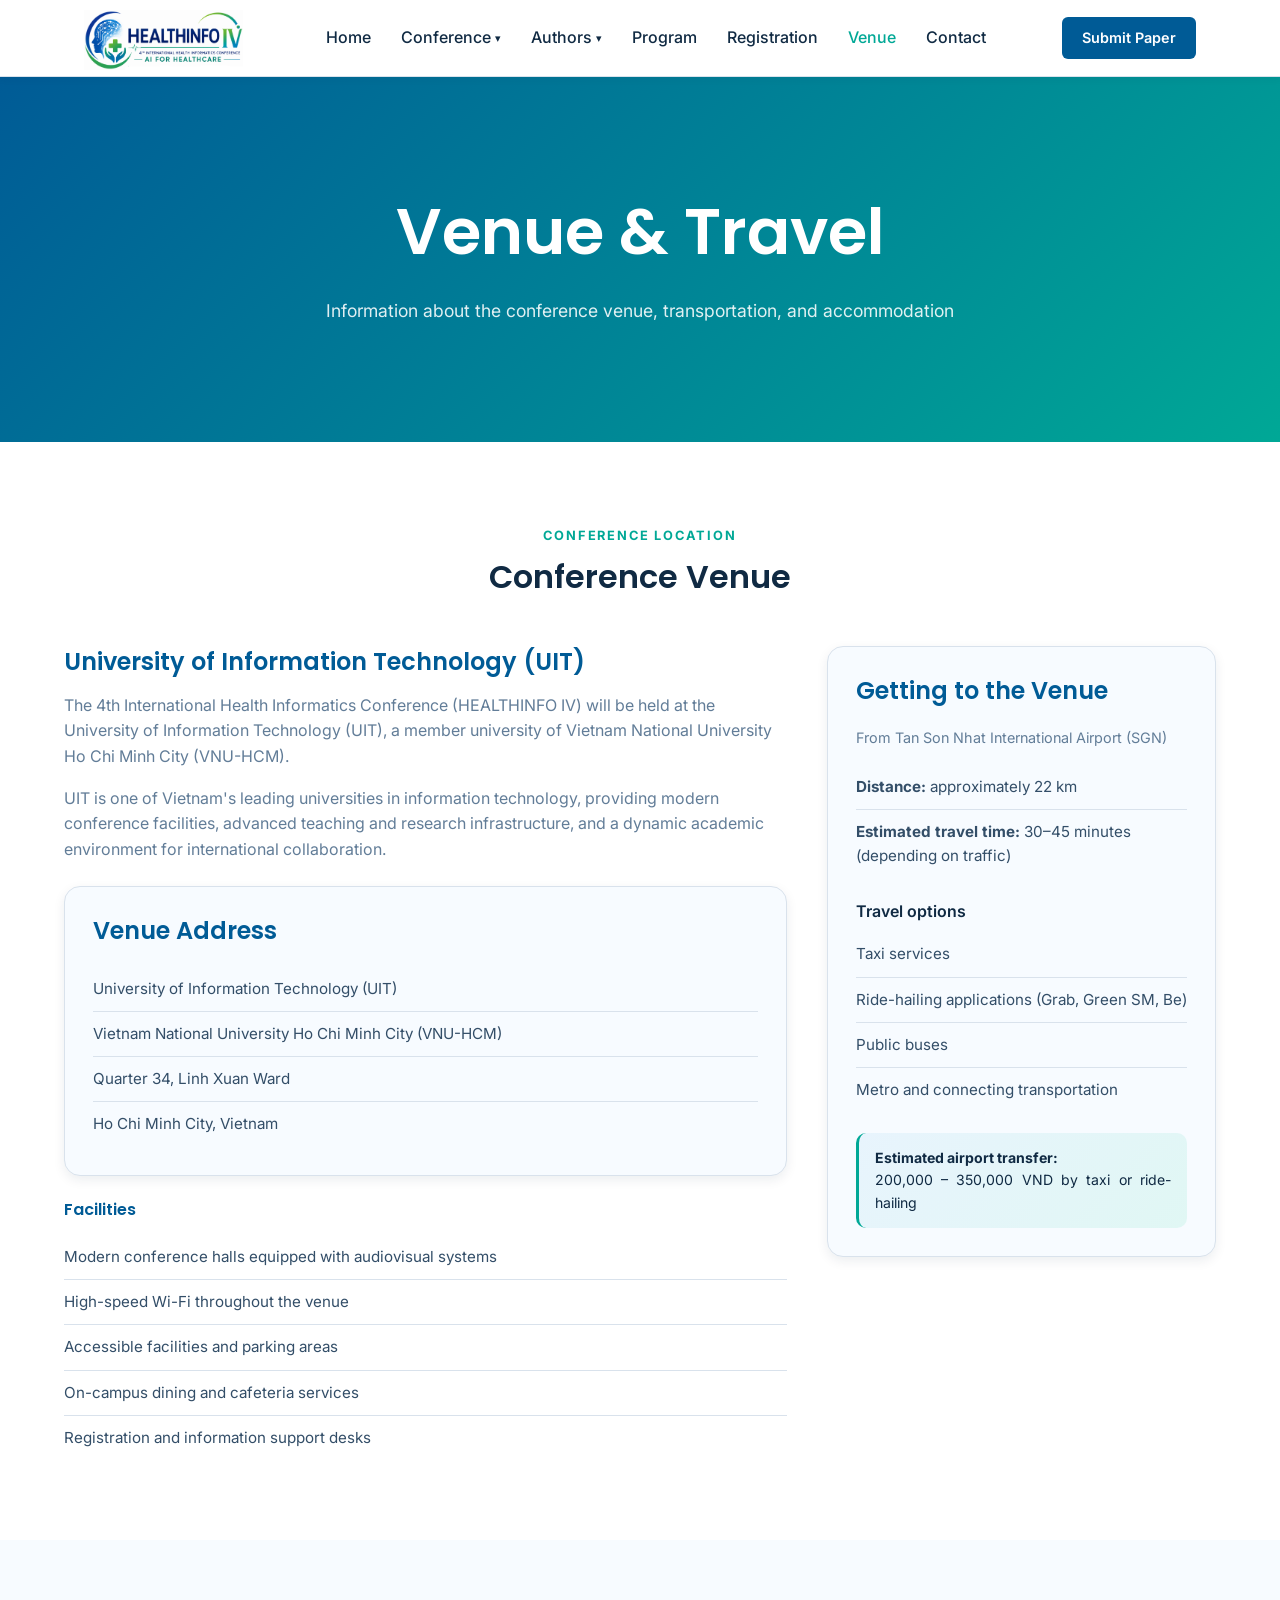
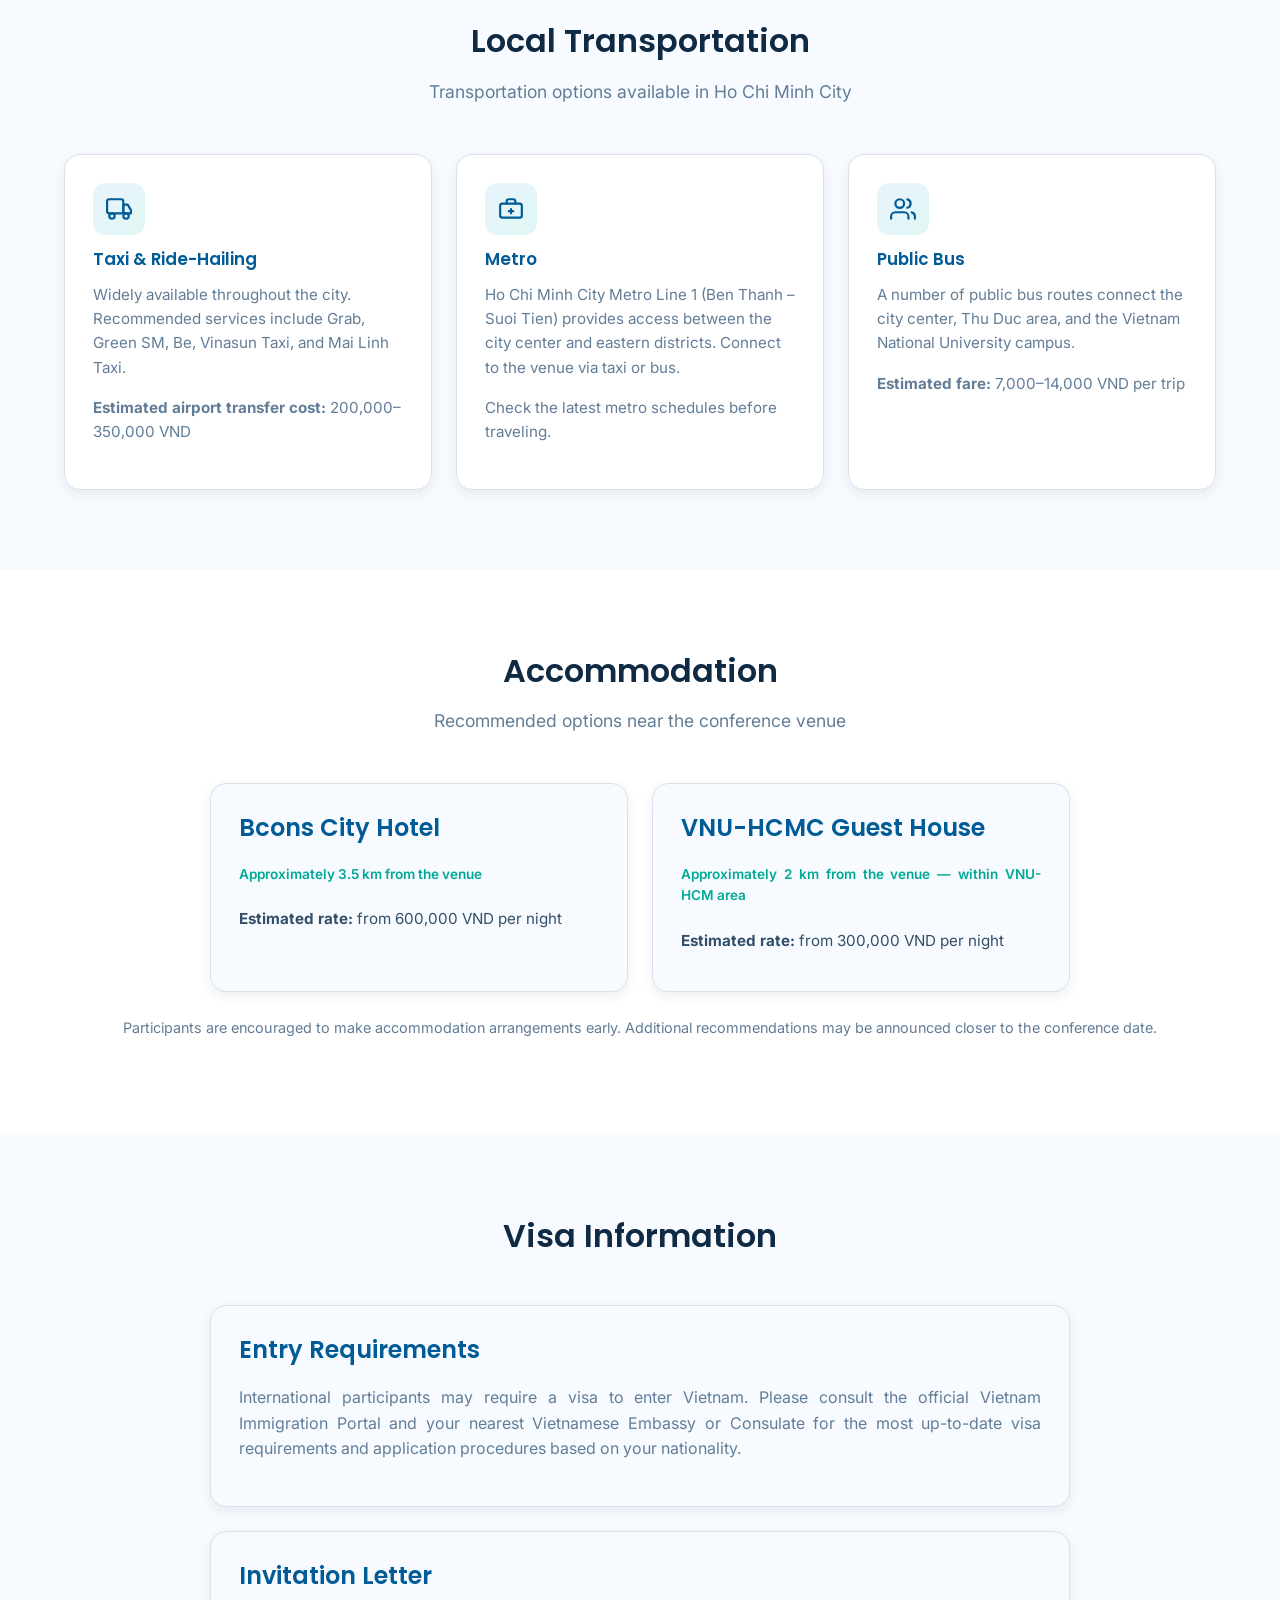
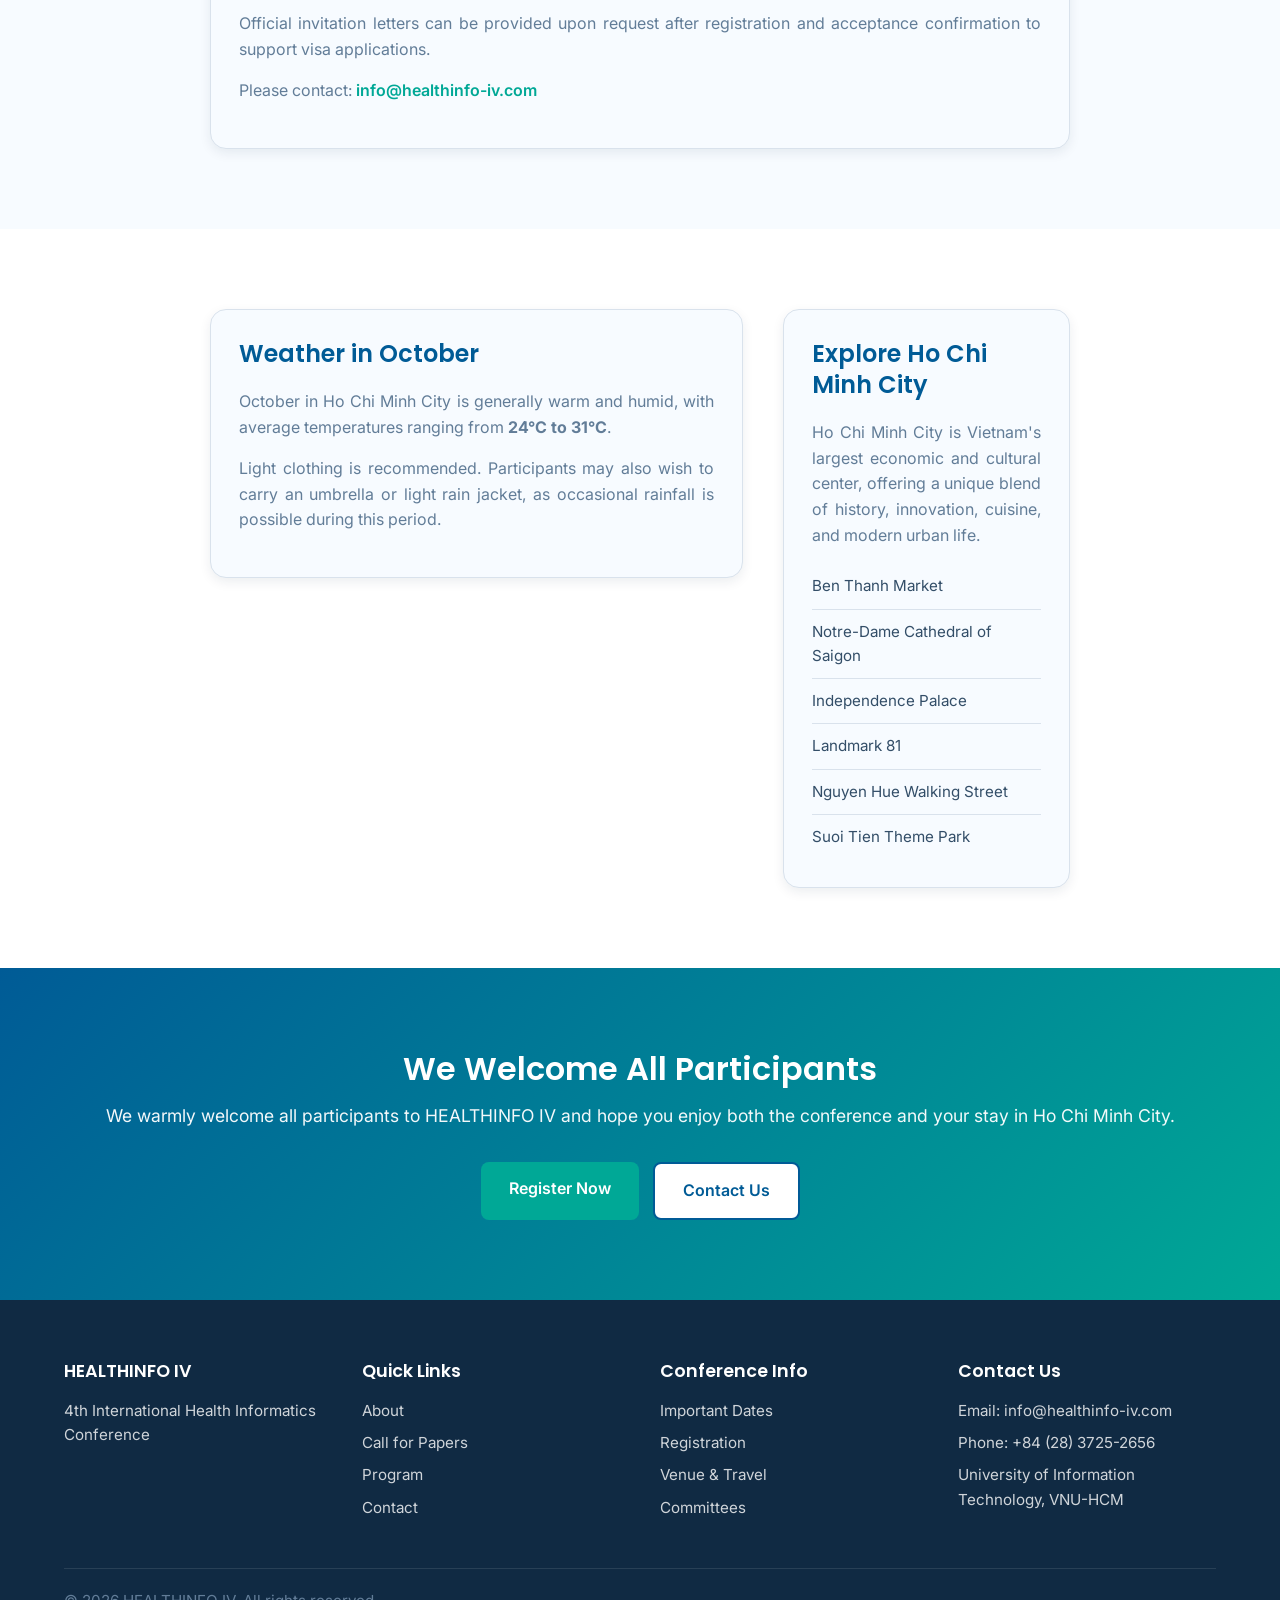
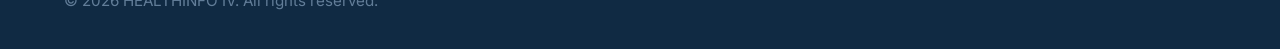
<file: venue.html>
<!DOCTYPE html>
<html lang="en">
<head>
  <meta charset="UTF-8">
  <meta name="viewport" content="width=device-width, initial-scale=1.0">
  <title>Venue &amp; Travel - HEALTHINFO IV 2026</title>
  <link rel="stylesheet" href="assets/css/style.css">
  <link rel="icon" type="image/png" href="public/img/favicon.png">
</head>
<body>

  <!-- Header -->
  <header class="site-header" id="site-header">
    <div class="container header-wrapper">
      <a href="index.html" class="logo">
        <img src="public/img/logo-healthinfo.png" alt="HEALTHINFO IV Logo">
      </a>
      <nav class="main-nav" id="main-nav">
        <ul>
          <li><a href="index.html">Home</a></li>
          <li class="has-dropdown">
            <a href="#" class="dropdown-toggle">Conference <span class="arrow">&#9662;</span></a>
            <ul class="dropdown">
              <li><a href="about.html">About</a></li>
              <li><a href="committees.html">Committees</a></li>
              <li><a href="speakers.html">Keynote Speakers</a></li>
            </ul>
          </li>
          <li class="has-dropdown">
            <a href="#" class="dropdown-toggle">Authors <span class="arrow">&#9662;</span></a>
            <ul class="dropdown">
              <li><a href="call-for-papers.html">Call for Papers</a></li>
              <li><a href="important-dates.html">Important Dates</a></li>
            </ul>
          </li>
          <li><a href="program.html">Program</a></li>
          <li><a href="registration.html">Registration</a></li>
          <li><a href="venue.html" class="nav-active">Venue</a></li>
          <li><a href="contact.html">Contact</a></li>
        </ul>
      </nav>
      <div class="header-right">
        <a href="call-for-papers.html" class="btn nav-cta-btn">Submit Paper</a>
        <button class="menu-toggle" id="menu-toggle" aria-label="Toggle menu">
          <span></span><span></span><span></span>
        </button>
      </div>
    </div>
  </header>

  <!-- Hero -->
  <section class="hero" style="min-height:300px; background:linear-gradient(135deg,#005b96 0%,#00a896 100%);">
    <div class="container hero-content">
      <h1>Venue &amp; Travel</h1>
      <p class="page-hero-sub">Information about the conference venue, transportation, and accommodation</p>
    </div>
  </section>

  <!-- Conference Venue -->
  <section class="section">
    <div class="container">
      <div class="section-title">
        <span class="section-eyebrow">Conference Location</span>
        <h2>Conference Venue</h2>
      </div>

      <div class="two-columns">
        <!-- Left: info -->
        <div>
          <h3 style="color:var(--primary-color); margin-bottom:16px;">University of Information Technology (UIT)</h3>
          <p>The 4th International Health Informatics Conference (HEALTHINFO IV) will be held at the University of Information Technology (UIT), a member university of Vietnam National University Ho Chi Minh City (VNU-HCM).</p>
          <p>UIT is one of Vietnam's leading universities in information technology, providing modern conference facilities, advanced teaching and research infrastructure, and a dynamic academic environment for international collaboration.</p>

          <div class="about-card" style="margin-top:24px; margin-bottom:24px;">
            <h3>Venue Address</h3>
            <ul class="overview-list">
              <li>University of Information Technology (UIT)</li>
              <li>Vietnam National University Ho Chi Minh City (VNU-HCM)</li>
              <li>Quarter 34, Linh Xuan Ward</li>
              <li>Ho Chi Minh City, Vietnam</li>
            </ul>
          </div>

          <h3 style="color:var(--primary-color); font-size:1rem; margin-bottom:14px;">Facilities</h3>
          <ul class="overview-list">
            <li>Modern conference halls equipped with audiovisual systems</li>
            <li>High-speed Wi-Fi throughout the venue</li>
            <li>Accessible facilities and parking areas</li>
            <li>On-campus dining and cafeteria services</li>
            <li>Registration and information support desks</li>
          </ul>
        </div>

        <!-- Right: getting there -->
        <div class="about-card">
          <h3>Getting to the Venue</h3>
          <p style="font-size:0.9rem; color:var(--text-light); margin-bottom:16px;">From Tan Son Nhat International Airport (SGN)</p>

          <ul class="overview-list">
            <li><strong>Distance:</strong> approximately 22 km</li>
            <li><strong>Estimated travel time:</strong> 30&ndash;45 minutes (depending on traffic)</li>
          </ul>

          <p style="margin-top:20px; margin-bottom:8px; font-weight:600; color:var(--dark-color);">Travel options</p>
          <ul class="overview-list">
            <li>Taxi services</li>
            <li>Ride-hailing applications (Grab, Green SM, Be)</li>
            <li>Public buses</li>
            <li>Metro and connecting transportation</li>
          </ul>

          <div style="margin-top:20px; padding:14px 16px; background:linear-gradient(135deg,#e8f4fd,#e0f7f4); border-radius:10px; border-left:3px solid var(--secondary-color);">
            <p style="margin:0; font-size:0.88rem; color:var(--dark-color);"><strong>Estimated airport transfer:</strong><br>200,000 &ndash; 350,000 VND by taxi or ride-hailing</p>
          </div>
        </div>
      </div>
    </div>
  </section>

  <!-- Local Transportation -->
  <section class="section" style="background:var(--light-color);">
    <div class="container">
      <div class="section-title">
        <h2>Local Transportation</h2>
        <p>Transportation options available in Ho Chi Minh City</p>
      </div>

      <div class="topics-grid">
        <div class="topic-card">
          <div class="topic-icon-wrap">
            <svg viewBox="0 0 24 24" width="26" height="26" fill="none" stroke="currentColor" stroke-width="2" stroke-linecap="round" stroke-linejoin="round"><rect x="1" y="3" width="15" height="13" rx="2"/><path d="M16 8h4l3 5v3h-7V8z"/><circle cx="5.5" cy="18.5" r="2.5"/><circle cx="18.5" cy="18.5" r="2.5"/></svg>
          </div>
          <h3>Taxi &amp; Ride-Hailing</h3>
          <p>Widely available throughout the city. Recommended services include Grab, Green SM, Be, Vinasun Taxi, and Mai Linh Taxi.</p>
          <p><strong>Estimated airport transfer cost:</strong> 200,000&ndash;350,000 VND</p>
        </div>

        <div class="topic-card">
          <div class="topic-icon-wrap">
            <svg viewBox="0 0 24 24" width="26" height="26" fill="none" stroke="currentColor" stroke-width="2" stroke-linecap="round" stroke-linejoin="round"><rect x="2" y="7" width="20" height="13" rx="2"/><path d="M16 7V5a2 2 0 0 0-2-2h-4a2 2 0 0 0-2 2v2"/><line x1="12" y1="12" x2="12" y2="16"/><line x1="10" y1="14" x2="14" y2="14"/></svg>
          </div>
          <h3>Metro</h3>
          <p>Ho Chi Minh City Metro Line 1 (Ben Thanh &ndash; Suoi Tien) provides access between the city center and eastern districts. Connect to the venue via taxi or bus.</p>
          <p>Check the latest metro schedules before traveling.</p>
        </div>

        <div class="topic-card">
          <div class="topic-icon-wrap">
            <svg viewBox="0 0 24 24" width="26" height="26" fill="none" stroke="currentColor" stroke-width="2" stroke-linecap="round" stroke-linejoin="round"><path d="M17 21v-2a4 4 0 0 0-4-4H5a4 4 0 0 0-4 4v2"/><circle cx="9" cy="7" r="4"/><path d="M23 21v-2a4 4 0 0 0-3-3.87"/><path d="M16 3.13a4 4 0 0 1 0 7.75"/></svg>
          </div>
          <h3>Public Bus</h3>
          <p>A number of public bus routes connect the city center, Thu Duc area, and the Vietnam National University campus.</p>
          <p><strong>Estimated fare:</strong> 7,000&ndash;14,000 VND per trip</p>
        </div>
      </div>
    </div>
  </section>

  <!-- Accommodation -->
  <section class="section">
    <div class="container">
      <div class="section-title">
        <h2>Accommodation</h2>
        <p>Recommended options near the conference venue</p>
      </div>

      <div style="max-width:860px; margin:0 auto; display:grid; grid-template-columns:1fr 1fr; gap:24px;">
        <div class="about-card">
          <h3>Bcons City Hotel</h3>
          <p style="color:var(--secondary-color); font-size:0.85rem; font-weight:600; margin-bottom:12px;">Approximately 3.5 km from the venue</p>
          <ul class="overview-list">
            <li><strong>Estimated rate:</strong> from 600,000 VND per night</li>
          </ul>
        </div>

        <div class="about-card">
          <h3>VNU-HCMC Guest House</h3>
          <p style="color:var(--secondary-color); font-size:0.85rem; font-weight:600; margin-bottom:12px;">Approximately 2 km from the venue &mdash; within VNU-HCM area</p>
          <ul class="overview-list">
            <li><strong>Estimated rate:</strong> from 300,000 VND per night</li>
          </ul>
        </div>
      </div>

      <p style="text-align:center; margin-top:24px; color:var(--text-light); font-size:0.9rem;">Participants are encouraged to make accommodation arrangements early. Additional recommendations may be announced closer to the conference date.</p>
    </div>
  </section>

  <!-- Visa Information -->
  <section class="section" style="background:var(--light-color);">
    <div class="container">
      <div class="section-title">
        <h2>Visa Information</h2>
      </div>

      <div style="max-width:860px; margin:0 auto;">
        <div class="about-card" style="margin-bottom:24px;">
          <h3>Entry Requirements</h3>
          <p>International participants may require a visa to enter Vietnam. Please consult the official Vietnam Immigration Portal and your nearest Vietnamese Embassy or Consulate for the most up-to-date visa requirements and application procedures based on your nationality.</p>
        </div>

        <div class="about-card">
          <h3>Invitation Letter</h3>
          <p>Official invitation letters can be provided upon request after registration and acceptance confirmation to support visa applications.</p>
          <p style="margin-top:12px;">Please contact: <a href="mailto:info@healthinfo-iv.com" style="color:var(--secondary-color); font-weight:600;">info@healthinfo-iv.com</a></p>
        </div>
      </div>
    </div>
  </section>

  <!-- Weather -->
  <section class="section">
    <div class="container">
      <div style="max-width:860px; margin:0 auto;">
        <div class="two-columns">
          <div class="about-card">
            <h3>Weather in October</h3>
            <p>October in Ho Chi Minh City is generally warm and humid, with average temperatures ranging from <strong>24&deg;C to 31&deg;C</strong>.</p>
            <p>Light clothing is recommended. Participants may also wish to carry an umbrella or light rain jacket, as occasional rainfall is possible during this period.</p>
          </div>

          <div class="about-card">
            <h3>Explore Ho Chi Minh City</h3>
            <p>Ho Chi Minh City is Vietnam's largest economic and cultural center, offering a unique blend of history, innovation, cuisine, and modern urban life.</p>
            <ul class="overview-list">
              <li>Ben Thanh Market</li>
              <li>Notre-Dame Cathedral of Saigon</li>
              <li>Independence Palace</li>
              <li>Landmark 81</li>
              <li>Nguyen Hue Walking Street</li>
              <li>Suoi Tien Theme Park</li>
            </ul>
          </div>
        </div>
      </div>
    </div>
  </section>

  <!-- CTA -->
  <section class="section cta-section">
    <div class="container">
      <div class="cta-content">
        <h2>We Welcome All Participants</h2>
        <p>We warmly welcome all participants to HEALTHINFO IV and hope you enjoy both the conference and your stay in Ho Chi Minh City.</p>
        <div class="hero-actions">
          <a href="registration.html" class="btn primary-btn">Register Now</a>
          <a href="contact.html" class="btn secondary-btn">Contact Us</a>
        </div>
      </div>
    </div>
  </section>

  <!-- Footer -->
  <footer class="site-footer">
    <div class="container">
      <div class="footer-grid">
        <div class="footer-col">
          <h4>HEALTHINFO IV</h4>
          <p>4th International Health Informatics Conference</p>
        </div>
        <div class="footer-col">
          <h4>Quick Links</h4>
          <ul>
            <li><a href="about.html">About</a></li>
            <li><a href="call-for-papers.html">Call for Papers</a></li>
            <li><a href="program.html">Program</a></li>
            <li><a href="contact.html">Contact</a></li>
          </ul>
        </div>
        <div class="footer-col">
          <h4>Conference Info</h4>
          <ul>
            <li><a href="important-dates.html">Important Dates</a></li>
            <li><a href="registration.html">Registration</a></li>
            <li><a href="venue.html">Venue &amp; Travel</a></li>
            <li><a href="committees.html">Committees</a></li>
          </ul>
        </div>
        <div class="footer-col">
          <h4>Contact Us</h4>
          <p>Email: info@healthinfo-iv.com</p>
          <p>Phone: +84 (28) 3725-2656</p>
          <p>University of Information Technology, VNU-HCM</p>
        </div>
      </div>
      <div class="footer-bottom">
        <p>&copy; 2026 HEALTHINFO IV. All rights reserved.</p>
      </div>
    </div>
  </footer>

  <script src="assets/js/main.js"></script>
</body>
</html>
</file>
<file: assets/css/style.css>
@import url('https://fonts.googleapis.com/css2?family=Inter:wght@300;400;500;600;700&family=Poppins:wght@600;700;800&display=swap');

/* CSS Variables - Color Scheme */
.logo img{
    height: 60px;
    width: auto;
    margin-right: 8px;
    margin-top: 4px;
    display: block;
}
:root {
  --primary-color: #005b96;
  --secondary-color: #00a896;
  --accent-color: #00E5FF;
  --dark-color: #102a43;
  --light-color: #f7fbff;
  --text-color: #334e68;
  --text-light: #627d98;
  --white: #ffffff;
  --border-color: #d9e2ec;
  --gray-100: #f0f4f8;
  --gray-200: #e2e8f0;
  --gray-300: #cbd5e0;
  --success: #10b981;
  --warning: #f59e0b;
  --error: #ef4444;
}

/* Reset */
* {
  margin: 0;
  padding: 0;
  box-sizing: border-box;
}

html {
  scroll-behavior: smooth;
}

body {
  font-family: 'Inter', 'Segoe UI', sans-serif;
  color: var(--text-color);
  line-height: 1.6;
  background: var(--white);
  overflow-x: hidden;
}

/* Container */
.container {
  width: 90%;
  max-width: 1200px;
  margin: 0 auto;
}

/* Typography */
h1, h2, h3, h4, h5, h6 {
  color: var(--dark-color);
  font-weight: 600;
  line-height: 1.3;
  font-family: 'Poppins', 'Segoe UI', sans-serif;
}

h1 {
  font-size: 2.5rem;
}

h2 {
  font-size: 2rem;
}

h3 {
  font-size: 1.5rem;
}

p {
  color: var(--text-light);
  margin-bottom: 1rem;
}

a {
  color: var(--primary-color);
  text-decoration: none;
  transition: all 0.3s ease;
}

a:hover {
  color: var(--secondary-color);
}

/* Buttons */
.btn {
  display: inline-block;
  padding: 14px 28px;
  border-radius: 8px;
  text-decoration: none;
  font-weight: 600;
  border: none;
  cursor: pointer;
  transition: all 0.3s ease;
  font-size: 1rem;
}

.primary-btn {
  background: var(--secondary-color);
  color: var(--white);
}

.primary-btn:hover {
  background: #008878;
  transform: translateY(-2px);
  box-shadow: 0 8px 16px rgba(0, 168, 150, 0.3);
}

.secondary-btn {
  background: var(--white);
  color: var(--primary-color);
  border: 2px solid var(--primary-color);
}

.secondary-btn:hover {
  background: var(--primary-color);
  color: var(--white);
}

/* Header */
.site-header {
  background: rgba(255,255,255,0.97);
  backdrop-filter: blur(12px);
  border-bottom: 1px solid var(--border-color);
  position: sticky;
  top: 0;
  z-index: 999;
  box-shadow: 0 2px 8px rgba(16, 42, 67, 0.05);
  transition: all 0.3s ease;
}

/* Header scrolled state */
.site-header.scrolled {
  box-shadow: 0 4px 20px rgba(16,42,67,0.12);
}

.header-wrapper {
  display: flex;
  align-items: center;
  justify-content: space-between;
  height: 76px;
  padding: 0 20px;
}

.logo {
  font-size: 24px;
  font-weight: bold;
  color: var(--primary-color);
  text-decoration: none;
  display: flex;
  align-items: center;
  gap: 8px;
}

.logo:hover {
  color: var(--secondary-color);
}

.main-nav ul {
  display: flex;
  gap: 30px;
  list-style: none;
}

.main-nav a {
  text-decoration: none;
  color: var(--dark-color);
  font-weight: 500;
  font-size: 1rem;
  position: relative;
  transition: color 0.3s ease;
}

.main-nav a::after {
  content: '';
  position: absolute;
  bottom: -2px;
  left: 0;
  width: 0;
  height: 2px;
  background: var(--secondary-color);
  transition: width 0.3s ease;
}

.main-nav a:hover {
  color: var(--secondary-color);
}

.main-nav a:hover::after {
  width: 100%;
}

/* Menu Toggle Button */
.menu-toggle {
  display: none;
  font-size: 28px;
  background: none;
  border: none;
  cursor: pointer;
  color: var(--dark-color);
  transition: color 0.3s ease;
}

.menu-toggle:hover {
  color: var(--secondary-color);
}

/* Nav Submit Button */
.header-right {
  display: flex;
  align-items: center;
  gap: 16px;
}

.nav-cta-btn {
  background: var(--primary-color);
  color: var(--white) !important;
  padding: 9px 20px;
  border-radius: 6px;
  font-size: 0.9rem;
  font-weight: 600;
  transition: all 0.3s ease;
}

.nav-cta-btn:hover {
  background: var(--secondary-color);
  transform: none;
}

/* Logo text */
.logo-text {
  font-family: 'Poppins', sans-serif;
  font-weight: 700;
  font-size: 1.1rem;
  color: var(--primary-color);
  letter-spacing: -0.02em;
}

.logo-text em {
  font-style: normal;
  color: var(--secondary-color);
}

/* Dropdown nav */
.has-dropdown {
  position: relative;
}

/* Cầu nối vô hình lấp đầy gap giữa nav item và dropdown */
.has-dropdown::after {
  content: '';
  position: absolute;
  top: 100%;
  left: -16px;
  right: -16px;
  height: 16px;
  display: none;
}

.has-dropdown:hover::after {
  display: block;
}

.dropdown {
  position: absolute;
  top: calc(100% + 12px);
  left: 50%;
  transform: translateX(-50%) translateY(-8px);
  background: var(--white);
  border: 1px solid var(--border-color);
  border-radius: 10px;
  box-shadow: 0 12px 32px rgba(16,42,67,0.12);
  min-width: 200px;
  padding: 8px 0;
  z-index: 1000;
  list-style: none;
  display: flex;
  flex-direction: column;
  gap: 0;
  visibility: hidden;
  opacity: 0;
  pointer-events: none;
  /* ẩn sau 300ms để cursor kịp di vào dropdown */
  transition:
    opacity 0.2s ease 0.3s,
    transform 0.2s ease 0.3s,
    visibility 0s linear 0.5s;
}

.has-dropdown:hover .dropdown {
  visibility: visible;
  opacity: 1;
  pointer-events: auto;
  transform: translateX(-50%) translateY(0);
  /* hiện sau 150ms */
  transition:
    opacity 0.2s ease 0.15s,
    transform 0.2s ease 0.15s,
    visibility 0s linear 0.15s;
}

.dropdown li a {
  display: block;
  padding: 10px 20px;
  font-size: 0.9rem;
  color: var(--dark-color);
  font-weight: 500;
  border-bottom: none;
  transition: all 0.2s ease;
}

.dropdown li a:hover {
  background: var(--light-color);
  color: var(--primary-color);
  padding-left: 26px;
}

.dropdown li a::after {
  display: none;
}

.arrow {
  font-size: 0.7em;
  vertical-align: middle;
  transition: transform 0.2s ease;
}

.nav-active {
  color: var(--secondary-color) !important;
}

/* Hamburger icon */
.menu-toggle span {
  display: block;
  width: 22px;
  height: 2px;
  background: var(--dark-color);
  margin: 5px 0;
  transition: all 0.3s ease;
  border-radius: 2px;
}

/* Sections */
.section {
  padding: 80px 0;
}

.section-title {
  text-align: center;
  margin-bottom: 48px;
}

.section-title h2 {
  margin-bottom: 16px;
}

.section-title p {
  font-size: 1.1rem;
  color: var(--text-light);
  max-width: 600px;
  margin: 0 auto;
}

/* ============================================================
   HERO — Full Screen Immersive
   ============================================================ */
.hero {
  position: relative;
  min-height: 100vh;
  display: flex;
  align-items: center;
  justify-content: center;
  overflow: hidden;
  color: var(--white);
}

.hero-bg {
  position: absolute;
  inset: 0;
  z-index: 0;
}

.hero-bg-img {
  width: 100%;
  height: 100%;
  object-fit: cover;
  object-position: center 100%;
  display: block;
}

.hero-overlay {
  position: absolute;
  inset: 0;
  background: linear-gradient(
    160deg,
    rgba(6, 20, 48, 0.85) 0%,
    rgba(0, 55, 110, 0.80) 40%,
    rgba(0, 91, 150, 0.70) 70%,
    rgba(0, 138, 150, 0.55) 100%
  );
}

.hero-pattern {
  position: absolute;
  inset: 0;
  background-image:
    radial-gradient(circle, rgba(255,255,255,0.06) 1px, transparent 1px),
    linear-gradient(rgba(255,255,255,0.03) 1px, transparent 1px),
    linear-gradient(90deg, rgba(255,255,255,0.03) 1px, transparent 1px);
  background-size: 80px 80px, 40px 40px, 40px 40px;
  opacity: 1;
}

.hero-content {
  position: relative;
  z-index: 2;
  text-align: center;
  padding: 120px 0 100px;
  display: flex;
  flex-direction: column;
  align-items: center;
}

/* Badge */
.hero-badge {
  display: inline-flex;
  align-items: center;
  gap: 10px;
  background: rgba(255,255,255,0.12);
  border: 1px solid rgba(255,255,255,0.25);
  backdrop-filter: blur(10px);
  color: rgba(255,255,255,0.92);
  padding: 8px 20px;
  border-radius: 999px;
  font-size: 0.85rem;
  font-weight: 500;
  letter-spacing: 0.03em;
  margin-bottom: 24px;
}

.badge-pulse {
  width: 8px;
  height: 8px;
  border-radius: 50%;
  background: #00E5FF;
  animation: pulse 2s ease infinite;
  flex-shrink: 0;
}

@keyframes pulse {
  0%, 100% { opacity: 1; transform: scale(1); }
  50%       { opacity: 0.5; transform: scale(1.4); }
}

/* Headings */
.hero h1 {
  font-family: 'Poppins', sans-serif;
  font-size: 4rem;
  line-height: 1.1;
  color: var(--white);
  margin: 0 0 20px;
}

.hero p {
  color: rgba(255,255,255,0.88);
}

.hero-conf-name {
  display: block;
  font-size: 1.1rem;
  font-weight: 600;
  letter-spacing: 0.18em;
  text-transform: uppercase;
  color: rgba(255,255,255,0.7);
  margin-bottom: 8px;
  font-family: 'Inter', sans-serif;
}

.hero-theme {
  display: block;
  font-size: 3.5rem;
  font-weight: 800;
  white-space: nowrap;
  background: linear-gradient(90deg, #ffffff 0%, #7fffd4 35%, #00E5FF 60%, #ffffff 100%);
  background-size: 200% auto;
  -webkit-background-clip: text;
  -webkit-text-fill-color: transparent;
  background-clip: text;
  animation: shimmer 5s linear infinite;
  line-height: 1.15;
}

@keyframes shimmer {
  0%   { background-position: 0% center; }
  100% { background-position: 200% center; }
}

/* Tagline */
.hero-tagline {
  font-size: 1.05rem;
  color: rgba(255,255,255,0.82);
  max-width: 580px;
  margin: 0 auto 28px;
  line-height: 1.7;
  font-weight: 400;
}

/* Meta info row */
.hero-meta {
  display: flex;
  align-items: center;
  gap: 20px;
  flex-wrap: wrap;
  justify-content: center;
  margin-bottom: 32px;
  background: rgba(255,255,255,0.08);
  border: 1px solid rgba(255,255,255,0.15);
  backdrop-filter: blur(12px);
  border-radius: 14px;
  padding: 14px 28px;
}

.hero-meta-item {
  display: flex;
  align-items: center;
  gap: 10px;
  color: rgba(255,255,255,0.9);
  padding: 8px 14px;
  border-radius: 10px;
  cursor: default;
  transition: background 0.3s ease, transform 0.3s ease, box-shadow 0.3s ease;
  position: relative;
  overflow: hidden;
}

.hero-meta-item::before {
  content: '';
  position: absolute;
  inset: 0;
  background: linear-gradient(135deg, rgba(0,229,255,0.12), rgba(255,255,255,0.06));
  opacity: 0;
  transition: opacity 0.3s ease;
  border-radius: 10px;
}

.hero-meta-item:hover {
  background: rgba(255,255,255,0.1);
  transform: translateY(-3px);
  box-shadow: 0 8px 20px rgba(0,0,0,0.15);
}

.hero-meta-item:hover::before {
  opacity: 1;
}

.hero-meta-item:hover svg {
  transform: scale(1.2);
  opacity: 1;
}

.hero-meta-item svg {
  opacity: 0.7;
  flex-shrink: 0;
  color: #00E5FF;
  transition: transform 0.3s ease, opacity 0.3s ease;
}

.hero-meta-item strong {
  display: block;
  font-size: 0.72rem;
  text-transform: uppercase;
  letter-spacing: 0.08em;
  opacity: 0.65;
  font-weight: 600;
  margin-bottom: 2px;
}

.hero-meta-item span {
  font-size: 0.9rem;
  font-weight: 500;
}

.meta-sep {
  color: rgba(255,255,255,0.2);
  font-size: 1.4rem;
  font-weight: 200;
}

/* CTA Buttons */
.hero-actions {
  display: flex;
  gap: 14px;
  justify-content: center;
  flex-wrap: wrap;
}

.hero-primary-btn {
  display: inline-flex;
  align-items: center;
  gap: 8px;
  background: var(--secondary-color);
  color: var(--white);
  padding: 14px 28px;
  border-radius: 8px;
  font-weight: 600;
  font-size: 1rem;
  transition: all 0.3s ease;
}

.hero-primary-btn:hover {
  background: #008878;
  color: var(--white);
  transform: translateY(-2px);
  box-shadow: 0 8px 24px rgba(0,168,150,0.4);
}

.hero-secondary-btn {
  display: inline-flex;
  align-items: center;
  background: rgba(255,255,255,0.12);
  color: var(--white);
  border: 1.5px solid rgba(255,255,255,0.4);
  backdrop-filter: blur(8px);
  padding: 14px 28px;
  border-radius: 8px;
  font-weight: 600;
  font-size: 1rem;
  transition: all 0.3s ease;
}

.hero-secondary-btn:hover {
  background: rgba(255,255,255,0.22);
  color: var(--white);
  transform: translateY(-2px);
}

.hero-ghost-btn {
  display: inline-flex;
  align-items: center;
  color: rgba(255,255,255,0.75);
  background: transparent;
  padding: 14px 20px;
  border-radius: 8px;
  font-weight: 500;
  font-size: 0.95rem;
  transition: all 0.3s ease;
  text-decoration: underline;
  text-underline-offset: 3px;
}

.hero-ghost-btn:hover {
  color: var(--white);
}

/* Scroll hint */
.hero-scroll-hint {
  position: absolute;
  bottom: 32px;
  left: 50%;
  transform: translateX(-50%);
  display: flex;
  flex-direction: column;
  align-items: center;
  gap: 8px;
  color: rgba(255,255,255,0.5);
  font-size: 0.75rem;
  letter-spacing: 0.06em;
  text-transform: uppercase;
  z-index: 2;
  animation: float 3s ease-in-out infinite;
}

@keyframes float {
  0%, 100% { transform: translateX(-50%) translateY(0); }
  50%       { transform: translateX(-50%) translateY(-6px); }
}

.scroll-mouse {
  width: 22px;
  height: 34px;
  border: 2px solid rgba(255,255,255,0.35);
  border-radius: 11px;
  display: flex;
  justify-content: center;
  padding-top: 5px;
}

.scroll-wheel {
  width: 3px;
  height: 7px;
  background: rgba(255,255,255,0.5);
  border-radius: 2px;
  animation: scroll-wheel 2s ease infinite;
}

@keyframes scroll-wheel {
  0%   { opacity: 1; transform: translateY(0); }
  100% { opacity: 0; transform: translateY(10px); }
}

/* ============================================================
   STATISTICS STRIP
   ============================================================ */
.stats-section {
  background: var(--dark-color);
  padding: 0;
}

.stats-grid {
  display: flex;
  align-items: stretch;
}

.stat-item {
  flex: 1;
  padding: 36px 24px;
  text-align: center;
  position: relative;
  display: flex;
  flex-direction: column;
  align-items: center;
  justify-content: center;
}

.stat-divider {
  width: 1px;
  background: rgba(255,255,255,0.1);
  align-self: stretch;
  margin: 20px 0;
}

.stat-num-row {
  display: flex;
  align-items: baseline;
  gap: 1px;
}

.stat-number {
  display: inline;
  font-family: 'Poppins', sans-serif;
  font-size: 2.8rem;
  font-weight: 800;
  color: var(--secondary-color);
  line-height: 1;
}

.stat-plus {
  font-family: 'Poppins', sans-serif;
  font-size: 2rem;
  font-weight: 700;
  color: var(--secondary-color);
  vertical-align: top;
  line-height: 1.2;
}

.stat-label {
  display: block;
  color: rgba(255,255,255,0.65);
  font-size: 0.85rem;
  font-weight: 500;
  letter-spacing: 0.04em;
  text-transform: uppercase;
  margin-top: 6px;
}

/* ============================================================
   COUNTDOWN
   ============================================================ */
.countdown-section {
  background: linear-gradient(135deg, #005b96 0%, #004d7a 50%, #003559 100%);
  padding: 56px 0;
  text-align: center;
  position: relative;
  overflow: hidden;
}

.countdown-section::before {
  content: '';
  position: absolute;
  inset: 0;
  background: radial-gradient(ellipse at center, rgba(0,229,255,0.08) 0%, transparent 70%);
}

.countdown-label {
  color: rgba(255,255,255,0.7);
  font-size: 0.85rem;
  font-weight: 600;
  letter-spacing: 0.15em;
  text-transform: uppercase;
  margin-bottom: 28px;
}

.countdown-grid {
  display: flex;
  align-items: center;
  justify-content: center;
  gap: 16px;
  flex-wrap: wrap;
  position: relative;
  z-index: 1;
}

.countdown-box {
  background: rgba(255,255,255,0.08);
  border: 1px solid rgba(255,255,255,0.15);
  border-radius: 12px;
  width: 110px;
  padding: 18px 12px;
  backdrop-filter: blur(8px);
}

.cd-val {
  display: block;
  font-family: 'Poppins', sans-serif;
  font-size: 2.8rem;
  font-weight: 800;
  color: var(--white);
  line-height: 1;
  margin-bottom: 6px;
  font-variant-numeric: tabular-nums;
}

.cd-unit {
  display: block;
  font-size: 0.72rem;
  font-weight: 600;
  letter-spacing: 0.1em;
  text-transform: uppercase;
  color: rgba(255,255,255,0.55);
}

.cd-colon {
  font-family: 'Poppins', sans-serif;
  font-size: 2.4rem;
  font-weight: 700;
  color: rgba(255,255,255,0.3);
  padding-bottom: 20px;
  animation: blink 1s step-end infinite;
}

@keyframes blink {
  0%, 100% { opacity: 1; }
  50%       { opacity: 0.2; }
}

.countdown-date {
  margin-top: 24px;
  color: rgba(255,255,255,0.5);
  font-size: 0.85rem;
  position: relative;
  z-index: 1;
}

/* ============================================================
   SECTION EYEBROW
   ============================================================ */
.section-eyebrow {
  display: inline-block;
  color: var(--secondary-color);
  font-size: 0.8rem;
  font-weight: 700;
  letter-spacing: 0.14em;
  text-transform: uppercase;
  margin-bottom: 10px;
}

/* About Preview */
.about-preview {
  background: var(--white);
}

.two-columns {
  display: grid;
  grid-template-columns: 1.3fr 0.7fr;
  gap: 40px;
  align-items: start;
}

.about-preview h2 {
  margin-bottom: 24px;
}

.text-link {
  display: inline-block;
  color: var(--secondary-color);
  font-weight: 600;
  margin-top: 16px;
  position: relative;
}

.text-link::after {
  content: '';
  position: absolute;
  bottom: -2px;
  left: 0;
  width: 0;
  height: 2px;
  background: var(--secondary-color);
  transition: width 0.3s ease;
}

.text-link:hover::after {
  width: 100%;
}

.about-card p {
  text-align: justify;
}

.about-card {
  background: var(--light-color);
  border: 1px solid var(--border-color);
  border-radius: 16px;
  padding: 28px;
  box-shadow: 0 4px 12px rgba(16, 42, 67, 0.08);
}

.about-card h3 {
  color: var(--primary-color);
  margin-bottom: 20px;
}

.overview-list {
  list-style: none;
}

.overview-list li {
  padding: 10px 0;
  border-bottom: 1px solid var(--border-color);
  color: var(--text-color);
  font-size: 0.95rem;
}

.overview-list li:last-child {
  border-bottom: none;
}

/* Highlights Section */
.highlights-section {
  background: var(--light-color);
}

.highlights-grid {
  display: grid;
  grid-template-columns: repeat(4, 1fr);
  gap: 24px;
}

.highlight-card {
  background: var(--white);
  border: 2px solid var(--border-color);
  border-radius: 12px;
  padding: 32px 24px;
  text-align: center;
  transition: all 0.3s ease;
}

.highlight-card:hover {
  border-color: var(--secondary-color);
  transform: translateY(-4px);
  box-shadow: 0 8px 24px rgba(0, 168, 150, 0.15);
}

.highlight-number {
  display: block;
  font-size: 3rem;
  font-weight: bold;
  color: var(--secondary-color);
  margin-bottom: 12px;
}

.highlight-card p {
  color: var(--text-color);
  font-size: 1rem;
}

/* Topics Section */
.topics-section {
  background: var(--light-color);
}

.topics-grid {
  display: grid;
  grid-template-columns: repeat(3, 1fr);
  gap: 24px;
}

.topic-card {
  background: var(--white);
  border: 1px solid var(--border-color);
  border-radius: 16px;
  padding: 28px;
  box-shadow: 0 4px 12px rgba(16, 42, 67, 0.08);
  transition: all 0.3s ease;
}

.topic-card:hover {
  transform: translateY(-4px);
  box-shadow: 0 12px 24px rgba(0, 91, 150, 0.15);
  border-color: var(--secondary-color);
}

.topic-card h3 {
  color: var(--primary-color);
  margin-bottom: 12px;
  font-size: 1.05rem;
}

.topic-card p {
  color: var(--text-light);
  font-size: 0.95rem;
  line-height: 1.6;
}

/* Dates Section */
.dates-section {
  background: var(--white);
}

.timeline {
  display: grid;
  gap: 0;
  position: relative;
  max-width: 800px;
  margin: 0 auto;
}

.timeline::before {
  content: '';
  position: absolute;
  left: 20px;
  top: 0;
  bottom: 0;
  width: 2px;
  background: var(--secondary-color);
}

.timeline-item {
  display: grid;
  grid-template-columns: 60px 1fr;
  gap: 24px;
  margin-bottom: 32px;
  position: relative;
}

.timeline-marker {
  width: 40px;
  height: 40px;
  border-radius: 50%;
  background: var(--secondary-color);
  border: 3px solid var(--white);
  box-shadow: 0 0 0 3px var(--secondary-color);
  margin-top: 8px;
}

.timeline-content {
  padding-top: 8px;
}

.date {
  display: inline-block;
  color: var(--secondary-color);
  font-weight: 700;
  margin-bottom: 8px;
  font-size: 0.95rem;
}

.timeline-content h3 {
  color: var(--primary-color);
  font-size: 1.15rem;
}

/* ============================================================
   SPEAKER CARDS — Redesigned
   ============================================================ */
.speakers-section {
  background: var(--light-color);
}

.speaker-grid {
  display: grid;
  grid-template-columns: repeat(4, 1fr);
  gap: 24px;
}

.speaker-card {
  background: var(--white);
  border: 1px solid var(--border-color);
  border-radius: 16px;
  overflow: hidden;
  display: flex;
  flex-direction: column;
  transition: all 0.3s ease;
  box-shadow: 0 2px 8px rgba(16,42,67,0.06);
}

.speaker-card:hover {
  transform: translateY(-6px);
  box-shadow: 0 16px 40px rgba(0,91,150,0.15);
  border-color: var(--secondary-color);
}

.speaker-avatar-wrap {
  position: relative;
  height: 220px;
  background: linear-gradient(135deg, #005b96 0%, #00a896 100%);
  overflow: hidden;
}

.speaker-avatar-wrap::after {
  content: '';
  position: absolute;
  inset: 0;
  background: linear-gradient(to top, rgba(0,91,150,0.55) 0%, transparent 60%);
  opacity: 0;
  transition: opacity 0.35s ease;
  z-index: 1;
}

.speaker-avatar-wrap:hover::after {
  opacity: 1;
}

.speaker-avatar {
  width: 100%;
  height: 100%;
  object-fit: cover;
  object-position: center 20%;
  display: block;
  transition: transform 0.45s ease;
}

.speaker-avatar-wrap:hover .speaker-avatar {
  transform: scale(1.07);
}

.speaker-country-flag {
  position: absolute;
  bottom: 12px;
  right: 12px;
  font-size: 1.4rem;
  filter: drop-shadow(0 2px 4px rgba(0,0,0,0.3));
}

.speaker-details p {
  text-align: left;
}

.speaker-body {
  padding: 18px 18px 8px;
  flex: 1;
}

.speaker-card h3 {
  font-size: 1rem;
  color: var(--dark-color);
  margin-bottom: 6px;
  line-height: 1.3;
  padding: 0;
}

.speaker-affil {
  font-size: 0.85rem;
  color: var(--text-light);
  margin: 0 0 4px;
  line-height: 1.4;
  padding: 0;
}

.speaker-country-text {
  font-size: 0.8rem;
  color: var(--secondary-color);
  font-weight: 600;
  margin: 0;
  padding: 0;
}

.speaker-profile-link {
  display: block;
  padding: 12px 18px;
  border-top: 1px solid var(--border-color);
  color: var(--secondary-color);
  font-size: 0.88rem;
  font-weight: 600;
  transition: all 0.2s ease;
}

.speaker-profile-link:hover {
  background: var(--light-color);
  color: var(--primary-color);
  padding-left: 24px;
}

.section-cta {
  text-align: center;
  margin-top: 40px;
}

.outline-btn {
  display: inline-block;
  padding: 13px 32px;
  border: 2px solid var(--primary-color);
  color: var(--primary-color);
  border-radius: 8px;
  font-weight: 600;
  font-size: 0.95rem;
  transition: all 0.3s ease;
}

.outline-btn:hover {
  background: var(--primary-color);
  color: var(--white);
}

/* ============================================================
   TOPIC CARDS — with icon
   ============================================================ */
.topic-icon-wrap {
  width: 52px;
  height: 52px;
  background: linear-gradient(135deg, #e8f4fd 0%, #e0f7f4 100%);
  border-radius: 12px;
  display: flex;
  align-items: center;
  justify-content: center;
  margin-bottom: 14px;
  color: var(--primary-color);
  transition: all 0.3s ease;
}

.topic-icon-wrap svg {
  width: 26px;
  height: 26px;
  stroke: currentColor;
  fill: none;
  stroke-width: 2;
  stroke-linecap: round;
  stroke-linejoin: round;
  transition: stroke 0.3s ease;
}

.topic-card:hover .topic-icon-wrap {
  background: linear-gradient(135deg, #005b96, #00a896);
  color: #fff;
}

/* ============================================================
   ORGANIZERS SECTION
   ============================================================ */
.organizers-section {
  background: var(--light-color);
}

.org-grid {
  display: flex;
  align-items: center;
  justify-content: center;
  gap: 24px;
  flex-wrap: wrap;
}

.org-item {
  text-align: center;
  flex: 0 0 auto;
  width: 160px;
}

.org-logo {
  width: 110px;
  height: 80px;
  background: var(--white);
  border: 1.5px solid var(--border-color);
  border-radius: 12px;
  display: flex;
  align-items: center;
  justify-content: center;
  margin: 0 auto 12px;
  font-family: 'Poppins', sans-serif;
  font-size: 1.5rem;
  font-weight: 800;
  color: var(--primary-color);
  transition: all 0.3s ease;
  box-shadow: 0 2px 8px rgba(16,42,67,0.06);
}

.org-logo--sm {
  font-size: 1.1rem;
}

.org-item:hover .org-logo {
  border-color: var(--secondary-color);
  box-shadow: 0 6px 20px rgba(0,168,150,0.15);
  transform: translateY(-3px);
}

.org-item p {
  font-size: 0.8rem;
  color: var(--text-light);
  line-height: 1.4;
  margin: 0;
  text-align: center;
}

.org-item small {
  color: var(--text-light);
  opacity: 0.75;
}

/* CTA Section */
.cta-section {
  background: linear-gradient(135deg, #005b96, #00a896);
  color: var(--white);
  text-align: center;
}

.cta-content h2 {
  color: var(--white);
  margin-bottom: 12px;
}

.cta-content p {
  color: rgba(255, 255, 255, 0.95);
  margin-bottom: 32px;
  font-size: 1.1rem;
}

.newsletter-form {
  display: flex;
  gap: 12px;
  max-width: 500px;
  margin: 0 auto;
  flex-wrap: wrap;
  justify-content: center;
}

.newsletter-form input {
  flex: 1;
  min-width: 200px;
  padding: 14px 20px;
  border: none;
  border-radius: 8px;
  font-size: 1rem;
  font-family: inherit;
}

.newsletter-form input::placeholder {
  color: var(--text-light);
}

/* ============================================================
   FOOTER ADDITIONS
   ============================================================ */
.site-footer {
  background: var(--dark-color);
  color: var(--white);
  padding: 60px 0 20px;
}

.footer-grid {
  display: grid;
  grid-template-columns: repeat(4, 1fr);
  gap: 40px;
  margin-bottom: 40px;
}

.footer-col h4 {
  color: var(--white);
  margin-bottom: 16px;
  font-size: 1.1rem;
}

.footer-col p {
  color: rgba(255, 255, 255, 0.8);
  font-size: 0.95rem;
  margin-bottom: 8px;
}

.footer-col ul {
  list-style: none;
}

.footer-col a {
  color: rgba(255, 255, 255, 0.8);
  font-size: 0.95rem;
  display: block;
  margin-bottom: 8px;
  transition: all 0.3s ease;
}

.footer-col a:hover {
  color: var(--secondary-color);
  padding-left: 4px;
}

.footer-logo-text {
  font-family: 'Poppins', sans-serif;
  font-size: 1.4rem;
  font-weight: 800;
  color: var(--white);
  margin-bottom: 12px;
  letter-spacing: -0.02em;
}

.footer-social {
  display: flex;
  gap: 10px;
  margin-top: 16px;
}

.social-btn {
  width: 34px;
  height: 34px;
  border-radius: 8px;
  background: rgba(255,255,255,0.1);
  border: 1px solid rgba(255,255,255,0.15);
  display: flex;
  align-items: center;
  justify-content: center;
  color: rgba(255,255,255,0.7);
  font-size: 0.8rem;
  font-weight: 700;
  text-decoration: none;
  transition: all 0.2s ease;
}

.social-btn:hover {
  background: var(--secondary-color);
  color: var(--white);
  border-color: var(--secondary-color);
}

.footer-bottom {
  display: flex;
  justify-content: space-between;
  align-items: center;
  flex-wrap: wrap;
  gap: 8px;
  padding-top: 20px;
  border-top: 1px solid rgba(255, 255, 255, 0.1);
  color: rgba(255, 255, 255, 0.6);
  font-size: 0.95rem;
}

.footer-bottom a {
  color: rgba(255,255,255,0.5);
  font-size: 0.85rem;
}

.footer-bottom a:hover {
  color: var(--secondary-color);
}

/* ============================================================
   HIGHLIGHT DATES
   ============================================================ */
.highlight-date {
  color: #00E5FF !important;
}

.timeline-marker--active {
  background: #00E5FF !important;
  box-shadow: 0 0 0 4px rgba(0,229,255,0.25) !important;
}

/* ============================================================
   SCROLL REVEAL ANIMATIONS
   ============================================================ */
.reveal-up {
  opacity: 0;
  transform: translateY(28px);
  transition: opacity 0.65s ease, transform 0.65s ease;
  text-align: justify;
}

.reveal-up.revealed {
  opacity: 1;
  transform: translateY(0);
}

.reveal-left {
  opacity: 0;
  transform: translateX(-24px);
  transition: opacity 0.6s ease, transform 0.6s ease;
}

.reveal-left.revealed {
  opacity: 1;
  transform: translateX(0);
}

/* ============================================================
   CARD LINK (legacy)
   ============================================================ */
.card-link {
  display: inline-block;
  padding: 0 20px 20px 20px;
  color: var(--secondary-color);
  font-weight: 600;
  font-size: 0.95rem;
}

/* ============================================================
   PROGRAM PAGE
   ============================================================ */
.program-day {
  margin-bottom: 56px;
}

.program-day > h2 {
  font-size: 1.5rem;
  color: var(--primary-color);
  padding: 14px 24px;
  background: linear-gradient(135deg, #e8f4fd 0%, #e0f7f4 100%);
  border-left: 5px solid var(--secondary-color);
  border-radius: 8px;
  margin-bottom: 28px;
}

.program-day h3.session-block-title {
  font-size: 1rem;
  font-weight: 600;
  color: var(--dark-color);
  text-transform: uppercase;
  letter-spacing: 0.06em;
  margin-bottom: 16px;
  padding-bottom: 8px;
  border-bottom: 2px solid var(--border-color);
}

/* Program Table */
.program-table {
  width: 100%;
  border-collapse: collapse;
  border-radius: 12px;
  overflow: hidden;
  box-shadow: 0 4px 20px rgba(16,42,67,0.08);
  font-size: 0.95rem;
}

.program-table thead tr {
  background: linear-gradient(135deg, var(--primary-color) 0%, #007ab8 100%);
  color: var(--white);
}

.program-table thead th {
  padding: 14px 20px;
  text-align: left;
  font-weight: 600;
  font-size: 0.88rem;
  letter-spacing: 0.05em;
  text-transform: uppercase;
}

.program-table thead th:first-child { width: 160px; }

.program-table tbody tr {
  border-bottom: 1px solid var(--border-color);
  transition: background 0.2s ease;
}

.program-table tbody tr:nth-child(even) {
  background: var(--gray-100);
}

.program-table tbody tr:last-child {
  border-bottom: none;
}

.program-table tbody tr:hover {
  background: #e8f4fd;
}

.program-table td {
  padding: 14px 20px;
  color: var(--text-color);
  vertical-align: middle;
}

.program-table td:first-child {
  font-family: 'Poppins', sans-serif;
  font-weight: 600;
  color: var(--primary-color);
  white-space: nowrap;
  font-size: 0.88rem;
}

.program-table td:last-child {
  font-size: 0.88rem;
  color: var(--text-light);
}

/* Break & special rows */
.program-table tr.row-special td {
  background: linear-gradient(90deg, #fff8e1 0%, #fffde7 100%);
  color: var(--dark-color);
  font-weight: 600;
  text-align: center;
  font-size: 0.92rem;
  padding: 12px 20px;
  border-top: 2px dashed #f59e0b;
  border-bottom: 2px dashed #f59e0b;
}

.program-table tr.row-gala td {
  background: linear-gradient(90deg, #f0fdf4 0%, #e8fff8 100%);
  color: var(--dark-color);
  font-weight: 600;
}

/* Session grid for Day 2 */
.session-grid {
  display: grid;
  grid-template-columns: repeat(2, 1fr);
  gap: 20px;
  margin-bottom: 0;
}

.session-card {
  background: var(--white);
  border: 1px solid var(--border-color);
  border-radius: 12px;
  padding: 22px 24px;
  box-shadow: 0 2px 10px rgba(16,42,67,0.06);
  transition: all 0.3s ease;
  border-top: 3px solid var(--secondary-color);
}

.session-card:hover {
  transform: translateY(-3px);
  box-shadow: 0 8px 24px rgba(0,91,150,0.12);
  border-top-color: var(--primary-color);
}

.session-card h3 {
  font-size: 1rem;
  color: var(--primary-color);
  margin-bottom: 10px;
}

.session-card .session-meta {
  display: flex;
  flex-direction: column;
  gap: 4px;
  font-size: 0.88rem;
  color: var(--text-light);
  margin-bottom: 10px;
}

.session-card .session-meta span {
  display: flex;
  gap: 6px;
}

.session-card .session-meta strong {
  color: var(--text-color);
  min-width: 48px;
}

.session-card .session-desc {
  font-size: 0.85rem;
  color: var(--text-light);
  line-height: 1.5;
  margin: 0;
  padding-top: 10px;
  border-top: 1px solid var(--border-color);
}

/* Break banner */
.program-break {
  display: flex;
  align-items: center;
  justify-content: center;
  gap: 12px;
  padding: 16px 28px;
  background: linear-gradient(90deg, #fff8e1, #fffde7);
  border: 1.5px dashed #f59e0b;
  border-radius: 10px;
  margin: 28px 0;
  font-weight: 600;
  color: var(--dark-color);
  font-size: 0.95rem;
}

.program-break .break-time {
  color: #b45309;
  font-family: 'Poppins', sans-serif;
}

/* Closing banner */
.program-closing {
  display: flex;
  align-items: center;
  justify-content: center;
  gap: 16px;
  flex-direction: column;
  padding: 24px 28px;
  background: linear-gradient(135deg, #e8f4fd, #e0f7f4);
  border: 1.5px solid var(--secondary-color);
  border-radius: 12px;
  margin-top: 28px;
  text-align: center;
}

.program-closing .closing-time {
  font-family: 'Poppins', sans-serif;
  font-weight: 700;
  font-size: 1.05rem;
  color: var(--primary-color);
}

.program-closing .closing-desc {
  font-size: 0.9rem;
  color: var(--text-light);
  margin: 0;
}

/* ============================================================
   ABOUT PAGE
   ============================================================ */

/* Hero subtitle */
.page-hero-sub {
  color: rgba(255,255,255,0.88);
  font-size: 1.1rem;
  margin-top: 10px;
}

/* Two-column intro layout */
.ab-grid {
  display: grid;
  grid-template-columns: 1fr 380px;
  gap: 52px;
  align-items: start;
}

.ab-eyebrow {
  display: inline-block;
  font-family: 'Inter', sans-serif;
  font-size: 0.72rem;
  font-weight: 700;
  letter-spacing: 0.12em;
  text-transform: uppercase;
  color: #00a896;
  margin-bottom: 10px;
}

.ab-title {
  font-family: 'Poppins', sans-serif;
  font-size: 1.9rem;
  font-weight: 700;
  color: #102a43;
  line-height: 1.25;
  margin: 0 0 22px;
}

.ab-body p {
  font-size: 0.97rem;
  line-height: 1.85;
  color: #334e68;
  margin-bottom: 14px;
  text-align: justify;
}

.ab-body p:last-child { margin-bottom: 0; }

.ab-hist-heading {
  font-family: 'Inter', sans-serif;
  font-size: 0.8rem;
  font-weight: 700;
  text-transform: uppercase;
  letter-spacing: 0.1em;
  color: #005b96;
  border-bottom: 2px solid #d9e2ec;
  padding-bottom: 10px;
  margin: 36px 0 22px;
}

/* Timeline */
.tl { position: relative; padding-left: 32px; }

.tl::before {
  content: '';
  position: absolute;
  left: 5px;
  top: 10px;
  bottom: 10px;
  width: 2px;
  background: #d9e2ec;
}

.tl-item { position: relative; margin-bottom: 16px; }
.tl-item:last-child { margin-bottom: 0; }

.tl-dot {
  position: absolute;
  left: -29px;
  top: 18px;
  width: 12px;
  height: 12px;
  border-radius: 50%;
  background: #fff;
  border: 2px solid #cbd5e0;
  z-index: 1;
}

.tl-item.is-current .tl-dot {
  background: #00a896;
  border-color: #00a896;
  box-shadow: 0 0 0 4px rgba(0,168,150,0.18);
}

.tl-box {
  background: #f0f4f8;
  border: 1px solid #d9e2ec;
  border-radius: 10px;
  padding: 13px 16px;
}

.tl-item.is-current .tl-box {
  background: linear-gradient(135deg, #e8f4fd 0%, #dffaf5 100%);
  border-color: #00a896;
}

.tl-year {
  display: inline-block;
  font-size: 0.7rem;
  font-weight: 700;
  letter-spacing: 0.06em;
  text-transform: uppercase;
  color: #00a896;
  margin-bottom: 4px;
}

.tl-box strong {
  display: block;
  font-size: 0.91rem;
  font-family: 'Poppins', sans-serif;
  color: #102a43;
  margin-bottom: 3px;
}

.tl-box p {
  font-size: 0.84rem;
  color: #627d98;
  margin: 0;
  line-height: 1.5;
  text-align: left;
}

.tl-badge {
  display: inline-block;
  background: #00a896;
  color: #fff;
  font-size: 0.65rem;
  font-weight: 700;
  padding: 1px 8px;
  border-radius: 20px;
  vertical-align: middle;
  margin-left: 6px;
}

/* At a Glance card */
.gc {
  border-radius: 16px;
  border: 1px solid #d9e2ec;
  box-shadow: 0 8px 30px rgba(16,42,67,0.11);
  background: #fff;
  overflow: hidden;
}

.gc-head {
  background: linear-gradient(135deg, #005b96 0%, #0077b6 100%);
  padding: 24px 24px 20px;
}

.gc-badge {
  display: inline-block;
  background: rgba(255,255,255,0.22);
  color: #fff;
  font-size: 0.68rem;
  font-weight: 700;
  letter-spacing: 0.1em;
  text-transform: uppercase;
  padding: 3px 12px;
  border-radius: 20px;
  margin-bottom: 12px;
}

.gc-head h3 {
  font-family: 'Poppins', sans-serif;
  color: #fff;
  font-size: 1.3rem;
  margin: 0 0 4px;
  font-weight: 700;
}

.gc-head p {
  color: rgba(255,255,255,0.8);
  font-size: 0.85rem;
  margin: 0;
  text-align: left;
}

.gc-rows { list-style: none; padding: 0; margin: 0; }

.gc-rows li {
  display: flex;
  align-items: center;
  gap: 14px;
  padding: 10px 22px;
  border-bottom: 1px solid #e2e8f0;
}

.gc-rows li:last-child { border-bottom: none; }

.gc-icon { font-size: 1.05rem; flex-shrink: 0; line-height: 1; }

.gc-info { display: flex; flex-direction: column; gap: 2px; }

.gc-label {
  font-size: 0.67rem;
  font-weight: 700;
  text-transform: uppercase;
  letter-spacing: 0.07em;
  color: #627d98;
}

.gc-value {
  font-size: 0.88rem;
  font-weight: 600;
  color: #102a43;
}

.gc-foot {
  padding: 14px 22px 22px;
  display: flex;
  flex-direction: column;
  gap: 10px;
}

.gc-btn-primary {
  display: block;
  text-align: center;
  padding: 12px;
  background: #005b96;
  color: #fff;
  border-radius: 8px;
  font-weight: 600;
  font-size: 0.95rem;
  text-decoration: none;
  transition: background 0.25s;
}

.gc-btn-primary:hover { background: #004a7a; color: #fff; }

.gc-btn-outline {
  display: block;
  text-align: center;
  padding: 11px;
  border: 2px solid #005b96;
  color: #005b96;
  border-radius: 8px;
  font-weight: 600;
  font-size: 0.95rem;
  text-decoration: none;
  transition: all 0.25s;
  background: transparent;
}

.gc-btn-outline:hover { background: #005b96; color: #fff; }

/* Section background */
.bg-light { background: #f7fbff; }

/* Objectives / Why Attend cards */
.feat-grid {
  display: grid;
  grid-template-columns: repeat(3, 1fr);
  gap: 20px;
}

.feat-card {
  background: #fff;
  border: 1px solid #d9e2ec;
  border-radius: 14px;
  padding: 26px 22px;
  box-shadow: 0 2px 8px rgba(16,42,67,0.06);
  transition: all 0.28s;
}

.feat-card:hover {
  transform: translateY(-4px);
  box-shadow: 0 10px 26px rgba(0,91,150,0.13);
  border-color: #00a896;
}

.feat-card h3 {
  font-family: 'Poppins', sans-serif;
  font-size: 0.97rem;
  color: #005b96;
  margin: 0 0 10px;
}

.feat-card p {
  font-size: 0.91rem;
  color: #627d98;
  line-height: 1.65;
  margin: 0;
}

/* Organizers grid */
.about-org-grid {
  display: grid;
  grid-template-columns: repeat(4, 1fr);
  grid-auto-rows: 130px;
  gap: 16px;
}

.org-card {
  background: #fff;
  border: 1px solid #d9e2ec;
  border-radius: 12px;
  padding: 18px 20px;
  display: flex;
  flex-direction: column;
  justify-content: flex-start;
  overflow: hidden;
  transition: all 0.28s;
}

.org-card:hover {
  box-shadow: 0 6px 20px rgba(0,91,150,0.1);
  border-color: #00a896;
  transform: translateY(-2px);
}

.org-card.is-main {
  border-top: 3px solid #005b96;
  background: linear-gradient(135deg, #f5faff 0%, #edfaf8 100%);
}

.org-role {
  font-size: 0.68rem;
  font-weight: 700;
  text-transform: uppercase;
  letter-spacing: 0.09em;
  color: #00a896;
  margin-bottom: 6px;
}

.org-card strong {
  display: block;
  font-size: 0.9rem;
  color: #102a43;
  line-height: 1.4;
  margin-bottom: 3px;
}

.org-card span {
  font-size: 0.8rem;
  color: #627d98;
  font-style: italic;
}

/* ============================================================
   COMMITTEES PAGE
   ============================================================ */
.committee-block {
  margin-bottom: 52px;
}

.committee-heading {
  display: flex;
  align-items: flex-start;
  gap: 16px;
  margin-bottom: 20px;
  padding-bottom: 16px;
  border-bottom: 2px solid var(--border-color);
}

.committee-icon {
  width: 40px;
  height: 40px;
  flex-shrink: 0;
  color: var(--primary-color);
  background: linear-gradient(135deg, #e8f4fd 0%, #e0f7f4 100%);
  border-radius: 10px;
  display: flex;
  align-items: center;
  justify-content: center;
  padding: 8px;
  margin-top: 2px;
}

.committee-icon svg {
  width: 100%;
  height: 100%;
  stroke: currentColor;
  fill: none;
  stroke-width: 2;
  stroke-linecap: round;
  stroke-linejoin: round;
}

.committee-heading h2 {
  font-size: 1.35rem;
  color: var(--primary-color);
  margin: 0 0 4px;
}

.committee-heading p {
  font-size: 0.9rem;
  color: var(--text-light);
  margin: 0;
}

.committee-table td:first-child {
  color: var(--text-light);
  font-weight: 400;
  font-size: 0.85rem;
  text-align: center;
}

.committee-table td {
  vertical-align: middle;
}

/* Role badges */
.role-badge {
  display: inline-block;
  padding: 3px 10px;
  border-radius: 20px;
  font-size: 0.78rem;
  font-weight: 600;
  white-space: nowrap;
}

.role-chair {
  background: linear-gradient(135deg, #005b96, #007ab8);
  color: #fff;
}

.role-vice {
  background: linear-gradient(135deg, #00a896, #00c9b1);
  color: #fff;
}

.row-chair td {
  background: #f0f8ff !important;
}

/* Two-column layout for smaller committees */
.committee-cols {
  display: grid;
  grid-template-columns: 1fr 1fr;
  gap: 32px;
  margin-bottom: 52px;
}

/* Responsive Design */
@media (max-width: 1024px) {
  .topics-grid,
  .session-grid {
    grid-template-columns: repeat(2, 1fr);
  }

  .speaker-grid {
    grid-template-columns: repeat(2, 1fr);
  }

  .stats-grid {
    flex-wrap: wrap;
  }

  .stat-item {
    min-width: 45%;
  }

  .stat-divider {
    display: none;
  }

  .hero-theme {
    font-size: 2.8rem;
  }

  .two-columns {
    grid-template-columns: 1fr;
  }

  .highlights-grid {
    grid-template-columns: repeat(2, 1fr);
  }

  .footer-grid {
    grid-template-columns: repeat(2, 1fr);
  }
}

@media (max-width: 768px) {
  .main-nav {
    display: none;
    position: absolute;
    top: 76px;
    left: 0;
    width: 100%;
    background: var(--white);
    border-bottom: 1px solid var(--border-color);
    box-shadow: 0 8px 16px rgba(16, 42, 67, 0.1);
  }

  .main-nav.active {
    display: block;
  }

  /* Hamburger open state */
  .menu-toggle.open span:nth-child(1) { transform: translateY(7px) rotate(45deg); }
  .menu-toggle.open span:nth-child(2) { opacity: 0; }
  .menu-toggle.open span:nth-child(3) { transform: translateY(-7px) rotate(-45deg); }

  /* Reset old font-size button style */
  .menu-toggle {
    display: block;
    font-size: inherit;
    background: none;
    border: none;
    cursor: pointer;
    padding: 4px;
  }

  .main-nav ul {
    flex-direction: column;
    padding: 16px 0;
    gap: 0;
  }

  .main-nav a {
    display: block;
    padding: 12px 20px;
    border-bottom: 1px solid var(--border-color);
  }

  .main-nav a::after {
    display: none;
  }

  .hero-content {
    padding: 100px 0 80px;
  }

  .hero h1 {
    font-size: 1.8rem;
  }

  .hero-theme {
    font-size: 1.5rem;
    white-space: normal;
  }

  .hero-meta {
    flex-direction: column;
    gap: 14px;
    padding: 16px;
  }

  .meta-sep { display: none; }

  .hero-actions { flex-direction: column; align-items: center; }

  .hero-primary-btn, .hero-secondary-btn, .hero-ghost-btn {
    width: 100%;
    justify-content: center;
    max-width: 280px;
  }

  .countdown-box { width: 80px; padding: 14px 8px; }
  .cd-val { font-size: 2rem; }

  .org-grid { gap: 16px; }
  .org-item { width: 130px; }

  .stat-number { font-size: 2.2rem; }

  .header-right .nav-cta-btn { display: none; }

  .speaker-grid { grid-template-columns: repeat(2, 1fr); }
  .speaker-avatar-wrap { height: 160px; }

  h1 {
    font-size: 2rem;
  }

  h2 {
    font-size: 1.5rem;
  }

  .topics-grid,
  .session-grid {
    grid-template-columns: 1fr;
  }

  .highlights-grid {
    grid-template-columns: 1fr;
  }

  .footer-grid {
    grid-template-columns: 1fr;
  }

  .newsletter-form {
    flex-direction: column;
  }

  .newsletter-form input {
    min-width: 100%;
  }

  .timeline::before {
    left: 12px;
  }

  .timeline-item {
    grid-template-columns: 44px 1fr;
    gap: 16px;
  }

  .timeline-marker {
    width: 28px;
    height: 28px;
    margin-top: 12px;
    box-shadow: 0 0 0 2px var(--secondary-color);
  }

  .section {
    padding: 40px 0;
  }

  .section-title {
    margin-bottom: 32px;
  }
}

@media (max-width: 480px) {
  .container {
    width: 95%;
  }

  .hero-theme { font-size: 1.8rem; }
  .countdown-box { width: 68px; padding: 12px 6px; }
  .cd-val { font-size: 1.7rem; }
  .cd-colon { font-size: 1.8rem; }
  .stats-grid { flex-direction: column; }
  .stat-item { padding: 24px; }
  .speaker-grid { grid-template-columns: 1fr; }
  .org-item { width: 120px; }
  .committee-cols { grid-template-columns: 1fr; }
  .ab-grid { grid-template-columns: 1fr; gap: 36px; }
  .about-org-grid { grid-template-columns: repeat(2, 1fr); grid-auto-rows: auto; }
  .feat-grid { grid-template-columns: repeat(2, 1fr); }

  .hero h1 {
    font-size: 1.5rem;
  }

  h1 {
    font-size: 1.75rem;
  }

  h2 {
    font-size: 1.25rem;
  }

  .highlight-number {
    font-size: 2rem;
  }

  .about-org-grid { grid-template-columns: 1fr; }
  .feat-grid { grid-template-columns: 1fr; }

  .newsletter-form input {
    padding: 12px 16px;
  }
}
</file>
